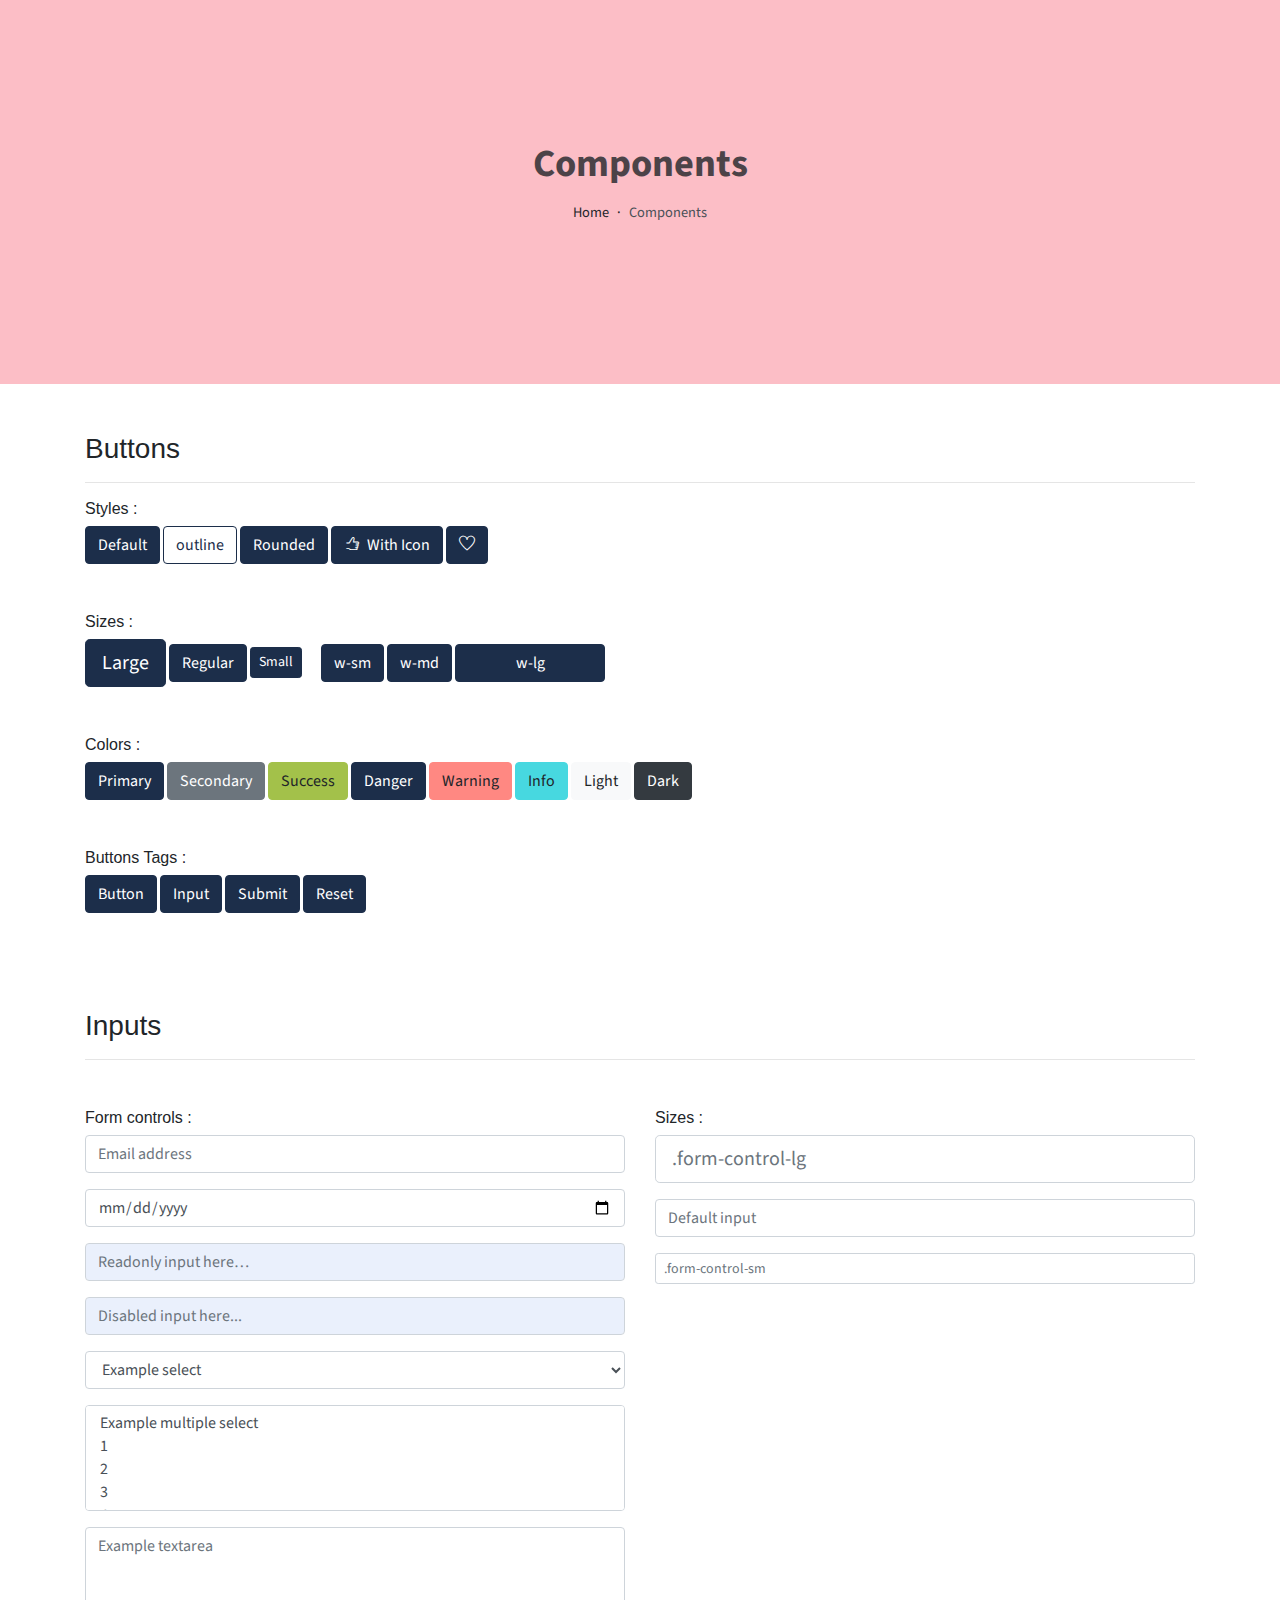
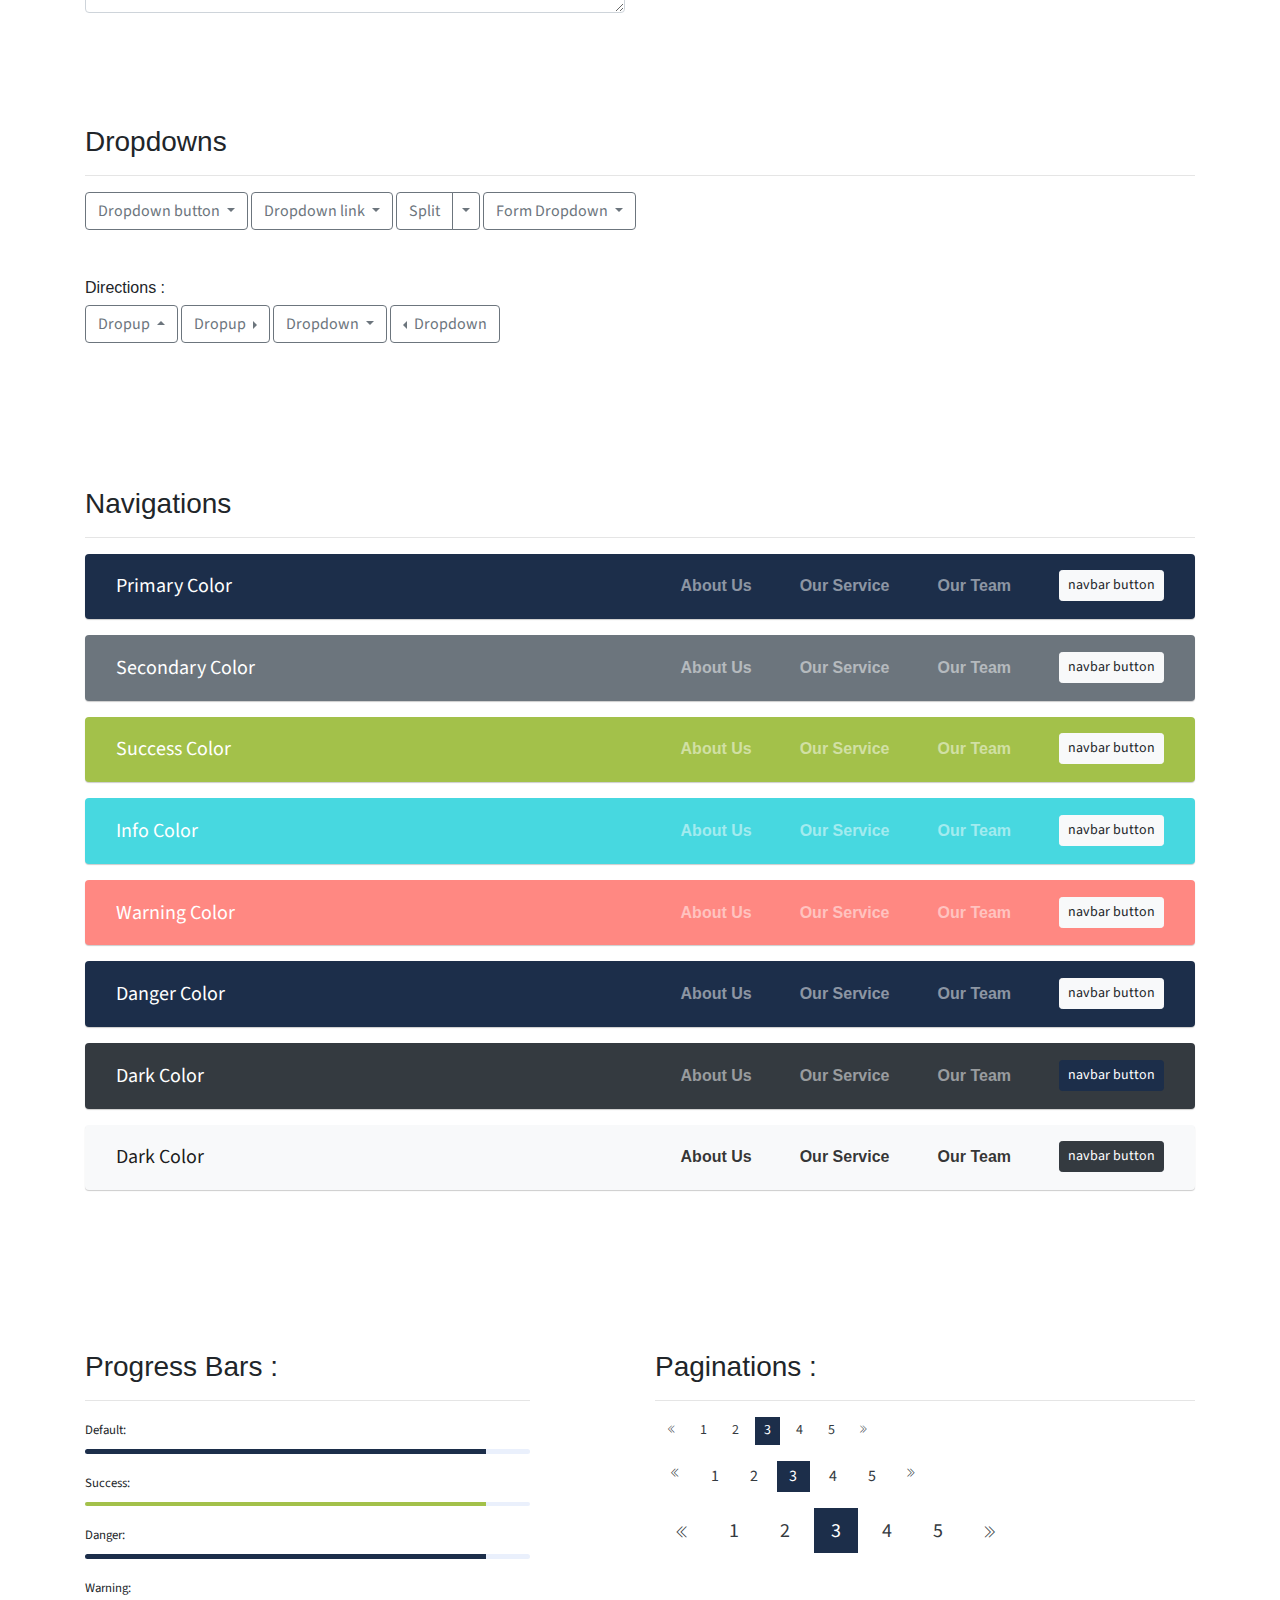
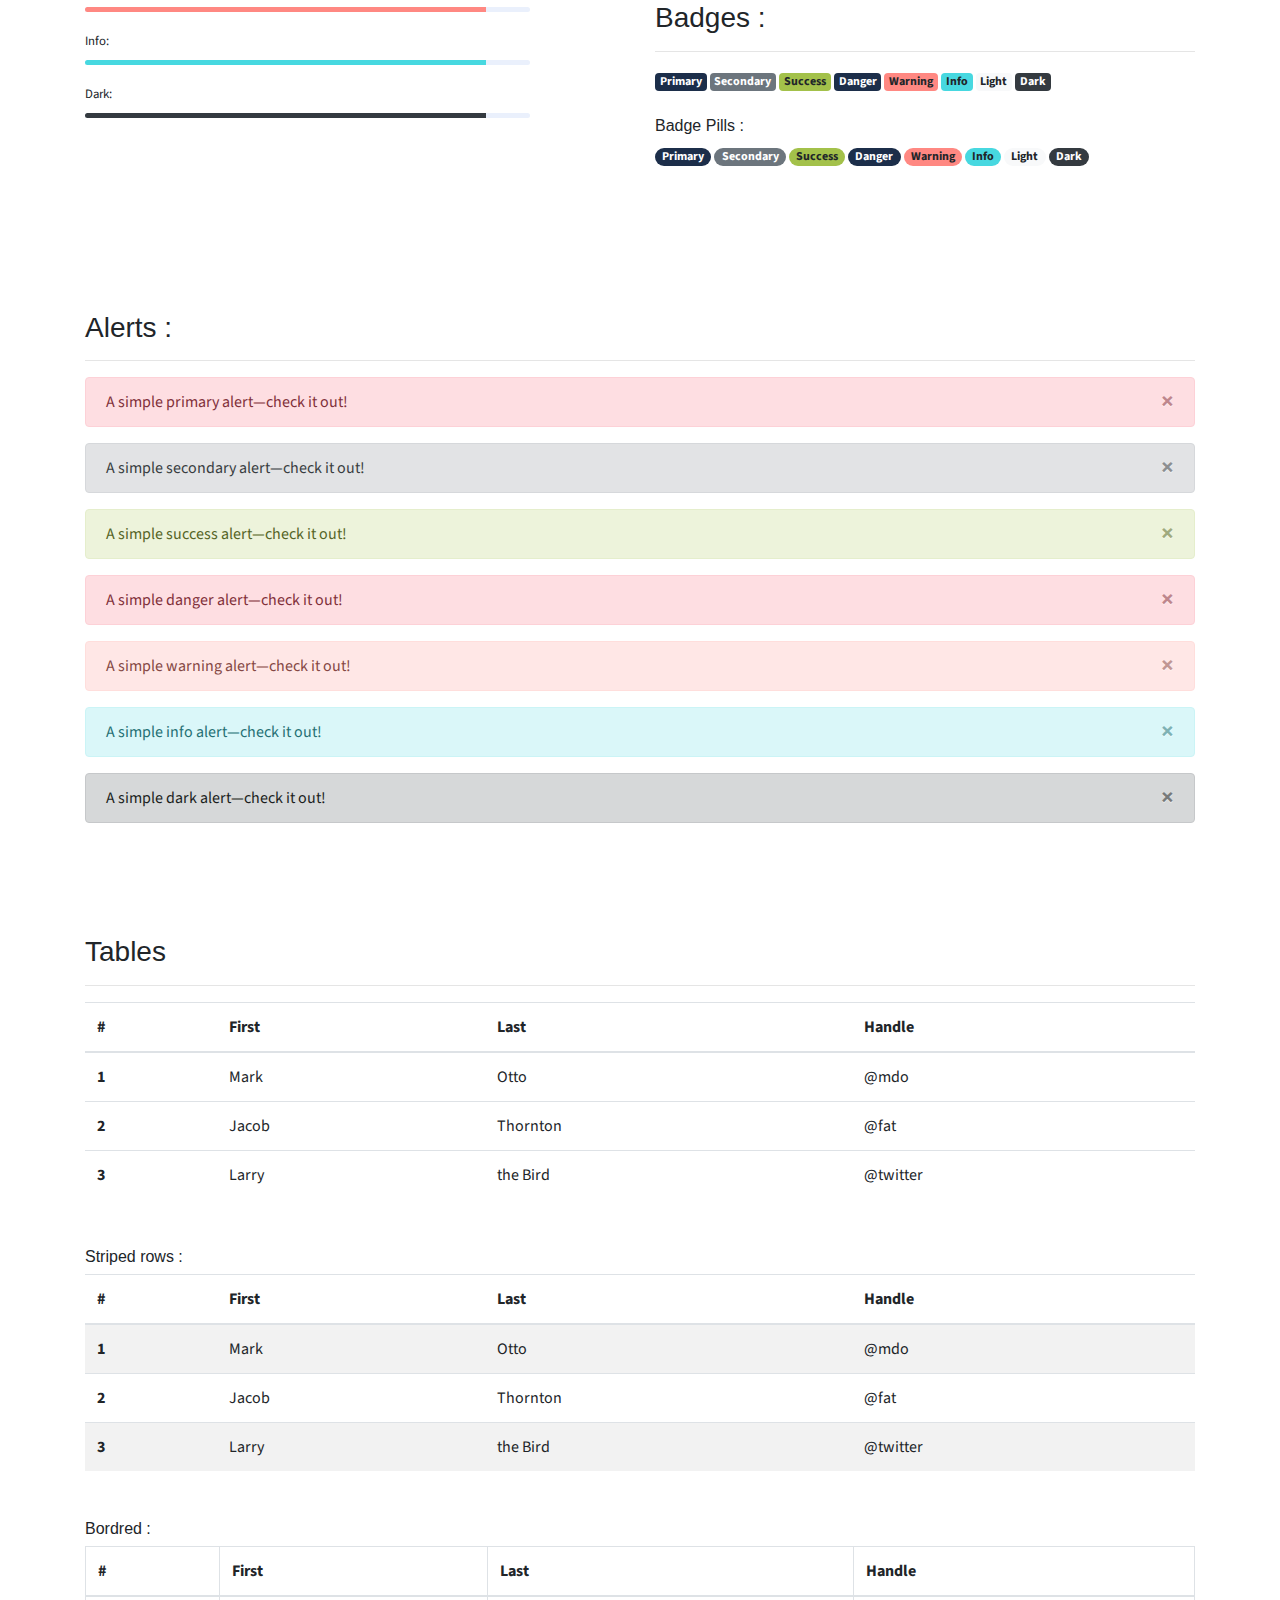
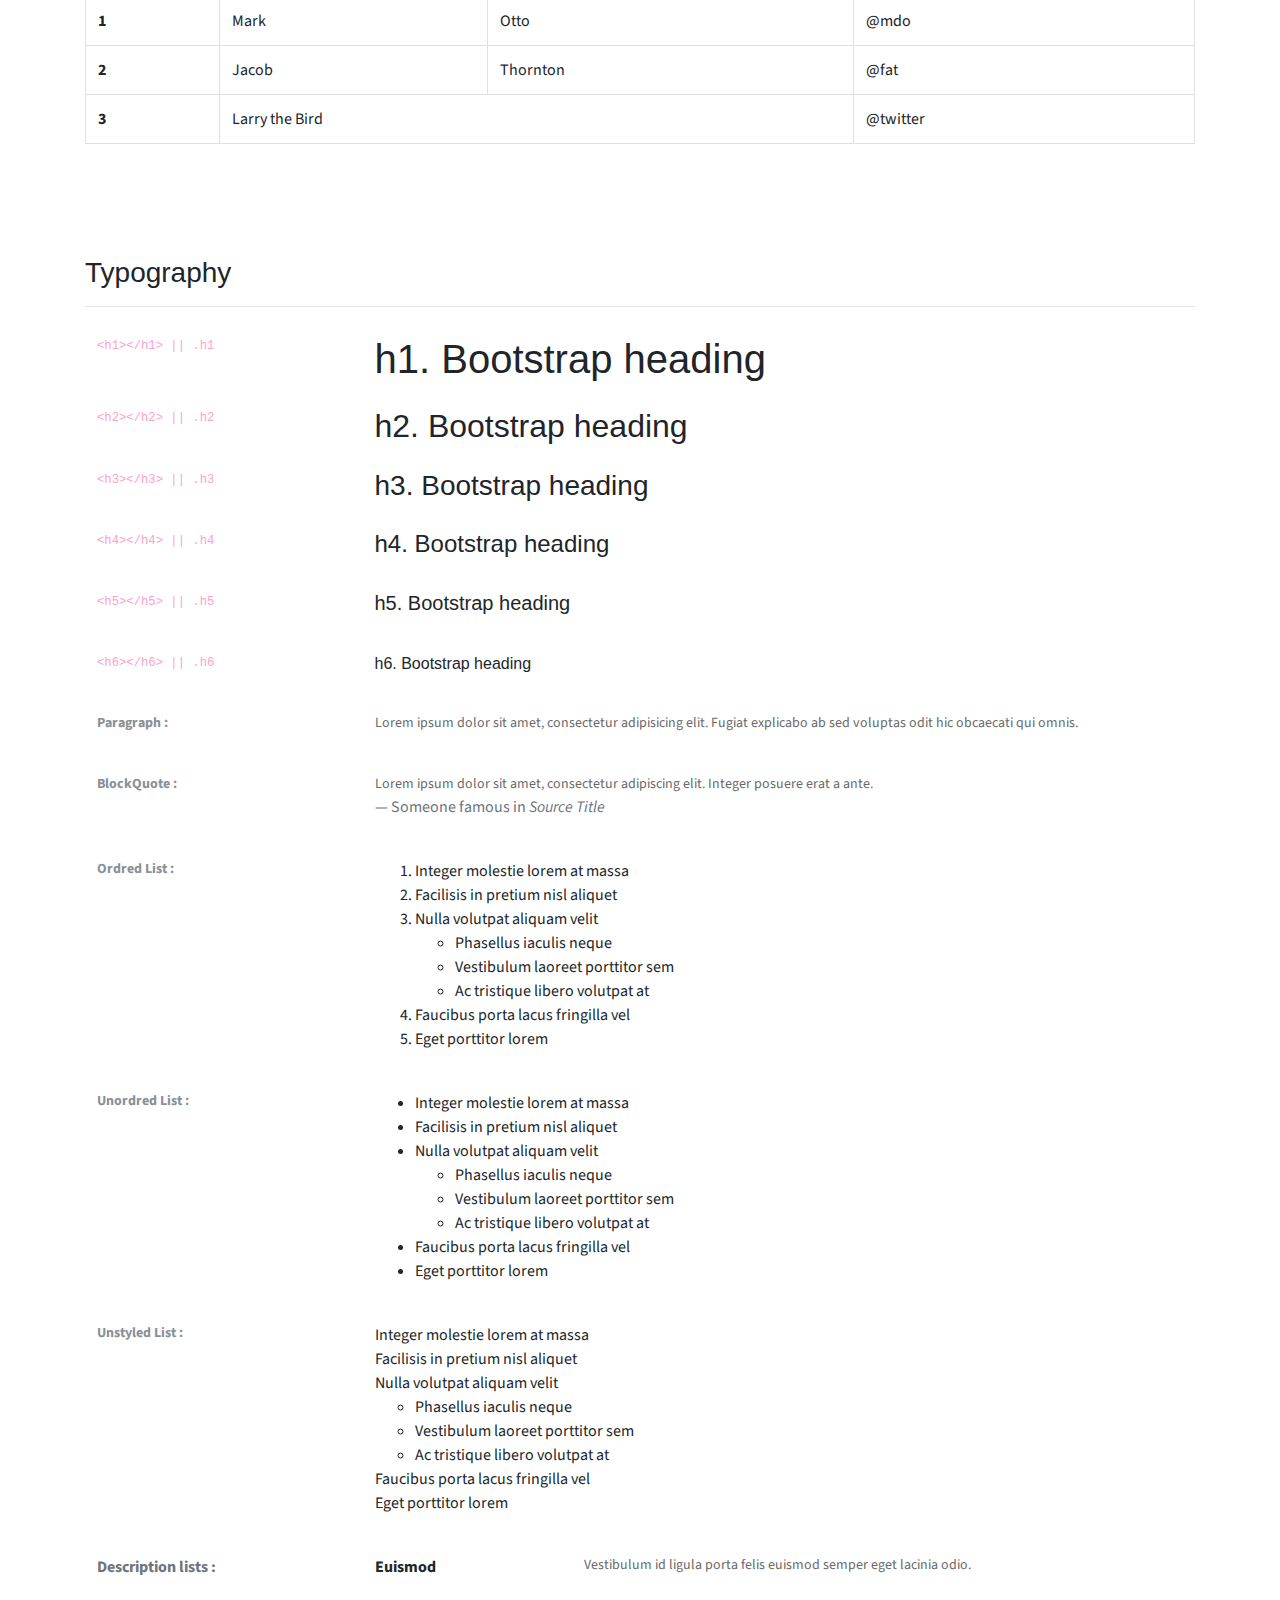
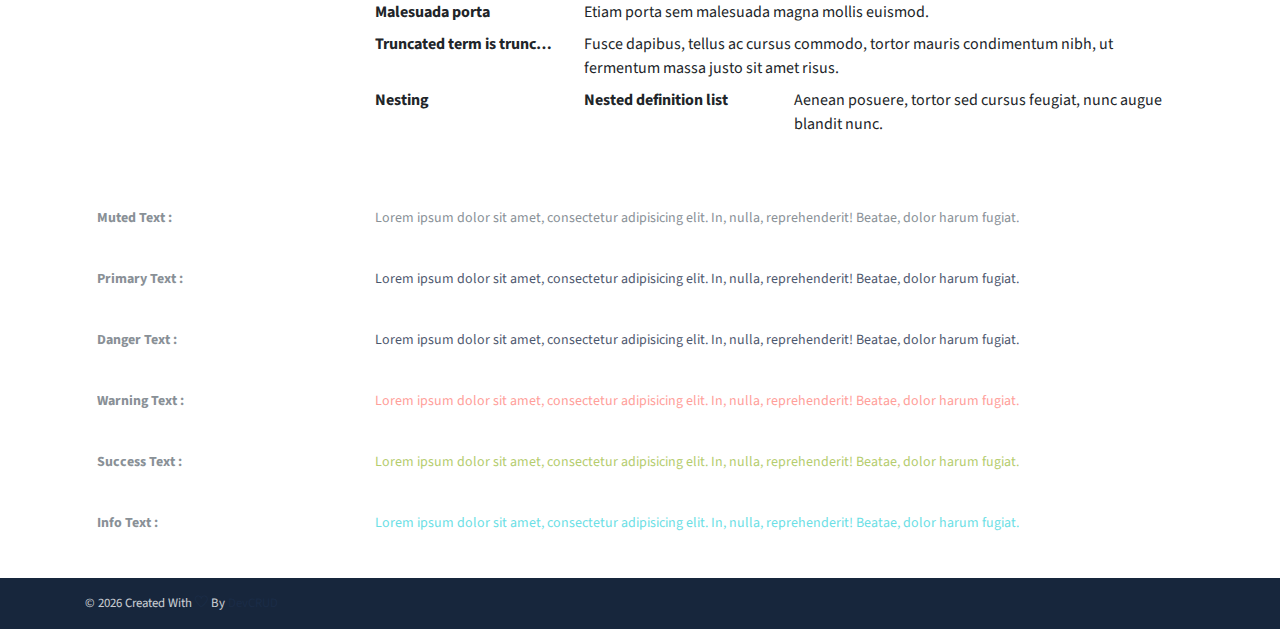
<file: components.html>
<!DOCTYPE html>
<html lang="en">
<head>
   <meta charset="utf-8">
   <meta name="viewport" content="width=device-width, initial-scale=1, shrink-to-fit=no">
   <meta name="description" content="Start your development with JohnDoe landing page.">
   <meta name="author" content="Devcrud">
   <title>JohnDoe Landing page | Components</title>
   <link rel="icon" href="assets/imgs/favicon.png" type="image/png">
   <!-- font icons -->
   <link rel="stylesheet" href="assets/vendors/themify-icons/css/themify-icons.css">
   <!-- Bootstrap + Steller  -->
   <link rel="stylesheet" href="assets/css/johndoe.css">
</head>
<body>

   <!-- Page Header -->
   <header class="header header-mini"> 
      <div class="header-title">Components</div> 
      <nav aria-label="breadcrumb">
         <ol class="breadcrumb">
            <li class="breadcrumb-item"><a href="/">Home</a></li>
            <li class="breadcrumb-item active" aria-current="page">Components</li>
         </ol>
      </nav>
   </header> <!-- End Of Page Header -->

   <!-- main content -->
   <div class="container">

      <!-- Buttons -->
      <h3 class="mt-5">Buttons</h3>
      <hr>
      <h6 class="section-secondary-title">Styles :</h6>
      <button class="btn btn-primary">Default</button>
      <button class="btn btn-outline-primary">outline</button>
      <button class="btn btn-primary rounded">Rounded</button>
      <button class="btn btn-primary rounded"><i class="ti-thumb-up pr-1"></i> With Icon</button>
      <button class="btn btn-primary circle"><i class="ti-heart"></i></button>

      <h6 class="section-secondary-title mt-5">Sizes :</h6>
      <button class="btn btn-primary btn-lg">Large</button>
      <button class="btn btn-primary ">Regular</button>
      <button class="btn btn-primary btn-sm">Small</button>
      <button class="btn btn-primary w-sm ml-3">w-sm</button>
      <button class="btn btn-primary w-md">w-md</button>
      <button class="btn btn-primary w-lg">w-lg</button>

      <h6 class="section-secondary-title mt-5">Colors :</h6>          
      <button type="button" class="btn btn-primary">Primary</button>
      <button type="button" class="btn btn-secondary">Secondary</button>
      <button type="button" class="btn btn-success">Success</button>
      <button type="button" class="btn btn-danger">Danger</button>
      <button type="button" class="btn btn-warning">Warning</button>
      <button type="button" class="btn btn-info">Info</button>
      <button type="button" class="btn btn-light">Light</button>
      <button type="button" class="btn btn-dark">Dark</button>

      <h6 class="section-secondary-title mt-5">Buttons Tags :</h6>
      <button class="btn btn-primary" type="submit">Button</button>
      <input class="btn btn-primary" type="button" value="Input">
      <input class="btn btn-primary" type="submit" value="Submit">
      <input class="btn btn-primary" type="reset" value="Reset">
      
      <!-- devider -->
      <div class="py-5"></div>

      <!-- Inputs -->
      <h3>Inputs</h3>
      <hr>
      <div class="row mt-5">
         <div class="col-md-6">
            <h6 class="section-secondary-title">Form controls :</h6>        
            <div class="form-group">
               <input type="email" class="form-control" id="exampleFormControlInput1" placeholder="Email address">
            </div>
            <div class="form-group">
               <input type="date" class="form-control" id="exampleFormControlInput1" placeholder="Date">
            </div>
            <div class="form-group">
               <input class="form-control" type="text" placeholder="Readonly input here…" readonly>
            </div>
            <div class="form-group">
               <input class="form-control" id="disabledInput" type="text" placeholder="Disabled input here..." disabled>
            </div>
            <div class="form-group">
               <select class="form-control" id="exampleFormControlSelect1">
                  <option>Example select</option>
                  <option>1</option>
                  <option>2</option>
                  <option>3</option>
                  <option>4</option>
                  <option>5</option>
               </select>
            </div>
            <div class="form-group">
               <select multiple class="form-control" id="exampleFormControlSelect2">
                  <option>Example multiple select</option>
                  <option>1</option>
                  <option>2</option>
                  <option>3</option>
                  <option>4</option>
                  <option>5</option>
               </select>
            </div>
            <div class="form-group">
               <textarea class="form-control" id="exampleFormControlTextarea1" rows="3" placeholder="Example textarea"></textarea>
            </div>
         </div>
         <div class="col-md-6">
            <h6 class="section-secondary-title">Sizes :</h6>    
            <div class="form-group">
               <input class="form-control form-control-lg" type="text" placeholder=".form-control-lg">             
            </div>
            <div class="form-group">
               <input class="form-control" type="text" placeholder="Default input">
            </div>
            <div class="form-group">
               <input class="form-control form-control-sm" type="text" placeholder=".form-control-sm"> 
            </div>
         </div>
      </div> <!-- end of inputs -->   

      <!-- devider -->
      <div class="py-5"></div>             

      <!-- Dropdowns -->
      <h3 class="components-section-title font-weight-normal">Dropdowns</h3>
      <hr>
      <div class="dropdown d-inline-block">
         <button class="btn btn-outline-secondary dropdown-toggle" type="button" id="dropdownMenuButton" data-toggle="dropdown" aria-haspopup="true" aria-expanded="false">
         Dropdown button
         </button>
         <div class="dropdown-menu" aria-labelledby="dropdownMenuButton">
         <a class="dropdown-item" href="#">Action</a>
         <a class="dropdown-item" href="#">Another action</a>
         <a class="dropdown-item" href="#">Something else here</a>
         </div>
      </div>
      <div class="dropdown d-inline-block">
         <a class="btn btn-outline-secondary dropdown-toggle" href="#" role="button" id="dropdownMenuLink" data-toggle="dropdown" aria-haspopup="true" aria-expanded="false">
            Dropdown link
         </a>
         <div class="dropdown-menu" aria-labelledby="dropdownMenuLink">
            <a class="dropdown-item" href="#">Action</a>
            <a class="dropdown-item" href="#">Another action</a>
            <a class="dropdown-item" href="#">Something else here</a>
         </div>
      </div>
      <div class="btn-group">
         <button type="button" class="btn btn-outline-secondary">Split</button>
         <button type="button" class="btn btn-outline-secondary dropdown-toggle dropdown-toggle-split" data-toggle="dropdown" aria-haspopup="true" aria-expanded="false">
         <span class="sr-only">Toggle Dropdown</span>
         </button>
         <div class="dropdown-menu">
            <a class="dropdown-item" href="#">Action</a>
            <a class="dropdown-item" href="#">Another action</a>
            <a class="dropdown-item" href="#">Something else here</a>
            <div class="dropdown-divider"></div>
            <a class="dropdown-item" href="#">Separated link</a>
         </div>
      </div>
      <div class="btn-group">
         <button class="btn btn-outline-secondary dropdown-toggle" type="button" id="dropdownMenuButton" data-toggle="dropdown" aria-haspopup="true" aria-expanded="false">
            Form Dropdown
         </button>
         <div class="dropdown-menu form">
            <form class="px-4 py-3">
               <div class="form-group">
                  <input type="email" class="form-control" id="exampleDropdownFormEmail1" placeholder="email@example.com">
               </div>
               <div class="form-group">
                  <input type="password" class="form-control" id="exampleDropdownFormPassword1" placeholder="Password">
               </div>
               <div class="form-check mb-3">
                  <input type="checkbox" class="form-check-input" id="dropdownCheck">
                  <label class="form-check-label" for="dropdownCheck">
                     Remember me
                  </label>
               </div>
               <button type="submit" class="btn btn-primary btn-block">Sign in</button>
            </form>
            <div class="dropdown-divider"></div>
            <a class="dropdown-item" href="#"><small>New around here? Sign up</small></a>
            <a class="dropdown-item" href="#"><small>Forgot password?</small></a>
         </div>
      </div>       
      <h6 class="section-secondary-title mt-5">Directions :</h6>  
      <div class="btn-group dropup">
         <button type="button" class="btn btn-outline-secondary dropdown-toggle" data-toggle="dropdown" aria-haspopup="true" aria-expanded="false">
            Dropup
         </button>
         <div class="dropdown-menu">
            <a class="dropdown-item" href="#">Action</a>
            <a class="dropdown-item" href="#">Another action</a>
            <a class="dropdown-item" href="#">Something else here</a>
            <div class="dropdown-divider"></div>
            <a class="dropdown-item" href="#">Separated link</a>
         </div>
      </div>
      <div class="btn-group dropright">
         <button type="button" class="btn btn-outline-secondary dropdown-toggle" data-toggle="dropdown" aria-haspopup="true" aria-expanded="false">
            Dropup
         </button>
         <div class="dropdown-menu">
            <a class="dropdown-item" href="#">Action</a>
            <a class="dropdown-item" href="#">Another action</a>
            <a class="dropdown-item" href="#">Something else here</a>
            <div class="dropdown-divider"></div>
            <a class="dropdown-item" href="#">Separated link</a>
         </div>
      </div>
      <div class="btn-group">
         <button type="button" class="btn btn-outline-secondary dropdown-toggle" data-toggle="dropdown" aria-haspopup="true" aria-expanded="false">
            Dropdown
         </button>
         <div class="dropdown-menu">
            <a class="dropdown-item" href="#">Action</a>
            <a class="dropdown-item" href="#">Another action</a>
            <a class="dropdown-item" href="#">Something else here</a>
            <div class="dropdown-divider"></div>
            <a class="dropdown-item" href="#">Separated link</a>
         </div>
      </div>
      <div class="btn-group dropleft">
         <button type="button" class="btn btn-outline-secondary dropdown-toggle" data-toggle="dropdown" aria-haspopup="true" aria-expanded="false">
            Dropdown
         </button>
         <div class="dropdown-menu">
            <a class="dropdown-item" href="#">Action</a>
            <a class="dropdown-item" href="#">Another action</a>
            <a class="dropdown-item" href="#">Something else here</a>
            <div class="dropdown-divider"></div>
            <a class="dropdown-item" href="#">Separated link</a>
         </div>
      </div> <!-- end of Dropdowns -->  

      <!-- devider -->
      <div class="py-5"></div>   

      <!-- navbars -->
      <h3 class="components-section-title font-weight-normal mt-5">Navigations</h3>
      <hr>
      <nav class="navbar navbar-expand-sm navbar-dark bg-primary rounded shadow mb-3">
         <div class="container">
            <a class="navbar-brand" href="#">Primary Color</a>
            <button class="navbar-toggler ml-auto" type="button" data-toggle="collapse" data-target="#navbarSupportedContent" aria-controls="navbarSupportedContent" aria-expanded="false" aria-label="Toggle navigation">
            <span class="navbar-toggler-icon"></span>
            </button>
            <div class="collapse navbar-collapse" id="navbarSupportedContent">
               <ul class="navbar-nav ml-auto"> 
                  <li class="nav-item">
                     <a class="nav-link" href="#about">About Us</a>
                  </li>
                  <li class="nav-item">
                     <a class="nav-link" href="#service">Our Service</a>
                  </li>
                  <li class="nav-item">
                     <a class="nav-link" href="#team">Our Team</a>
                  </li>
                  <li class="nav-item">
                     <a href="#book-table" class="ml-4 mt-1 btn btn-light btn-sm">navbar button</a>
                  </li>
               </ul>                       
            </div>
         </div>
      </nav>
      <nav class="navbar navbar-expand-sm navbar-dark bg-secondary rounded shadow mb-3">
         <div class="container">
            <a class="navbar-brand" href="#">Secondary Color</a>
            <button class="navbar-toggler ml-auto" type="button" data-toggle="collapse" data-target="#navbarSupportedContent" aria-controls="navbarSupportedContent" aria-expanded="false" aria-label="Toggle navigation">
            <span class="navbar-toggler-icon"></span>
            </button>
            <div class="collapse navbar-collapse" id="navbarSupportedContent">
               <ul class="navbar-nav ml-auto"> 
                  <li class="nav-item">
                     <a class="nav-link" href="#about">About Us</a>
                  </li>
                  <li class="nav-item">
                     <a class="nav-link" href="#service">Our Service</a>
                  </li>
                  <li class="nav-item">
                     <a class="nav-link" href="#team">Our Team</a>
                  </li>
                  <li class="nav-item">
                     <a href="#book-table" class="ml-4 mt-1 btn btn-light btn-sm">navbar button</a>
                  </li>
               </ul>                       
            </div>
         </div>
      </nav>
      <nav class="navbar navbar-expand-sm navbar-dark bg-success rounded shadow mb-3">
         <div class="container">
            <a class="navbar-brand" href="#">Success Color</a>
            <button class="navbar-toggler ml-auto" type="button" data-toggle="collapse" data-target="#navbarSupportedContent" aria-controls="navbarSupportedContent" aria-expanded="false" aria-label="Toggle navigation">
            <span class="navbar-toggler-icon"></span>
            </button>
            <div class="collapse navbar-collapse" id="navbarSupportedContent">
               <ul class="navbar-nav ml-auto"> 
                  <li class="nav-item">
                     <a class="nav-link" href="#about">About Us</a>
                  </li>
                  <li class="nav-item">
                     <a class="nav-link" href="#service">Our Service</a>
                  </li>
                  <li class="nav-item">
                     <a class="nav-link" href="#team">Our Team</a>
                  </li>
                  <li class="nav-item">
                     <a href="#book-table" class="ml-4 mt-1 btn btn-light btn-sm">navbar button</a>
                  </li>
               </ul>                       
            </div>
         </div>
      </nav>
      <nav class="navbar navbar-expand-sm navbar-dark bg-info rounded shadow mb-3">
         <div class="container">
            <a class="navbar-brand" href="#">Info Color</a>
            <button class="navbar-toggler ml-auto" type="button" data-toggle="collapse" data-target="#navbarSupportedContent" aria-controls="navbarSupportedContent" aria-expanded="false" aria-label="Toggle navigation">
            <span class="navbar-toggler-icon"></span>
            </button>
            <div class="collapse navbar-collapse" id="navbarSupportedContent">
               <ul class="navbar-nav ml-auto"> 
                  <li class="nav-item">
                     <a class="nav-link" href="#about">About Us</a>
                  </li>
                  <li class="nav-item">
                     <a class="nav-link" href="#service">Our Service</a>
                  </li>
                  <li class="nav-item">
                     <a class="nav-link" href="#team">Our Team</a>
                  </li>
                  <li class="nav-item">
                     <a href="#book-table" class="ml-4 mt-1 btn btn-light btn-sm">navbar button</a>
                  </li>
               </ul>                       
            </div>
         </div>
      </nav>
      <nav class="navbar navbar-expand-sm navbar-dark bg-warning rounded shadow mb-3">
         <div class="container">
            <a class="navbar-brand" href="#">Warning Color</a>
            <button class="navbar-toggler ml-auto" type="button" data-toggle="collapse" data-target="#navbarSupportedContent" aria-controls="navbarSupportedContent" aria-expanded="false" aria-label="Toggle navigation">
            <span class="navbar-toggler-icon"></span>
            </button>
            <div class="collapse navbar-collapse" id="navbarSupportedContent">
               <ul class="navbar-nav ml-auto"> 
                  <li class="nav-item">
                     <a class="nav-link" href="#about">About Us</a>
                  </li>
                  <li class="nav-item">
                     <a class="nav-link" href="#service">Our Service</a>
                  </li>
                  <li class="nav-item">
                     <a class="nav-link" href="#team">Our Team</a>
                  </li>
                  <li class="nav-item">
                     <a href="#book-table" class="ml-4 mt-1 btn btn-light btn-sm">navbar button</a>
                  </li>
               </ul>                       
            </div>
         </div>
      </nav>
      <nav class="navbar navbar-expand-sm navbar-dark bg-danger rounded shadow mb-3">
         <div class="container">
            <a class="navbar-brand" href="#">Danger Color</a>
            <button class="navbar-toggler ml-auto" type="button" data-toggle="collapse" data-target="#navbarSupportedContent" aria-controls="navbarSupportedContent" aria-expanded="false" aria-label="Toggle navigation">
            <span class="navbar-toggler-icon"></span>
            </button>
            <div class="collapse navbar-collapse" id="navbarSupportedContent">
               <ul class="navbar-nav ml-auto"> 
                  <li class="nav-item">
                     <a class="nav-link" href="#about">About Us</a>
                  </li>
                  <li class="nav-item">
                     <a class="nav-link" href="#service">Our Service</a>
                  </li>
                  <li class="nav-item">
                     <a class="nav-link" href="#team">Our Team</a>
                  </li>
                  <li class="nav-item">
                     <a href="#book-table" class="ml-4 mt-1 btn btn-light btn-sm">navbar button</a>
                  </li>
               </ul>                       
            </div>
         </div>
      </nav>
      <nav class="navbar navbar-expand-sm navbar-dark bg-dark rounded shadow mb-3">
         <div class="container">
            <a class="navbar-brand" href="#">Dark Color</a>
            <button class="navbar-toggler ml-auto" type="button" data-toggle="collapse" data-target="#navbarSupportedContent" aria-controls="navbarSupportedContent" aria-expanded="false" aria-label="Toggle navigation">
            <span class="navbar-toggler-icon"></span>
            </button>
            <div class="collapse navbar-collapse" id="navbarSupportedContent">
               <ul class="navbar-nav ml-auto"> 
                  <li class="nav-item">
                     <a class="nav-link" href="#about">About Us</a>
                  </li>
                  <li class="nav-item">
                     <a class="nav-link" href="#service">Our Service</a>
                  </li>
                  <li class="nav-item">
                     <a class="nav-link" href="#team">Our Team</a>
                  </li>
                  <li class="nav-item">
                     <a href="#book-table" class="ml-4 mt-1 btn btn-primary btn-sm">navbar button</a>
                  </li>
               </ul>                       
            </div>
         </div>
      </nav>
      <nav class="navbar navbar-expand-sm navbar-light bg-light rounded shadow mb-3">
         <div class="container">
            <a class="navbar-brand" href="#">Dark Color</a>
            <button class="navbar-toggler ml-auto" type="button" data-toggle="collapse" data-target="#navbarSupportedContent" aria-controls="navbarSupportedContent" aria-expanded="false" aria-label="Toggle navigation">
            <span class="navbar-toggler-icon"></span>
            </button>
            <div class="collapse navbar-collapse" id="navbarSupportedContent">
               <ul class="navbar-nav ml-auto"> 
                  <li class="nav-item">
                     <a class="nav-link" href="#about">About Us</a>
                  </li>
                  <li class="nav-item">
                     <a class="nav-link" href="#service">Our Service</a>
                  </li>
                  <li class="nav-item">
                     <a class="nav-link" href="#team">Our Team</a>
                  </li>
                  <li class="nav-item">
                     <a href="#book-table" class="ml-4 mt-1 btn btn-dark btn-sm">navbar button</a>
                  </li>
               </ul>                       
            </div>
         </div>
      </nav>
      <!-- End of navbars -->

      <!-- devider -->
      <div class="py-5"></div>   
      
      <!-- progress bars -->
      <div class="row justify-content-between">
         <div class="col-md-5">
            <h3 class="components-section-title font-weight-normal mt-5">Progress Bars :</h3>
            <hr>
            <small>Default: </small>
            <div class="progress mt-2 mb-3">
               <div class="progress-bar" role="progressbar" style="width: 90%" aria-valuenow="25" aria-valuemin="0" aria-valuemax="100"></div>
            </div>
            <small>Success:</small>
            <div class="progress mt-2 mb-3">
               <div class="progress-bar bg-success" role="progressbar" style="width: 90%" aria-valuenow="25" aria-valuemin="0" aria-valuemax="100"></div>
            </div>
            <small>Danger:</small>
            <div class="progress mt-2 mb-3">
               <div class="progress-bar bg-danger" role="progressbar" style="width: 90%" aria-valuenow="25" aria-valuemin="0" aria-valuemax="100"></div>
            </div>
            <small>Warning:</small>
            <div class="progress mt-2 mb-3">
               <div class="progress-bar bg-warning" role="progressbar" style="width: 90%" aria-valuenow="25" aria-valuemin="0" aria-valuemax="100"></div>
            </div>
            <small>Info:</small>
            <div class="progress mt-2 mb-3">
               <div class="progress-bar bg-info" role="progressbar" style="width: 90%" aria-valuenow="25" aria-valuemin="0" aria-valuemax="100"></div>
            </div>
            <small>Dark:</small>
            <div class="progress mt-2 mb-3">
               <div class="progress-bar bg-dark" role="progressbar" style="width: 90%" aria-valuenow="25" aria-valuemin="0" aria-valuemax="100"></div>
            </div>
         </div>
         <div class="col-md-6">
            <h3 class="components-section-title font-weight-normal mt-5">Paginations :</h3>
            <hr>
            <nav aria-label="Page navigation example">
               <ul class="pagination pagination-sm">
                  <li class="page-item"><a class="page-link" href="#"><i class="ti-angle-double-left"></i></a></li>
                  <li class="page-item"><a class="page-link" href="#">1</a></li>
                  <li class="page-item"><a class="page-link" href="#">2</a></li>
                  <li class="page-item active"><a class="page-link" href="#">3</a></li>
                  <li class="page-item"><a class="page-link" href="#">4</a></li>
                  <li class="page-item"><a class="page-link" href="#">5</a></li>
                  <li class="page-item"><a class="page-link" href="#"><i class="ti-angle-double-right"></i></a></li>
               </ul>
            </nav>
            <nav aria-label="Page navigation example">
               <ul class="pagination">
               <li class="page-item"><a class="page-link" href="#"><i class="ti-angle-double-left"></i></a></li>
                  <li class="page-item"><a class="page-link" href="#">1</a></li>
                  <li class="page-item"><a class="page-link" href="#">2</a></li>
                  <li class="page-item active"><a class="page-link" href="#">3</a></li>
                  <li class="page-item"><a class="page-link" href="#">4</a></li>
                  <li class="page-item"><a class="page-link" href="#">5</a></li>
                  <li class="page-item"><a class="page-link" href="#"><i class="ti-angle-double-right"></i></a></li>
               </ul>
            </nav>
            <nav aria-label="Page navigation example">
               <ul class="pagination pagination-lg">
                  <li class="page-item"><a class="page-link" href="#"><i class="ti-angle-double-left"></i></a></li>
                  <li class="page-item"><a class="page-link" href="#">1</a></li>
                  <li class="page-item"><a class="page-link" href="#">2</a></li>
                  <li class="page-item active"><a class="page-link" href="#">3</a></li>
                  <li class="page-item"><a class="page-link" href="#">4</a></li>
                  <li class="page-item"><a class="page-link" href="#">5</a></li>
                  <li class="page-item"><a class="page-link" href="#"><i class="ti-angle-double-right"></i></a></li>
               </ul>
            </nav>

            <!-- Badges -->
            <h3 class="components-section-title font-weight-normal mt-5">Badges :</h3>
            <hr>
            <span class="badge badge-primary">Primary</span>
            <span class="badge badge-secondary">Secondary</span>
            <span class="badge badge-success">Success</span>
            <span class="badge badge-danger">Danger</span>
            <span class="badge badge-warning">Warning</span>
            <span class="badge badge-info">Info</span>
            <span class="badge badge-light">Light</span>
            <span class="badge badge-dark">Dark</span>
            <h6 class="section-secondary-title mt-4 mb-2">Badge Pills :</h6>
            <span class="badge badge-pill badge-primary">Primary</span>
            <span class="badge badge-pill badge-secondary">Secondary</span>
            <span class="badge badge-pill badge-success">Success</span>
            <span class="badge badge-pill badge-danger">Danger</span>
            <span class="badge badge-pill badge-warning">Warning</span>
            <span class="badge badge-pill badge-info">Info</span>
            <span class="badge badge-pill badge-light">Light</span>
            <span class="badge badge-pill badge-dark">Dark</span>
         </div>
      </div> <!-- End of Progress bars -->

      <!-- devider -->
      <div class="py-5"></div>  

      <!-- Alerts -->
      <h3 class="components-section-title font-weight-normal mt-5">Alerts :</h3>
      <hr>
      <div class="alert alert-primary alert-dismissible fade show" role="alert">
         A simple primary alert—check it out!
         <button type="button" class="close" data-dismiss="alert" aria-label="Close">
            <span aria-hidden="true">&times;</span>
         </button>
      </div>
      <div class="alert alert-secondary alert-dismissible fade show" role="alert">
         A simple secondary alert—check it out!
         <button type="button" class="close" data-dismiss="alert" aria-label="Close">
            <span aria-hidden="true">&times;</span>
         </button>
      </div>
      <div class="alert alert-success alert-dismissible fade show" role="alert">
         A simple success alert—check it out!
         <button type="button" class="close" data-dismiss="alert" aria-label="Close">
            <span aria-hidden="true">&times;</span>
         </button>
      </div>
      <div class="alert alert-danger alert-dismissible fade show" role="alert">
         A simple danger alert—check it out!
         <button type="button" class="close" data-dismiss="alert" aria-label="Close">
            <span aria-hidden="true">&times;</span>
         </button>
      </div>
      <div class="alert alert-warning alert-dismissible fade show" role="alert">
         A simple warning alert—check it out!
         <button type="button" class="close" data-dismiss="alert" aria-label="Close">
            <span aria-hidden="true">&times;</span>
         </button>
      </div>
      <div class="alert alert-info alert-dismissible fade show" role="alert">
         A simple info alert—check it out!
         <button type="button" class="close" data-dismiss="alert" aria-label="Close">
            <span aria-hidden="true">&times;</span>
         </button>
      </div>
      <div class="alert alert-dark alert-dismissible fade show" role="alert">
         A simple dark alert—check it out!
         <button type="button" class="close" data-dismiss="alert" aria-label="Close">
            <span aria-hidden="true">&times;</span>
         </button>
      </div>
      <!-- end of alerts -->

      <!-- devider -->
      <div class="py-5"></div> 
   
      <!-- tables -->
      <h3 class="components-section-title">Tables</h3>
      <hr>
      <table class="table">
         <thead>
            <tr>
               <th scope="col">#</th>
               <th scope="col">First</th>
               <th scope="col">Last</th>
               <th scope="col">Handle</th>
            </tr>
         </thead>
         <tbody>
            <tr>
               <th scope="row">1</th>
               <td>Mark</td>
               <td>Otto</td>
               <td>@mdo</td>
            </tr>
            <tr>
               <th scope="row">2</th>
               <td>Jacob</td>
               <td>Thornton</td>
               <td>@fat</td>
            </tr>
            <tr>
               <th scope="row">3</th>
               <td>Larry</td>
               <td>the Bird</td>
               <td>@twitter</td>
            </tr>
         </tbody>
      </table>

      <h6 class="section-secondary-title mt-5">Striped rows :</h6>
      <table class="table table-striped">
         <thead>
            <tr>
               <th scope="col">#</th>
               <th scope="col">First</th>
               <th scope="col">Last</th>
               <th scope="col">Handle</th>
            </tr>
         </thead>
         <tbody>
            <tr>
               <th scope="row">1</th>
               <td>Mark</td>
               <td>Otto</td>
               <td>@mdo</td>
            </tr>
            <tr>
               <th scope="row">2</th>
               <td>Jacob</td>
               <td>Thornton</td>
               <td>@fat</td>
            </tr>
            <tr>
               <th scope="row">3</th>
               <td>Larry</td>
               <td>the Bird</td>
               <td>@twitter</td>
            </tr>
         </tbody>
      </table>

      <h6 class="section-secondary-title mt-5">Bordred :</h6>
      <table class="table table-bordered">
         <thead>
            <tr>
               <th scope="col">#</th>
               <th scope="col">First</th>
               <th scope="col">Last</th>
               <th scope="col">Handle</th>
            </tr>
         </thead>
         <tbody>
            <tr>
               <th scope="row">1</th>
               <td>Mark</td>
               <td>Otto</td>
               <td>@mdo</td>
            </tr>
            <tr>
               <th scope="row">2</th>
               <td>Jacob</td>
               <td>Thornton</td>
               <td>@fat</td>
            </tr>
            <tr>
               <th scope="row">3</th>
               <td colspan="2">Larry the Bird</td>
               <td>@twitter</td>
            </tr>
         </tbody>
      </table>
      <!-- end of tables -->

      <!-- devider -->
      <div class="py-5"></div> 

      <!-- typography -->
      <h3 class="components-section-title">Typography</h3>
      <hr>
     
      <table class="table table-borderless v-align-center">
         <tbody>
            <tr>
               <td>
                  <p><code class="highlighter-rouge">&lt;h1&gt;&lt;/h1&gt; || .h1</code></p>
               </td>
               <td class="w-75"><span class="h1">h1. Bootstrap heading</span></td>
            </tr>
            <tr>
               <td>
                  <p><code class="highlighter-rouge">&lt;h2&gt;&lt;/h2&gt; || .h2</code></p>
               </td>
               <td><span class="h2">h2. Bootstrap heading</span></td>
            </tr>
            <tr>
               <td>
                  <p><code class="highlighter-rouge">&lt;h3&gt;&lt;/h3&gt; || .h3</code></p>
               </td>
               <td><span class="h3">h3. Bootstrap heading</span></td>
            </tr>
            <tr>
               <td>
                  <p><code class="highlighter-rouge">&lt;h4&gt;&lt;/h4&gt; || .h4</code></p>
               </td>
               <td><span class="h4">h4. Bootstrap heading</span></td>
            </tr>
            <tr>
               <td>
                  <p><code class="highlighter-rouge">&lt;h5&gt;&lt;/h5&gt; || .h5</code></p>
               </td>
               <td><span class="h5">h5. Bootstrap heading</span></td>
            </tr>
            <tr>
               <td>
                  <p><code class="highlighter-rouge">&lt;h6&gt;&lt;/h6&gt; || .h6</code></p>
               </td>
               <td><span class="h6">h6. Bootstrap heading</span></td>
            </tr>
            <tr>
               <td>
                  <p class="font-weight-bold text-muted">Paragraph :</p>
               </td>
               <td><p>Lorem ipsum dolor sit amet, consectetur adipisicing elit. Fugiat explicabo ab sed voluptas odit hic obcaecati qui omnis.</p></td>
            </tr>
            <tr>
               <td>
                  <p class="font-weight-bold text-muted">BlockQuote :</p>
               </td>
               <td>
                  <blockquote class="blockquote">
                     <p class="mb-0">Lorem ipsum dolor sit amet, consectetur adipiscing elit. Integer posuere erat a ante.</p>
                     <footer class="blockquote-footer">Someone famous in <cite title="Source Title">Source Title</cite></footer>
                  </blockquote>
               </td>
            </tr>

            
            <tr>
               <td><p class="font-weight-bold text-muted">Ordred List :</p></td>
               <td>
                  <ol>
                     <li>Integer molestie lorem at massa</li>
                     <li>Facilisis in pretium nisl aliquet</li>
                     <li>Nulla volutpat aliquam velit
                        <ul>
                           <li>Phasellus iaculis neque</li>
                           <li>Vestibulum laoreet porttitor sem</li>
                           <li>Ac tristique libero volutpat at</li>
                        </ul>
                     </li>
                     <li>Faucibus porta lacus fringilla vel</li>
                     <li>Eget porttitor lorem</li>
                  </ol>
               </td>
            </tr>
            <tr>
               <td><p class="font-weight-bold text-muted">Unordred List :</p></td>
               <td>
                  <ul >
                     <li>Integer molestie lorem at massa</li>
                     <li>Facilisis in pretium nisl aliquet</li>
                     <li>Nulla volutpat aliquam velit
                        <ul>
                           <li>Phasellus iaculis neque</li>
                           <li>Vestibulum laoreet porttitor sem</li>
                           <li>Ac tristique libero volutpat at</li>
                        </ul>
                     </li>
                     <li>Faucibus porta lacus fringilla vel</li>
                     <li>Eget porttitor lorem</li>
                  </ul>
               </td>
            </tr>
            <tr>
               <td><p class="font-weight-bold text-muted">Unstyled List :</p></td>
               <td>
                  <ul class="list-unstyled">
                     <li>Integer molestie lorem at massa</li>
                     <li>Facilisis in pretium nisl aliquet</li>
                     <li>Nulla volutpat aliquam velit
                        <ul>
                           <li>Phasellus iaculis neque</li>
                           <li>Vestibulum laoreet porttitor sem</li>
                           <li>Ac tristique libero volutpat at</li>
                        </ul>
                     </li>
                     <li>Faucibus porta lacus fringilla vel</li>
                     <li>Eget porttitor lorem</li>
                  </ul>
               </td>
            </tr>
            <tr>
               <td class="font-weight-bold text-muted">Description lists : </td>
               <td>
                  <dl class="row">
                     <dt class="col-sm-3">Euismod</dt>
                     <dd class="col-sm-9">
                        <p>Vestibulum id ligula porta felis euismod semper eget lacinia odio.</p>
                     </dd>

                     <dt class="col-sm-3">Malesuada porta</dt>
                     <dd class="col-sm-9">Etiam porta sem malesuada magna mollis euismod.</dd>

                     <dt class="col-sm-3 text-truncate">Truncated term is truncated</dt>
                     <dd class="col-sm-9">Fusce dapibus, tellus ac cursus commodo, tortor mauris condimentum nibh, ut fermentum massa justo sit amet risus.</dd>

                     <dt class="col-sm-3">Nesting</dt>
                     <dd class="col-sm-9">
                        <dl class="row">
                           <dt class="col-sm-4">Nested definition list</dt>
                           <dd class="col-sm-8">Aenean posuere, tortor sed cursus feugiat, nunc augue blandit nunc.</dd>
                        </dl>
                     </dd>
                  </dl>
               </td>
            </tr>
            <tr>
               <td>
                  <p class="font-weight-bold text-muted">Muted Text :</p>
               </td>
               <td>
                  <p class="text-muted">Lorem ipsum dolor sit amet, consectetur adipisicing elit. In, nulla, reprehenderit! Beatae, dolor harum fugiat.</p>
               </td>
            </tr>
            <tr>
               <td>
                  <p class="font-weight-bold text-muted">Primary Text :</p>
               </td>
               <td>
                  <p class="text-primary">Lorem ipsum dolor sit amet, consectetur adipisicing elit. In, nulla, reprehenderit! Beatae, dolor harum fugiat.</p>
               </td>
            </tr>
            <tr>
               <td>
                  <p class="font-weight-bold text-muted">Danger Text :</p>
               </td>
               <td>
                  <p class="text-danger">Lorem ipsum dolor sit amet, consectetur adipisicing elit. In, nulla, reprehenderit! Beatae, dolor harum fugiat.</p>
               </td>
            </tr>
            <tr>
               <td>
                  <p class="font-weight-bold text-muted">Warning Text :</p>
               </td>
               <td>
                  <p class="text-warning">Lorem ipsum dolor sit amet, consectetur adipisicing elit. In, nulla, reprehenderit! Beatae, dolor harum fugiat.</p>
               </td>
            </tr>
            <tr>
               <td>
                  <p class="font-weight-bold text-muted">Success Text :</p>
               </td>
               <td>
                  <p class="text-success">Lorem ipsum dolor sit amet, consectetur adipisicing elit. In, nulla, reprehenderit! Beatae, dolor harum fugiat.</p>
               </td>
            </tr>
            <tr>
               <td>
                  <p class="font-weight-bold text-muted">Info Text :</p>
               </td>
               <td>
                  <p class="text-info">Lorem ipsum dolor sit amet, consectetur adipisicing elit. In, nulla, reprehenderit! Beatae, dolor harum fugiat.</p>
               </td>
            </tr>
         </tbody>
      </table>
   </div>
   <!-- end of typography -->

   <!-- Page Footer -->
   <footer class="footer py-3">
        <div class="container">
            <p class="small mb-0 text-light">
                &copy; <script>document.write(new Date().getFullYear())</script> Created With <i class="ti-heart text-danger"></i> By <a href="http://devcrud.com" target="_blank"><span class="text-danger" title="Bootstrap 4 Themes and Dashboards">DevCRUD</span></a> 
            </p>
        </div>
    </footer>
   <!-- End of Page Footer -->  
   
   <!-- core  -->
   <script src="assets/vendors/jquery/jquery-3.4.1.js"></script>
   <script src="assets/vendors/bootstrap/bootstrap.bundle.js"></script>

</body>
</html>
</file>
<file: assets/vendors/themify-icons/css/themify-icons.css>
@font-face {
	font-family: 'themify';
	src:url("../fonts/themify.eot?-fvbane");
	src:url("../fonts/themify.eot?#iefix-fvbane") format("embedded-opentype"),
		url("../fonts/themify.woff?-fvbane") format("woff"),
		url("../fonts/themify.ttf?-fvbane") format("truetype"),
		url("../fonts/themify.svg?-fvbane#themify") format("svg");
	font-weight: normal;
	font-style: normal;
}

[class^="ti-"], [class*=" ti-"] {
	font-family: 'themify';
	speak: none;
	font-style: normal;
	font-weight: normal;
	font-variant: normal;
	text-transform: none;
	line-height: 1;

	/* Better Font Rendering =========== */
	-webkit-font-smoothing: antialiased;
	-moz-osx-font-smoothing: grayscale;
}

.ti-wand:before {
	content: "\e600";
}
.ti-volume:before {
	content: "\e601";
}
.ti-user:before {
	content: "\e602";
}
.ti-unlock:before {
	content: "\e603";
}
.ti-unlink:before {
	content: "\e604";
}
.ti-trash:before {
	content: "\e605";
}
.ti-thought:before {
	content: "\e606";
}
.ti-target:before {
	content: "\e607";
}
.ti-tag:before {
	content: "\e608";
}
.ti-tablet:before {
	content: "\e609";
}
.ti-star:before {
	content: "\e60a";
}
.ti-spray:before {
	content: "\e60b";
}
.ti-signal:before {
	content: "\e60c";
}
.ti-shopping-cart:before {
	content: "\e60d";
}
.ti-shopping-cart-full:before {
	content: "\e60e";
}
.ti-settings:before {
	content: "\e60f";
}
.ti-search:before {
	content: "\e610";
}
.ti-zoom-in:before {
	content: "\e611";
}
.ti-zoom-out:before {
	content: "\e612";
}
.ti-cut:before {
	content: "\e613";
}
.ti-ruler:before {
	content: "\e614";
}
.ti-ruler-pencil:before {
	content: "\e615";
}
.ti-ruler-alt:before {
	content: "\e616";
}
.ti-bookmark:before {
	content: "\e617";
}
.ti-bookmark-alt:before {
	content: "\e618";
}
.ti-reload:before {
	content: "\e619";
}
.ti-plus:before {
	content: "\e61a";
}
.ti-pin:before {
	content: "\e61b";
}
.ti-pencil:before {
	content: "\e61c";
}
.ti-pencil-alt:before {
	content: "\e61d";
}
.ti-paint-roller:before {
	content: "\e61e";
}
.ti-paint-bucket:before {
	content: "\e61f";
}
.ti-na:before {
	content: "\e620";
}
.ti-mobile:before {
	content: "\e621";
}
.ti-minus:before {
	content: "\e622";
}
.ti-medall:before {
	content: "\e623";
}
.ti-medall-alt:before {
	content: "\e624";
}
.ti-marker:before {
	content: "\e625";
}
.ti-marker-alt:before {
	content: "\e626";
}
.ti-arrow-up:before {
	content: "\e627";
}
.ti-arrow-right:before {
	content: "\e628";
}
.ti-arrow-left:before {
	content: "\e629";
}
.ti-arrow-down:before {
	content: "\e62a";
}
.ti-lock:before {
	content: "\e62b";
}
.ti-location-arrow:before {
	content: "\e62c";
}
.ti-link:before {
	content: "\e62d";
}
.ti-layout:before {
	content: "\e62e";
}
.ti-layers:before {
	content: "\e62f";
}
.ti-layers-alt:before {
	content: "\e630";
}
.ti-key:before {
	content: "\e631";
}
.ti-import:before {
	content: "\e632";
}
.ti-image:before {
	content: "\e633";
}
.ti-heart:before {
	content: "\e634";
}
.ti-heart-broken:before {
	content: "\e635";
}
.ti-hand-stop:before {
	content: "\e636";
}
.ti-hand-open:before {
	content: "\e637";
}
.ti-hand-drag:before {
	content: "\e638";
}
.ti-folder:before {
	content: "\e639";
}
.ti-flag:before {
	content: "\e63a";
}
.ti-flag-alt:before {
	content: "\e63b";
}
.ti-flag-alt-2:before {
	content: "\e63c";
}
.ti-eye:before {
	content: "\e63d";
}
.ti-export:before {
	content: "\e63e";
}
.ti-exchange-vertical:before {
	content: "\e63f";
}
.ti-desktop:before {
	content: "\e640";
}
.ti-cup:before {
	content: "\e641";
}
.ti-crown:before {
	content: "\e642";
}
.ti-comments:before {
	content: "\e643";
}
.ti-comment:before {
	content: "\e644";
}
.ti-comment-alt:before {
	content: "\e645";
}
.ti-close:before {
	content: "\e646";
}
.ti-clip:before {
	content: "\e647";
}
.ti-angle-up:before {
	content: "\e648";
}
.ti-angle-right:before {
	content: "\e649";
}
.ti-angle-left:before {
	content: "\e64a";
}
.ti-angle-down:before {
	content: "\e64b";
}
.ti-check:before {
	content: "\e64c";
}
.ti-check-box:before {
	content: "\e64d";
}
.ti-camera:before {
	content: "\e64e";
}
.ti-announcement:before {
	content: "\e64f";
}
.ti-brush:before {
	content: "\e650";
}
.ti-briefcase:before {
	content: "\e651";
}
.ti-bolt:before {
	content: "\e652";
}
.ti-bolt-alt:before {
	content: "\e653";
}
.ti-blackboard:before {
	content: "\e654";
}
.ti-bag:before {
	content: "\e655";
}
.ti-move:before {
	content: "\e656";
}
.ti-arrows-vertical:before {
	content: "\e657";
}
.ti-arrows-horizontal:before {
	content: "\e658";
}
.ti-fullscreen:before {
	content: "\e659";
}
.ti-arrow-top-right:before {
	content: "\e65a";
}
.ti-arrow-top-left:before {
	content: "\e65b";
}
.ti-arrow-circle-up:before {
	content: "\e65c";
}
.ti-arrow-circle-right:before {
	content: "\e65d";
}
.ti-arrow-circle-left:before {
	content: "\e65e";
}
.ti-arrow-circle-down:before {
	content: "\e65f";
}
.ti-angle-double-up:before {
	content: "\e660";
}
.ti-angle-double-right:before {
	content: "\e661";
}
.ti-angle-double-left:before {
	content: "\e662";
}
.ti-angle-double-down:before {
	content: "\e663";
}
.ti-zip:before {
	content: "\e664";
}
.ti-world:before {
	content: "\e665";
}
.ti-wheelchair:before {
	content: "\e666";
}
.ti-view-list:before {
	content: "\e667";
}
.ti-view-list-alt:before {
	content: "\e668";
}
.ti-view-grid:before {
	content: "\e669";
}
.ti-uppercase:before {
	content: "\e66a";
}
.ti-upload:before {
	content: "\e66b";
}
.ti-underline:before {
	content: "\e66c";
}
.ti-truck:before {
	content: "\e66d";
}
.ti-timer:before {
	content: "\e66e";
}
.ti-ticket:before {
	content: "\e66f";
}
.ti-thumb-up:before {
	content: "\e670";
}
.ti-thumb-down:before {
	content: "\e671";
}
.ti-text:before {
	content: "\e672";
}
.ti-stats-up:before {
	content: "\e673";
}
.ti-stats-down:before {
	content: "\e674";
}
.ti-split-v:before {
	content: "\e675";
}
.ti-split-h:before {
	content: "\e676";
}
.ti-smallcap:before {
	content: "\e677";
}
.ti-shine:before {
	content: "\e678";
}
.ti-shift-right:before {
	content: "\e679";
}
.ti-shift-left:before {
	content: "\e67a";
}
.ti-shield:before {
	content: "\e67b";
}
.ti-notepad:before {
	content: "\e67c";
}
.ti-server:before {
	content: "\e67d";
}
.ti-quote-right:before {
	content: "\e67e";
}
.ti-quote-left:before {
	content: "\e67f";
}
.ti-pulse:before {
	content: "\e680";
}
.ti-printer:before {
	content: "\e681";
}
.ti-power-off:before {
	content: "\e682";
}
.ti-plug:before {
	content: "\e683";
}
.ti-pie-chart:before {
	content: "\e684";
}
.ti-paragraph:before {
	content: "\e685";
}
.ti-panel:before {
	content: "\e686";
}
.ti-package:before {
	content: "\e687";
}
.ti-music:before {
	content: "\e688";
}
.ti-music-alt:before {
	content: "\e689";
}
.ti-mouse:before {
	content: "\e68a";
}
.ti-mouse-alt:before {
	content: "\e68b";
}
.ti-money:before {
	content: "\e68c";
}
.ti-microphone:before {
	content: "\e68d";
}
.ti-menu:before {
	content: "\e68e";
}
.ti-menu-alt:before {
	content: "\e68f";
}
.ti-map:before {
	content: "\e690";
}
.ti-map-alt:before {
	content: "\e691";
}
.ti-loop:before {
	content: "\e692";
}
.ti-location-pin:before {
	content: "\e693";
}
.ti-list:before {
	content: "\e694";
}
.ti-light-bulb:before {
	content: "\e695";
}
.ti-Italic:before {
	content: "\e696";
}
.ti-info:before {
	content: "\e697";
}
.ti-infinite:before {
	content: "\e698";
}
.ti-id-badge:before {
	content: "\e699";
}
.ti-hummer:before {
	content: "\e69a";
}
.ti-home:before {
	content: "\e69b";
}
.ti-help:before {
	content: "\e69c";
}
.ti-headphone:before {
	content: "\e69d";
}
.ti-harddrives:before {
	content: "\e69e";
}
.ti-harddrive:before {
	content: "\e69f";
}
.ti-gift:before {
	content: "\e6a0";
}
.ti-game:before {
	content: "\e6a1";
}
.ti-filter:before {
	content: "\e6a2";
}
.ti-files:before {
	content: "\e6a3";
}
.ti-file:before {
	content: "\e6a4";
}
.ti-eraser:before {
	content: "\e6a5";
}
.ti-envelope:before {
	content: "\e6a6";
}
.ti-download:before {
	content: "\e6a7";
}
.ti-direction:before {
	content: "\e6a8";
}
.ti-direction-alt:before {
	content: "\e6a9";
}
.ti-dashboard:before {
	content: "\e6aa";
}
.ti-control-stop:before {
	content: "\e6ab";
}
.ti-control-shuffle:before {
	content: "\e6ac";
}
.ti-control-play:before {
	content: "\e6ad";
}
.ti-control-pause:before {
	content: "\e6ae";
}
.ti-control-forward:before {
	content: "\e6af";
}
.ti-control-backward:before {
	content: "\e6b0";
}
.ti-cloud:before {
	content: "\e6b1";
}
.ti-cloud-up:before {
	content: "\e6b2";
}
.ti-cloud-down:before {
	content: "\e6b3";
}
.ti-clipboard:before {
	content: "\e6b4";
}
.ti-car:before {
	content: "\e6b5";
}
.ti-calendar:before {
	content: "\e6b6";
}
.ti-book:before {
	content: "\e6b7";
}
.ti-bell:before {
	content: "\e6b8";
}
.ti-basketball:before {
	content: "\e6b9";
}
.ti-bar-chart:before {
	content: "\e6ba";
}
.ti-bar-chart-alt:before {
	content: "\e6bb";
}
.ti-back-right:before {
	content: "\e6bc";
}
.ti-back-left:before {
	content: "\e6bd";
}
.ti-arrows-corner:before {
	content: "\e6be";
}
.ti-archive:before {
	content: "\e6bf";
}
.ti-anchor:before {
	content: "\e6c0";
}
.ti-align-right:before {
	content: "\e6c1";
}
.ti-align-left:before {
	content: "\e6c2";
}
.ti-align-justify:before {
	content: "\e6c3";
}
.ti-align-center:before {
	content: "\e6c4";
}
.ti-alert:before {
	content: "\e6c5";
}
.ti-alarm-clock:before {
	content: "\e6c6";
}
.ti-agenda:before {
	content: "\e6c7";
}
.ti-write:before {
	content: "\e6c8";
}
.ti-window:before {
	content: "\e6c9";
}
.ti-widgetized:before {
	content: "\e6ca";
}
.ti-widget:before {
	content: "\e6cb";
}
.ti-widget-alt:before {
	content: "\e6cc";
}
.ti-wallet:before {
	content: "\e6cd";
}
.ti-video-clapper:before {
	content: "\e6ce";
}
.ti-video-camera:before {
	content: "\e6cf";
}
.ti-vector:before {
	content: "\e6d0";
}
.ti-themify-logo:before {
	content: "\e6d1";
}
.ti-themify-favicon:before {
	content: "\e6d2";
}
.ti-themify-favicon-alt:before {
	content: "\e6d3";
}
.ti-support:before {
	content: "\e6d4";
}
.ti-stamp:before {
	content: "\e6d5";
}
.ti-split-v-alt:before {
	content: "\e6d6";
}
.ti-slice:before {
	content: "\e6d7";
}
.ti-shortcode:before {
	content: "\e6d8";
}
.ti-shift-right-alt:before {
	content: "\e6d9";
}
.ti-shift-left-alt:before {
	content: "\e6da";
}
.ti-ruler-alt-2:before {
	content: "\e6db";
}
.ti-receipt:before {
	content: "\e6dc";
}
.ti-pin2:before {
	content: "\e6dd";
}
.ti-pin-alt:before {
	content: "\e6de";
}
.ti-pencil-alt2:before {
	content: "\e6df";
}
.ti-palette:before {
	content: "\e6e0";
}
.ti-more:before {
	content: "\e6e1";
}
.ti-more-alt:before {
	content: "\e6e2";
}
.ti-microphone-alt:before {
	content: "\e6e3";
}
.ti-magnet:before {
	content: "\e6e4";
}
.ti-line-double:before {
	content: "\e6e5";
}
.ti-line-dotted:before {
	content: "\e6e6";
}
.ti-line-dashed:before {
	content: "\e6e7";
}
.ti-layout-width-full:before {
	content: "\e6e8";
}
.ti-layout-width-default:before {
	content: "\e6e9";
}
.ti-layout-width-default-alt:before {
	content: "\e6ea";
}
.ti-layout-tab:before {
	content: "\e6eb";
}
.ti-layout-tab-window:before {
	content: "\e6ec";
}
.ti-layout-tab-v:before {
	content: "\e6ed";
}
.ti-layout-tab-min:before {
	content: "\e6ee";
}
.ti-layout-slider:before {
	content: "\e6ef";
}
.ti-layout-slider-alt:before {
	content: "\e6f0";
}
.ti-layout-sidebar-right:before {
	content: "\e6f1";
}
.ti-layout-sidebar-none:before {
	content: "\e6f2";
}
.ti-layout-sidebar-left:before {
	content: "\e6f3";
}
.ti-layout-placeholder:before {
	content: "\e6f4";
}
.ti-layout-menu:before {
	content: "\e6f5";
}
.ti-layout-menu-v:before {
	content: "\e6f6";
}
.ti-layout-menu-separated:before {
	content: "\e6f7";
}
.ti-layout-menu-full:before {
	content: "\e6f8";
}
.ti-layout-media-right-alt:before {
	content: "\e6f9";
}
.ti-layout-media-right:before {
	content: "\e6fa";
}
.ti-layout-media-overlay:before {
	content: "\e6fb";
}
.ti-layout-media-overlay-alt:before {
	content: "\e6fc";
}
.ti-layout-media-overlay-alt-2:before {
	content: "\e6fd";
}
.ti-layout-media-left-alt:before {
	content: "\e6fe";
}
.ti-layout-media-left:before {
	content: "\e6ff";
}
.ti-layout-media-center-alt:before {
	content: "\e700";
}
.ti-layout-media-center:before {
	content: "\e701";
}
.ti-layout-list-thumb:before {
	content: "\e702";
}
.ti-layout-list-thumb-alt:before {
	content: "\e703";
}
.ti-layout-list-post:before {
	content: "\e704";
}
.ti-layout-list-large-image:before {
	content: "\e705";
}
.ti-layout-line-solid:before {
	content: "\e706";
}
.ti-layout-grid4:before {
	content: "\e707";
}
.ti-layout-grid3:before {
	content: "\e708";
}
.ti-layout-grid2:before {
	content: "\e709";
}
.ti-layout-grid2-thumb:before {
	content: "\e70a";
}
.ti-layout-cta-right:before {
	content: "\e70b";
}
.ti-layout-cta-left:before {
	content: "\e70c";
}
.ti-layout-cta-center:before {
	content: "\e70d";
}
.ti-layout-cta-btn-right:before {
	content: "\e70e";
}
.ti-layout-cta-btn-left:before {
	content: "\e70f";
}
.ti-layout-column4:before {
	content: "\e710";
}
.ti-layout-column3:before {
	content: "\e711";
}
.ti-layout-column2:before {
	content: "\e712";
}
.ti-layout-accordion-separated:before {
	content: "\e713";
}
.ti-layout-accordion-merged:before {
	content: "\e714";
}
.ti-layout-accordion-list:before {
	content: "\e715";
}
.ti-ink-pen:before {
	content: "\e716";
}
.ti-info-alt:before {
	content: "\e717";
}
.ti-help-alt:before {
	content: "\e718";
}
.ti-headphone-alt:before {
	content: "\e719";
}
.ti-hand-point-up:before {
	content: "\e71a";
}
.ti-hand-point-right:before {
	content: "\e71b";
}
.ti-hand-point-left:before {
	content: "\e71c";
}
.ti-hand-point-down:before {
	content: "\e71d";
}
.ti-gallery:before {
	content: "\e71e";
}
.ti-face-smile:before {
	content: "\e71f";
}
.ti-face-sad:before {
	content: "\e720";
}
.ti-credit-card:before {
	content: "\e721";
}
.ti-control-skip-forward:before {
	content: "\e722";
}
.ti-control-skip-backward:before {
	content: "\e723";
}
.ti-control-record:before {
	content: "\e724";
}
.ti-control-eject:before {
	content: "\e725";
}
.ti-comments-smiley:before {
	content: "\e726";
}
.ti-brush-alt:before {
	content: "\e727";
}
.ti-youtube:before {
	content: "\e728";
}
.ti-vimeo:before {
	content: "\e729";
}
.ti-twitter:before {
	content: "\e72a";
}
.ti-time:before {
	content: "\e72b";
}
.ti-tumblr:before {
	content: "\e72c";
}
.ti-skype:before {
	content: "\e72d";
}
.ti-share:before {
	content: "\e72e";
}
.ti-share-alt:before {
	content: "\e72f";
}
.ti-rocket:before {
	content: "\e730";
}
.ti-pinterest:before {
	content: "\e731";
}
.ti-new-window:before {
	content: "\e732";
}
.ti-microsoft:before {
	content: "\e733";
}
.ti-list-ol:before {
	content: "\e734";
}
.ti-linkedin:before {
	content: "\e735";
}
.ti-layout-sidebar-2:before {
	content: "\e736";
}
.ti-layout-grid4-alt:before {
	content: "\e737";
}
.ti-layout-grid3-alt:before {
	content: "\e738";
}
.ti-layout-grid2-alt:before {
	content: "\e739";
}
.ti-layout-column4-alt:before {
	content: "\e73a";
}
.ti-layout-column3-alt:before {
	content: "\e73b";
}
.ti-layout-column2-alt:before {
	content: "\e73c";
}
.ti-instagram:before {
	content: "\e73d";
}
.ti-google:before {
	content: "\e73e";
}
.ti-github:before {
	content: "\e73f";
}
.ti-flickr:before {
	content: "\e740";
}
.ti-facebook:before {
	content: "\e741";
}
.ti-dropbox:before {
	content: "\e742";
}
.ti-dribbble:before {
	content: "\e743";
}
.ti-apple:before {
	content: "\e744";
}
.ti-android:before {
	content: "\e745";
}
.ti-save:before {
	content: "\e746";
}
.ti-save-alt:before {
	content: "\e747";
}
.ti-yahoo:before {
	content: "\e748";
}
.ti-wordpress:before {
	content: "\e749";
}
.ti-vimeo-alt:before {
	content: "\e74a";
}
.ti-twitter-alt:before {
	content: "\e74b";
}
.ti-tumblr-alt:before {
	content: "\e74c";
}
.ti-trello:before {
	content: "\e74d";
}
.ti-stack-overflow:before {
	content: "\e74e";
}
.ti-soundcloud:before {
	content: "\e74f";
}
.ti-sharethis:before {
	content: "\e750";
}
.ti-sharethis-alt:before {
	content: "\e751";
}
.ti-reddit:before {
	content: "\e752";
}
.ti-pinterest-alt:before {
	content: "\e753";
}
.ti-microsoft-alt:before {
	content: "\e754";
}
.ti-linux:before {
	content: "\e755";
}
.ti-jsfiddle:before {
	content: "\e756";
}
.ti-joomla:before {
	content: "\e757";
}
.ti-html5:before {
	content: "\e758";
}
.ti-flickr-alt:before {
	content: "\e759";
}
.ti-email:before {
	content: "\e75a";
}
.ti-drupal:before {
	content: "\e75b";
}
.ti-dropbox-alt:before {
	content: "\e75c";
}
.ti-css3:before {
	content: "\e75d";
}
.ti-rss:before {
	content: "\e75e";
}
.ti-rss-alt:before {
	content: "\e75f";
}
</file>
<file: assets/css/johndoe.css>
@charset "UTF-8";
/*!
=========================================================
* JohnDoe Landing page
=========================================================

* Copyright: 2019 DevCRUD (https://devcrud.com)
* Licensed: (https://devcrud.com/licenses)
* Coded by www.devcrud.com

=========================================================

* The above copyright notice and this permission notice shall be included in all copies or substantial portions of the Software.
*/
@import url("https://fonts.googleapis.com/css?family=Source+Sans+Pro:200,200i,300,300i,400,400i,600,600i,700,700i,900,900i&display=swap");
:root {
  --blue: #79A9F5;
  --indigo: #C45F90;
  --purple: #A16AE8;
  --pink: #FC8BC0;
  --red: #1c2e4a;
  --orange: #FF8882;
  --yellow: #FAD02C;
  --green: #A3C14A;
  --teal: #20c997;
  --cyan: #47D8E0;
  --white: #fff;
  --gray: #6c757d;
  --gray-dark: #343a40;
  --primary: #1c2e4a;
  --secondary: #6c757d;
  --success: #A3C14A;
  --info: #47D8E0;
  --warning: #FF8882;
  --danger: #1c2e4a;
  --light: #f8f9fa;
  --dark: #343a40;
  --breakpoint-xs: 0;
  --breakpoint-sm: 576px;
  --breakpoint-md: 768px;
  --breakpoint-lg: 992px;
  --breakpoint-xl: 1200px;
  --font-family-sans-serif: "Source Sans Pro", sans-serif;
  --font-family-monospace: SFMono-Regular, Menlo, Monaco, Consolas, "Liberation Mono", "Courier New", monospace;
}

*,
*::before,
*::after {
  box-sizing: border-box;
}

html {
  font-family: sans-serif;
  line-height: 1.15;
  -webkit-text-size-adjust: 100%;
  -webkit-tap-highlight-color: rgba(0, 0, 0, 0);
}

article, aside, figcaption, figure, footer, header, hgroup, main, nav, section {
  display: block;
}

body {
  margin: 0;
  font-family: "Source Sans Pro", sans-serif;
  font-size: 1rem;
  font-weight: 400;
  line-height: 1.5;
  color: #212529;
  text-align: left;
  background-color: #fff;
}

[tabindex="-1"]:focus {
  outline: 0 !important;
}

hr {
  box-sizing: content-box;
  height: 0;
  overflow: visible;
}

h1, h2, h3, h4, h5, h6 {
  margin-top: 0;
  margin-bottom: 0.5rem;
}

p {
  margin-top: 0;
  margin-bottom: 1rem;
}

abbr[title],
abbr[data-original-title] {
  text-decoration: underline;
  -webkit-text-decoration: underline dotted;
          text-decoration: underline dotted;
  cursor: help;
  border-bottom: 0;
  -webkit-text-decoration-skip-ink: none;
          text-decoration-skip-ink: none;
}

address {
  margin-bottom: 1rem;
  font-style: normal;
  line-height: inherit;
}

ol,
ul,
dl {
  margin-top: 0;
  margin-bottom: 1rem;
}

ol ol,
ul ul,
ol ul,
ul ol {
  margin-bottom: 0;
}

dt {
  font-weight: 700;
}

dd {
  margin-bottom: .5rem;
  margin-left: 0;
}

blockquote {
  margin: 0 0 1rem;
}

b,
strong {
  font-weight: bolder;
}

small {
  font-size: 80%;
}

sub,
sup {
  position: relative;
  font-size: 75%;
  line-height: 0;
  vertical-align: baseline;
}

sub {
  bottom: -.25em;
}

sup {
  top: -.5em;
}

a {
  color: #1c2e4a;
  text-decoration: none;
  background-color: transparent;
}

a:hover {
  color: #152238;
  text-decoration: none;
}

a:not([href]):not([tabindex]) {
  color: inherit;
  text-decoration: none;
}

a:not([href]):not([tabindex]):hover, a:not([href]):not([tabindex]):focus {
  color: inherit;
  text-decoration: none;
}

a:not([href]):not([tabindex]):focus {
  outline: 0;
}

pre,
code,
kbd,
samp {
  font-family: SFMono-Regular, Menlo, Monaco, Consolas, "Liberation Mono", "Courier New", monospace;
  font-size: 1em;
}

pre {
  margin-top: 0;
  margin-bottom: 1rem;
  overflow: auto;
}

figure {
  margin: 0 0 1rem;
}

img {
  vertical-align: middle;
  border-style: none;
}

svg {
  overflow: hidden;
  vertical-align: middle;
}

table {
  border-collapse: collapse;
}

caption {
  padding-top: 0.75rem;
  padding-bottom: 0.75rem;
  color: #6c757d;
  text-align: left;
  caption-side: bottom;
}

th {
  text-align: inherit;
}

label {
  display: inline-block;
  margin-bottom: 0.5rem;
}

button {
  border-radius: 0;
}

button:focus {
  outline: 1px dotted;
  outline: 5px auto -webkit-focus-ring-color;
}

input,
button,
select,
optgroup,
textarea {
  margin: 0;
  font-family: inherit;
  font-size: inherit;
  line-height: inherit;
}

button,
input {
  overflow: visible;
}

button,
select {
  text-transform: none;
}

select {
  word-wrap: normal;
}

button,
[type="button"],
[type="reset"],
[type="submit"] {
  -webkit-appearance: button;
}

button:not(:disabled),
[type="button"]:not(:disabled),
[type="reset"]:not(:disabled),
[type="submit"]:not(:disabled) {
  cursor: pointer;
}

button::-moz-focus-inner,
[type="button"]::-moz-focus-inner,
[type="reset"]::-moz-focus-inner,
[type="submit"]::-moz-focus-inner {
  padding: 0;
  border-style: none;
}

input[type="radio"],
input[type="checkbox"] {
  box-sizing: border-box;
  padding: 0;
}

input[type="date"],
input[type="time"],
input[type="datetime-local"],
input[type="month"] {
  -webkit-appearance: listbox;
}

textarea {
  overflow: auto;
  resize: vertical;
}

fieldset {
  min-width: 0;
  padding: 0;
  margin: 0;
  border: 0;
}

legend {
  display: block;
  width: 100%;
  max-width: 100%;
  padding: 0;
  margin-bottom: .5rem;
  font-size: 1.5rem;
  line-height: inherit;
  color: inherit;
  white-space: normal;
}

progress {
  vertical-align: baseline;
}

[type="number"]::-webkit-inner-spin-button,
[type="number"]::-webkit-outer-spin-button {
  height: auto;
}

[type="search"] {
  outline-offset: -2px;
  -webkit-appearance: none;
}

[type="search"]::-webkit-search-decoration {
  -webkit-appearance: none;
}

::-webkit-file-upload-button {
  font: inherit;
  -webkit-appearance: button;
}

output {
  display: inline-block;
}

summary {
  display: list-item;
  cursor: pointer;
}

template {
  display: none;
}

[hidden] {
  display: none !important;
}

h1, h2, h3, h4, h5, h6,
.h1, .h2, .h3, .h4, .h5, .h6 {
  margin-bottom: 0.5rem;
  font-family: "Dosis", sans-serif;
  font-weight: 500;
  line-height: 1.2;
}

h1, .h1 {
  font-size: 2.5rem;
}

h2, .h2 {
  font-size: 2rem;
}

h3, .h3 {
  font-size: 1.75rem;
}

h4, .h4 {
  font-size: 1.5rem;
}

h5, .h5 {
  font-size: 1.25rem;
}

h6, .h6 {
  font-size: 1rem;
}

.lead {
  font-size: 1.25rem;
  font-weight: 300;
}

.display-1 {
  font-size: 6rem;
  font-weight: 300;
  line-height: 1.2;
}

.display-2 {
  font-size: 5.5rem;
  font-weight: 300;
  line-height: 1.2;
}

.display-3 {
  font-size: 4.5rem;
  font-weight: 300;
  line-height: 1.2;
}

.display-4 {
  font-size: 3.5rem;
  font-weight: 300;
  line-height: 1.2;
}

hr {
  margin-top: 1rem;
  margin-bottom: 1rem;
  border: 0;
  border-top: 1px solid rgba(0, 0, 0, 0.1);
}

small,
.small {
  font-size: 80%;
  font-weight: 400;
}

mark,
.mark {
  padding: 0.2em;
  background-color: #fcf8e3;
}

.list-unstyled {
  padding-left: 0;
  list-style: none;
}

.list-inline {
  padding-left: 0;
  list-style: none;
}

.list-inline-item {
  display: inline-block;
}

.list-inline-item:not(:last-child) {
  margin-right: 0.5rem;
}

.initialism {
  font-size: 90%;
  text-transform: uppercase;
}

.blockquote {
  margin-bottom: 1rem;
  font-size: 1.25rem;
}

.blockquote-footer {
  display: block;
  font-size: 80%;
  color: #6c757d;
}

.blockquote-footer::before {
  content: "\2014\00A0";
}

.img-fluid {
  max-width: 100%;
  height: auto;
}

.img-thumbnail {
  padding: 0.25rem;
  background-color: #fff;
  border: 1px solid #dee2e6;
  border-radius: 0.25rem;
  max-width: 100%;
  height: auto;
}

.figure {
  display: inline-block;
}

.figure-img {
  margin-bottom: 0.5rem;
  line-height: 1;
}

.figure-caption {
  font-size: 90%;
  color: #6c757d;
}

code {
  font-size: 87.5%;
  color: #FC8BC0;
  word-break: break-word;
}

a > code {
  color: inherit;
}

kbd {
  padding: 0.2rem 0.4rem;
  font-size: 87.5%;
  color: #fff;
  background-color: #212529;
  border-radius: 0.2rem;
}

kbd kbd {
  padding: 0;
  font-size: 100%;
  font-weight: 700;
}

pre {
  display: block;
  font-size: 87.5%;
  color: #212529;
}

pre code {
  font-size: inherit;
  color: inherit;
  word-break: normal;
}

.pre-scrollable {
  max-height: 340px;
  overflow-y: scroll;
}

.container {
  width: 100%;
  padding-right: 15px;
  padding-left: 15px;
  margin-right: auto;
  margin-left: auto;
}

@media (min-width: 576px) {
  .container {
    max-width: 540px;
  }
}

@media (min-width: 768px) {
  .container {
    max-width: 720px;
  }
}

@media (min-width: 992px) {
  .container {
    max-width: 960px;
  }
}

@media (min-width: 1200px) {
  .container {
    max-width: 1140px;
  }
}

.container-fluid {
  width: 100%;
  padding-right: 15px;
  padding-left: 15px;
  margin-right: auto;
  margin-left: auto;
}

.row {
  display: -webkit-box;
  display: -webkit-flex;
  display: -ms-flexbox;
  display: flex;
  -webkit-flex-wrap: wrap;
      -ms-flex-wrap: wrap;
          flex-wrap: wrap;
  margin-right: -15px;
  margin-left: -15px;
}

.no-gutters {
  margin-right: 0;
  margin-left: 0;
}

.no-gutters > .col,
.no-gutters > [class*="col-"] {
  padding-right: 0;
  padding-left: 0;
}

.col-1, .col-2, .col-3, .col-4, .col-5, .col-6, .col-7, .col-8, .col-9, .col-10, .col-11, .col-12, .col,
.col-auto, .col-sm-1, .col-sm-2, .col-sm-3, .col-sm-4, .col-sm-5, .col-sm-6, .col-sm-7, .col-sm-8, .col-sm-9, .col-sm-10, .col-sm-11, .col-sm-12, .col-sm,
.col-sm-auto, .col-md-1, .col-md-2, .col-md-3, .col-md-4, .col-md-5, .col-md-6, .col-md-7, .col-md-8, .col-md-9, .col-md-10, .col-md-11, .col-md-12, .col-md,
.col-md-auto, .col-lg-1, .col-lg-2, .col-lg-3, .col-lg-4, .col-lg-5, .col-lg-6, .col-lg-7, .col-lg-8, .col-lg-9, .col-lg-10, .col-lg-11, .col-lg-12, .col-lg,
.col-lg-auto, .col-xl-1, .col-xl-2, .col-xl-3, .col-xl-4, .col-xl-5, .col-xl-6, .col-xl-7, .col-xl-8, .col-xl-9, .col-xl-10, .col-xl-11, .col-xl-12, .col-xl,
.col-xl-auto {
  position: relative;
  width: 100%;
  padding-right: 15px;
  padding-left: 15px;
}

.col {
  -webkit-flex-basis: 0;
      -ms-flex-preferred-size: 0;
          flex-basis: 0;
  -webkit-box-flex: 1;
  -webkit-flex-grow: 1;
      -ms-flex-positive: 1;
          flex-grow: 1;
  max-width: 100%;
}

.col-auto {
  -webkit-box-flex: 0;
  -webkit-flex: 0 0 auto;
      -ms-flex: 0 0 auto;
          flex: 0 0 auto;
  width: auto;
  max-width: 100%;
}

.col-1 {
  -webkit-box-flex: 0;
  -webkit-flex: 0 0 8.33333%;
      -ms-flex: 0 0 8.33333%;
          flex: 0 0 8.33333%;
  max-width: 8.33333%;
}

.col-2 {
  -webkit-box-flex: 0;
  -webkit-flex: 0 0 16.66667%;
      -ms-flex: 0 0 16.66667%;
          flex: 0 0 16.66667%;
  max-width: 16.66667%;
}

.col-3 {
  -webkit-box-flex: 0;
  -webkit-flex: 0 0 25%;
      -ms-flex: 0 0 25%;
          flex: 0 0 25%;
  max-width: 25%;
}

.col-4 {
  -webkit-box-flex: 0;
  -webkit-flex: 0 0 33.33333%;
      -ms-flex: 0 0 33.33333%;
          flex: 0 0 33.33333%;
  max-width: 33.33333%;
}

.col-5 {
  -webkit-box-flex: 0;
  -webkit-flex: 0 0 41.66667%;
      -ms-flex: 0 0 41.66667%;
          flex: 0 0 41.66667%;
  max-width: 41.66667%;
}

.col-6 {
  -webkit-box-flex: 0;
  -webkit-flex: 0 0 50%;
      -ms-flex: 0 0 50%;
          flex: 0 0 50%;
  max-width: 50%;
}

.col-7 {
  -webkit-box-flex: 0;
  -webkit-flex: 0 0 58.33333%;
      -ms-flex: 0 0 58.33333%;
          flex: 0 0 58.33333%;
  max-width: 58.33333%;
}

.col-8 {
  -webkit-box-flex: 0;
  -webkit-flex: 0 0 66.66667%;
      -ms-flex: 0 0 66.66667%;
          flex: 0 0 66.66667%;
  max-width: 66.66667%;
}

.col-9 {
  -webkit-box-flex: 0;
  -webkit-flex: 0 0 75%;
      -ms-flex: 0 0 75%;
          flex: 0 0 75%;
  max-width: 75%;
}

.col-10 {
  -webkit-box-flex: 0;
  -webkit-flex: 0 0 83.33333%;
      -ms-flex: 0 0 83.33333%;
          flex: 0 0 83.33333%;
  max-width: 83.33333%;
}

.col-11 {
  -webkit-box-flex: 0;
  -webkit-flex: 0 0 91.66667%;
      -ms-flex: 0 0 91.66667%;
          flex: 0 0 91.66667%;
  max-width: 91.66667%;
}

.col-12 {
  -webkit-box-flex: 0;
  -webkit-flex: 0 0 100%;
      -ms-flex: 0 0 100%;
          flex: 0 0 100%;
  max-width: 100%;
}

.order-first {
  -webkit-box-ordinal-group: 0;
  -webkit-order: -1;
      -ms-flex-order: -1;
          order: -1;
}

.order-last {
  -webkit-box-ordinal-group: 14;
  -webkit-order: 13;
      -ms-flex-order: 13;
          order: 13;
}

.order-0 {
  -webkit-box-ordinal-group: 1;
  -webkit-order: 0;
      -ms-flex-order: 0;
          order: 0;
}

.order-1 {
  -webkit-box-ordinal-group: 2;
  -webkit-order: 1;
      -ms-flex-order: 1;
          order: 1;
}

.order-2 {
  -webkit-box-ordinal-group: 3;
  -webkit-order: 2;
      -ms-flex-order: 2;
          order: 2;
}

.order-3 {
  -webkit-box-ordinal-group: 4;
  -webkit-order: 3;
      -ms-flex-order: 3;
          order: 3;
}

.order-4 {
  -webkit-box-ordinal-group: 5;
  -webkit-order: 4;
      -ms-flex-order: 4;
          order: 4;
}

.order-5 {
  -webkit-box-ordinal-group: 6;
  -webkit-order: 5;
      -ms-flex-order: 5;
          order: 5;
}

.order-6 {
  -webkit-box-ordinal-group: 7;
  -webkit-order: 6;
      -ms-flex-order: 6;
          order: 6;
}

.order-7 {
  -webkit-box-ordinal-group: 8;
  -webkit-order: 7;
      -ms-flex-order: 7;
          order: 7;
}

.order-8 {
  -webkit-box-ordinal-group: 9;
  -webkit-order: 8;
      -ms-flex-order: 8;
          order: 8;
}

.order-9 {
  -webkit-box-ordinal-group: 10;
  -webkit-order: 9;
      -ms-flex-order: 9;
          order: 9;
}

.order-10 {
  -webkit-box-ordinal-group: 11;
  -webkit-order: 10;
      -ms-flex-order: 10;
          order: 10;
}

.order-11 {
  -webkit-box-ordinal-group: 12;
  -webkit-order: 11;
      -ms-flex-order: 11;
          order: 11;
}

.order-12 {
  -webkit-box-ordinal-group: 13;
  -webkit-order: 12;
      -ms-flex-order: 12;
          order: 12;
}

.offset-1 {
  margin-left: 8.33333%;
}

.offset-2 {
  margin-left: 16.66667%;
}

.offset-3 {
  margin-left: 25%;
}

.offset-4 {
  margin-left: 33.33333%;
}

.offset-5 {
  margin-left: 41.66667%;
}

.offset-6 {
  margin-left: 50%;
}

.offset-7 {
  margin-left: 58.33333%;
}

.offset-8 {
  margin-left: 66.66667%;
}

.offset-9 {
  margin-left: 75%;
}

.offset-10 {
  margin-left: 83.33333%;
}

.offset-11 {
  margin-left: 91.66667%;
}

@media (min-width: 576px) {
  .col-sm {
    -webkit-flex-basis: 0;
        -ms-flex-preferred-size: 0;
            flex-basis: 0;
    -webkit-box-flex: 1;
    -webkit-flex-grow: 1;
        -ms-flex-positive: 1;
            flex-grow: 1;
    max-width: 100%;
  }
  .col-sm-auto {
    -webkit-box-flex: 0;
    -webkit-flex: 0 0 auto;
        -ms-flex: 0 0 auto;
            flex: 0 0 auto;
    width: auto;
    max-width: 100%;
  }
  .col-sm-1 {
    -webkit-box-flex: 0;
    -webkit-flex: 0 0 8.33333%;
        -ms-flex: 0 0 8.33333%;
            flex: 0 0 8.33333%;
    max-width: 8.33333%;
  }
  .col-sm-2 {
    -webkit-box-flex: 0;
    -webkit-flex: 0 0 16.66667%;
        -ms-flex: 0 0 16.66667%;
            flex: 0 0 16.66667%;
    max-width: 16.66667%;
  }
  .col-sm-3 {
    -webkit-box-flex: 0;
    -webkit-flex: 0 0 25%;
        -ms-flex: 0 0 25%;
            flex: 0 0 25%;
    max-width: 25%;
  }
  .col-sm-4 {
    -webkit-box-flex: 0;
    -webkit-flex: 0 0 33.33333%;
        -ms-flex: 0 0 33.33333%;
            flex: 0 0 33.33333%;
    max-width: 33.33333%;
  }
  .col-sm-5 {
    -webkit-box-flex: 0;
    -webkit-flex: 0 0 41.66667%;
        -ms-flex: 0 0 41.66667%;
            flex: 0 0 41.66667%;
    max-width: 41.66667%;
  }
  .col-sm-6 {
    -webkit-box-flex: 0;
    -webkit-flex: 0 0 50%;
        -ms-flex: 0 0 50%;
            flex: 0 0 50%;
    max-width: 50%;
  }
  .col-sm-7 {
    -webkit-box-flex: 0;
    -webkit-flex: 0 0 58.33333%;
        -ms-flex: 0 0 58.33333%;
            flex: 0 0 58.33333%;
    max-width: 58.33333%;
  }
  .col-sm-8 {
    -webkit-box-flex: 0;
    -webkit-flex: 0 0 66.66667%;
        -ms-flex: 0 0 66.66667%;
            flex: 0 0 66.66667%;
    max-width: 66.66667%;
  }
  .col-sm-9 {
    -webkit-box-flex: 0;
    -webkit-flex: 0 0 75%;
        -ms-flex: 0 0 75%;
            flex: 0 0 75%;
    max-width: 75%;
  }
  .col-sm-10 {
    -webkit-box-flex: 0;
    -webkit-flex: 0 0 83.33333%;
        -ms-flex: 0 0 83.33333%;
            flex: 0 0 83.33333%;
    max-width: 83.33333%;
  }
  .col-sm-11 {
    -webkit-box-flex: 0;
    -webkit-flex: 0 0 91.66667%;
        -ms-flex: 0 0 91.66667%;
            flex: 0 0 91.66667%;
    max-width: 91.66667%;
  }
  .col-sm-12 {
    -webkit-box-flex: 0;
    -webkit-flex: 0 0 100%;
        -ms-flex: 0 0 100%;
            flex: 0 0 100%;
    max-width: 100%;
  }
  .order-sm-first {
    -webkit-box-ordinal-group: 0;
    -webkit-order: -1;
        -ms-flex-order: -1;
            order: -1;
  }
  .order-sm-last {
    -webkit-box-ordinal-group: 14;
    -webkit-order: 13;
        -ms-flex-order: 13;
            order: 13;
  }
  .order-sm-0 {
    -webkit-box-ordinal-group: 1;
    -webkit-order: 0;
        -ms-flex-order: 0;
            order: 0;
  }
  .order-sm-1 {
    -webkit-box-ordinal-group: 2;
    -webkit-order: 1;
        -ms-flex-order: 1;
            order: 1;
  }
  .order-sm-2 {
    -webkit-box-ordinal-group: 3;
    -webkit-order: 2;
        -ms-flex-order: 2;
            order: 2;
  }
  .order-sm-3 {
    -webkit-box-ordinal-group: 4;
    -webkit-order: 3;
        -ms-flex-order: 3;
            order: 3;
  }
  .order-sm-4 {
    -webkit-box-ordinal-group: 5;
    -webkit-order: 4;
        -ms-flex-order: 4;
            order: 4;
  }
  .order-sm-5 {
    -webkit-box-ordinal-group: 6;
    -webkit-order: 5;
        -ms-flex-order: 5;
            order: 5;
  }
  .order-sm-6 {
    -webkit-box-ordinal-group: 7;
    -webkit-order: 6;
        -ms-flex-order: 6;
            order: 6;
  }
  .order-sm-7 {
    -webkit-box-ordinal-group: 8;
    -webkit-order: 7;
        -ms-flex-order: 7;
            order: 7;
  }
  .order-sm-8 {
    -webkit-box-ordinal-group: 9;
    -webkit-order: 8;
        -ms-flex-order: 8;
            order: 8;
  }
  .order-sm-9 {
    -webkit-box-ordinal-group: 10;
    -webkit-order: 9;
        -ms-flex-order: 9;
            order: 9;
  }
  .order-sm-10 {
    -webkit-box-ordinal-group: 11;
    -webkit-order: 10;
        -ms-flex-order: 10;
            order: 10;
  }
  .order-sm-11 {
    -webkit-box-ordinal-group: 12;
    -webkit-order: 11;
        -ms-flex-order: 11;
            order: 11;
  }
  .order-sm-12 {
    -webkit-box-ordinal-group: 13;
    -webkit-order: 12;
        -ms-flex-order: 12;
            order: 12;
  }
  .offset-sm-0 {
    margin-left: 0;
  }
  .offset-sm-1 {
    margin-left: 8.33333%;
  }
  .offset-sm-2 {
    margin-left: 16.66667%;
  }
  .offset-sm-3 {
    margin-left: 25%;
  }
  .offset-sm-4 {
    margin-left: 33.33333%;
  }
  .offset-sm-5 {
    margin-left: 41.66667%;
  }
  .offset-sm-6 {
    margin-left: 50%;
  }
  .offset-sm-7 {
    margin-left: 58.33333%;
  }
  .offset-sm-8 {
    margin-left: 66.66667%;
  }
  .offset-sm-9 {
    margin-left: 75%;
  }
  .offset-sm-10 {
    margin-left: 83.33333%;
  }
  .offset-sm-11 {
    margin-left: 91.66667%;
  }
}

@media (min-width: 768px) {
  .col-md {
    -webkit-flex-basis: 0;
        -ms-flex-preferred-size: 0;
            flex-basis: 0;
    -webkit-box-flex: 1;
    -webkit-flex-grow: 1;
        -ms-flex-positive: 1;
            flex-grow: 1;
    max-width: 100%;
  }
  .col-md-auto {
    -webkit-box-flex: 0;
    -webkit-flex: 0 0 auto;
        -ms-flex: 0 0 auto;
            flex: 0 0 auto;
    width: auto;
    max-width: 100%;
  }
  .col-md-1 {
    -webkit-box-flex: 0;
    -webkit-flex: 0 0 8.33333%;
        -ms-flex: 0 0 8.33333%;
            flex: 0 0 8.33333%;
    max-width: 8.33333%;
  }
  .col-md-2 {
    -webkit-box-flex: 0;
    -webkit-flex: 0 0 16.66667%;
        -ms-flex: 0 0 16.66667%;
            flex: 0 0 16.66667%;
    max-width: 16.66667%;
  }
  .col-md-3 {
    -webkit-box-flex: 0;
    -webkit-flex: 0 0 25%;
        -ms-flex: 0 0 25%;
            flex: 0 0 25%;
    max-width: 25%;
  }
  .col-md-4 {
    -webkit-box-flex: 0;
    -webkit-flex: 0 0 33.33333%;
        -ms-flex: 0 0 33.33333%;
            flex: 0 0 33.33333%;
    max-width: 33.33333%;
  }
  .col-md-5 {
    -webkit-box-flex: 0;
    -webkit-flex: 0 0 41.66667%;
        -ms-flex: 0 0 41.66667%;
            flex: 0 0 41.66667%;
    max-width: 41.66667%;
  }
  .col-md-6 {
    -webkit-box-flex: 0;
    -webkit-flex: 0 0 50%;
        -ms-flex: 0 0 50%;
            flex: 0 0 50%;
    max-width: 50%;
  }
  .col-md-7 {
    -webkit-box-flex: 0;
    -webkit-flex: 0 0 58.33333%;
        -ms-flex: 0 0 58.33333%;
            flex: 0 0 58.33333%;
    max-width: 58.33333%;
  }
  .col-md-8 {
    -webkit-box-flex: 0;
    -webkit-flex: 0 0 66.66667%;
        -ms-flex: 0 0 66.66667%;
            flex: 0 0 66.66667%;
    max-width: 66.66667%;
  }
  .col-md-9 {
    -webkit-box-flex: 0;
    -webkit-flex: 0 0 75%;
        -ms-flex: 0 0 75%;
            flex: 0 0 75%;
    max-width: 75%;
  }
  .col-md-10 {
    -webkit-box-flex: 0;
    -webkit-flex: 0 0 83.33333%;
        -ms-flex: 0 0 83.33333%;
            flex: 0 0 83.33333%;
    max-width: 83.33333%;
  }
  .col-md-11 {
    -webkit-box-flex: 0;
    -webkit-flex: 0 0 91.66667%;
        -ms-flex: 0 0 91.66667%;
            flex: 0 0 91.66667%;
    max-width: 91.66667%;
  }
  .col-md-12 {
    -webkit-box-flex: 0;
    -webkit-flex: 0 0 100%;
        -ms-flex: 0 0 100%;
            flex: 0 0 100%;
    max-width: 100%;
  }
  .order-md-first {
    -webkit-box-ordinal-group: 0;
    -webkit-order: -1;
        -ms-flex-order: -1;
            order: -1;
  }
  .order-md-last {
    -webkit-box-ordinal-group: 14;
    -webkit-order: 13;
        -ms-flex-order: 13;
            order: 13;
  }
  .order-md-0 {
    -webkit-box-ordinal-group: 1;
    -webkit-order: 0;
        -ms-flex-order: 0;
            order: 0;
  }
  .order-md-1 {
    -webkit-box-ordinal-group: 2;
    -webkit-order: 1;
        -ms-flex-order: 1;
            order: 1;
  }
  .order-md-2 {
    -webkit-box-ordinal-group: 3;
    -webkit-order: 2;
        -ms-flex-order: 2;
            order: 2;
  }
  .order-md-3 {
    -webkit-box-ordinal-group: 4;
    -webkit-order: 3;
        -ms-flex-order: 3;
            order: 3;
  }
  .order-md-4 {
    -webkit-box-ordinal-group: 5;
    -webkit-order: 4;
        -ms-flex-order: 4;
            order: 4;
  }
  .order-md-5 {
    -webkit-box-ordinal-group: 6;
    -webkit-order: 5;
        -ms-flex-order: 5;
            order: 5;
  }
  .order-md-6 {
    -webkit-box-ordinal-group: 7;
    -webkit-order: 6;
        -ms-flex-order: 6;
            order: 6;
  }
  .order-md-7 {
    -webkit-box-ordinal-group: 8;
    -webkit-order: 7;
        -ms-flex-order: 7;
            order: 7;
  }
  .order-md-8 {
    -webkit-box-ordinal-group: 9;
    -webkit-order: 8;
        -ms-flex-order: 8;
            order: 8;
  }
  .order-md-9 {
    -webkit-box-ordinal-group: 10;
    -webkit-order: 9;
        -ms-flex-order: 9;
            order: 9;
  }
  .order-md-10 {
    -webkit-box-ordinal-group: 11;
    -webkit-order: 10;
        -ms-flex-order: 10;
            order: 10;
  }
  .order-md-11 {
    -webkit-box-ordinal-group: 12;
    -webkit-order: 11;
        -ms-flex-order: 11;
            order: 11;
  }
  .order-md-12 {
    -webkit-box-ordinal-group: 13;
    -webkit-order: 12;
        -ms-flex-order: 12;
            order: 12;
  }
  .offset-md-0 {
    margin-left: 0;
  }
  .offset-md-1 {
    margin-left: 8.33333%;
  }
  .offset-md-2 {
    margin-left: 16.66667%;
  }
  .offset-md-3 {
    margin-left: 25%;
  }
  .offset-md-4 {
    margin-left: 33.33333%;
  }
  .offset-md-5 {
    margin-left: 41.66667%;
  }
  .offset-md-6 {
    margin-left: 50%;
  }
  .offset-md-7 {
    margin-left: 58.33333%;
  }
  .offset-md-8 {
    margin-left: 66.66667%;
  }
  .offset-md-9 {
    margin-left: 75%;
  }
  .offset-md-10 {
    margin-left: 83.33333%;
  }
  .offset-md-11 {
    margin-left: 91.66667%;
  }
}

@media (min-width: 992px) {
  .col-lg {
    -webkit-flex-basis: 0;
        -ms-flex-preferred-size: 0;
            flex-basis: 0;
    -webkit-box-flex: 1;
    -webkit-flex-grow: 1;
        -ms-flex-positive: 1;
            flex-grow: 1;
    max-width: 100%;
  }
  .col-lg-auto {
    -webkit-box-flex: 0;
    -webkit-flex: 0 0 auto;
        -ms-flex: 0 0 auto;
            flex: 0 0 auto;
    width: auto;
    max-width: 100%;
  }
  .col-lg-1 {
    -webkit-box-flex: 0;
    -webkit-flex: 0 0 8.33333%;
        -ms-flex: 0 0 8.33333%;
            flex: 0 0 8.33333%;
    max-width: 8.33333%;
  }
  .col-lg-2 {
    -webkit-box-flex: 0;
    -webkit-flex: 0 0 16.66667%;
        -ms-flex: 0 0 16.66667%;
            flex: 0 0 16.66667%;
    max-width: 16.66667%;
  }
  .col-lg-3 {
    -webkit-box-flex: 0;
    -webkit-flex: 0 0 25%;
        -ms-flex: 0 0 25%;
            flex: 0 0 25%;
    max-width: 25%;
  }
  .col-lg-4 {
    -webkit-box-flex: 0;
    -webkit-flex: 0 0 33.33333%;
        -ms-flex: 0 0 33.33333%;
            flex: 0 0 33.33333%;
    max-width: 33.33333%;
  }
  .col-lg-5 {
    -webkit-box-flex: 0;
    -webkit-flex: 0 0 41.66667%;
        -ms-flex: 0 0 41.66667%;
            flex: 0 0 41.66667%;
    max-width: 41.66667%;
  }
  .col-lg-6 {
    -webkit-box-flex: 0;
    -webkit-flex: 0 0 50%;
        -ms-flex: 0 0 50%;
            flex: 0 0 50%;
    max-width: 50%;
  }
  .col-lg-7 {
    -webkit-box-flex: 0;
    -webkit-flex: 0 0 58.33333%;
        -ms-flex: 0 0 58.33333%;
            flex: 0 0 58.33333%;
    max-width: 58.33333%;
  }
  .col-lg-8 {
    -webkit-box-flex: 0;
    -webkit-flex: 0 0 66.66667%;
        -ms-flex: 0 0 66.66667%;
            flex: 0 0 66.66667%;
    max-width: 66.66667%;
  }
  .col-lg-9 {
    -webkit-box-flex: 0;
    -webkit-flex: 0 0 75%;
        -ms-flex: 0 0 75%;
            flex: 0 0 75%;
    max-width: 75%;
  }
  .col-lg-10 {
    -webkit-box-flex: 0;
    -webkit-flex: 0 0 83.33333%;
        -ms-flex: 0 0 83.33333%;
            flex: 0 0 83.33333%;
    max-width: 83.33333%;
  }
  .col-lg-11 {
    -webkit-box-flex: 0;
    -webkit-flex: 0 0 91.66667%;
        -ms-flex: 0 0 91.66667%;
            flex: 0 0 91.66667%;
    max-width: 91.66667%;
  }
  .col-lg-12 {
    -webkit-box-flex: 0;
    -webkit-flex: 0 0 100%;
        -ms-flex: 0 0 100%;
            flex: 0 0 100%;
    max-width: 100%;
  }
  .order-lg-first {
    -webkit-box-ordinal-group: 0;
    -webkit-order: -1;
        -ms-flex-order: -1;
            order: -1;
  }
  .order-lg-last {
    -webkit-box-ordinal-group: 14;
    -webkit-order: 13;
        -ms-flex-order: 13;
            order: 13;
  }
  .order-lg-0 {
    -webkit-box-ordinal-group: 1;
    -webkit-order: 0;
        -ms-flex-order: 0;
            order: 0;
  }
  .order-lg-1 {
    -webkit-box-ordinal-group: 2;
    -webkit-order: 1;
        -ms-flex-order: 1;
            order: 1;
  }
  .order-lg-2 {
    -webkit-box-ordinal-group: 3;
    -webkit-order: 2;
        -ms-flex-order: 2;
            order: 2;
  }
  .order-lg-3 {
    -webkit-box-ordinal-group: 4;
    -webkit-order: 3;
        -ms-flex-order: 3;
            order: 3;
  }
  .order-lg-4 {
    -webkit-box-ordinal-group: 5;
    -webkit-order: 4;
        -ms-flex-order: 4;
            order: 4;
  }
  .order-lg-5 {
    -webkit-box-ordinal-group: 6;
    -webkit-order: 5;
        -ms-flex-order: 5;
            order: 5;
  }
  .order-lg-6 {
    -webkit-box-ordinal-group: 7;
    -webkit-order: 6;
        -ms-flex-order: 6;
            order: 6;
  }
  .order-lg-7 {
    -webkit-box-ordinal-group: 8;
    -webkit-order: 7;
        -ms-flex-order: 7;
            order: 7;
  }
  .order-lg-8 {
    -webkit-box-ordinal-group: 9;
    -webkit-order: 8;
        -ms-flex-order: 8;
            order: 8;
  }
  .order-lg-9 {
    -webkit-box-ordinal-group: 10;
    -webkit-order: 9;
        -ms-flex-order: 9;
            order: 9;
  }
  .order-lg-10 {
    -webkit-box-ordinal-group: 11;
    -webkit-order: 10;
        -ms-flex-order: 10;
            order: 10;
  }
  .order-lg-11 {
    -webkit-box-ordinal-group: 12;
    -webkit-order: 11;
        -ms-flex-order: 11;
            order: 11;
  }
  .order-lg-12 {
    -webkit-box-ordinal-group: 13;
    -webkit-order: 12;
        -ms-flex-order: 12;
            order: 12;
  }
  .offset-lg-0 {
    margin-left: 0;
  }
  .offset-lg-1 {
    margin-left: 8.33333%;
  }
  .offset-lg-2 {
    margin-left: 16.66667%;
  }
  .offset-lg-3 {
    margin-left: 25%;
  }
  .offset-lg-4 {
    margin-left: 33.33333%;
  }
  .offset-lg-5 {
    margin-left: 41.66667%;
  }
  .offset-lg-6 {
    margin-left: 50%;
  }
  .offset-lg-7 {
    margin-left: 58.33333%;
  }
  .offset-lg-8 {
    margin-left: 66.66667%;
  }
  .offset-lg-9 {
    margin-left: 75%;
  }
  .offset-lg-10 {
    margin-left: 83.33333%;
  }
  .offset-lg-11 {
    margin-left: 91.66667%;
  }
}

@media (min-width: 1200px) {
  .col-xl {
    -webkit-flex-basis: 0;
        -ms-flex-preferred-size: 0;
            flex-basis: 0;
    -webkit-box-flex: 1;
    -webkit-flex-grow: 1;
        -ms-flex-positive: 1;
            flex-grow: 1;
    max-width: 100%;
  }
  .col-xl-auto {
    -webkit-box-flex: 0;
    -webkit-flex: 0 0 auto;
        -ms-flex: 0 0 auto;
            flex: 0 0 auto;
    width: auto;
    max-width: 100%;
  }
  .col-xl-1 {
    -webkit-box-flex: 0;
    -webkit-flex: 0 0 8.33333%;
        -ms-flex: 0 0 8.33333%;
            flex: 0 0 8.33333%;
    max-width: 8.33333%;
  }
  .col-xl-2 {
    -webkit-box-flex: 0;
    -webkit-flex: 0 0 16.66667%;
        -ms-flex: 0 0 16.66667%;
            flex: 0 0 16.66667%;
    max-width: 16.66667%;
  }
  .col-xl-3 {
    -webkit-box-flex: 0;
    -webkit-flex: 0 0 25%;
        -ms-flex: 0 0 25%;
            flex: 0 0 25%;
    max-width: 25%;
  }
  .col-xl-4 {
    -webkit-box-flex: 0;
    -webkit-flex: 0 0 33.33333%;
        -ms-flex: 0 0 33.33333%;
            flex: 0 0 33.33333%;
    max-width: 33.33333%;
  }
  .col-xl-5 {
    -webkit-box-flex: 0;
    -webkit-flex: 0 0 41.66667%;
        -ms-flex: 0 0 41.66667%;
            flex: 0 0 41.66667%;
    max-width: 41.66667%;
  }
  .col-xl-6 {
    -webkit-box-flex: 0;
    -webkit-flex: 0 0 50%;
        -ms-flex: 0 0 50%;
            flex: 0 0 50%;
    max-width: 50%;
  }
  .col-xl-7 {
    -webkit-box-flex: 0;
    -webkit-flex: 0 0 58.33333%;
        -ms-flex: 0 0 58.33333%;
            flex: 0 0 58.33333%;
    max-width: 58.33333%;
  }
  .col-xl-8 {
    -webkit-box-flex: 0;
    -webkit-flex: 0 0 66.66667%;
        -ms-flex: 0 0 66.66667%;
            flex: 0 0 66.66667%;
    max-width: 66.66667%;
  }
  .col-xl-9 {
    -webkit-box-flex: 0;
    -webkit-flex: 0 0 75%;
        -ms-flex: 0 0 75%;
            flex: 0 0 75%;
    max-width: 75%;
  }
  .col-xl-10 {
    -webkit-box-flex: 0;
    -webkit-flex: 0 0 83.33333%;
        -ms-flex: 0 0 83.33333%;
            flex: 0 0 83.33333%;
    max-width: 83.33333%;
  }
  .col-xl-11 {
    -webkit-box-flex: 0;
    -webkit-flex: 0 0 91.66667%;
        -ms-flex: 0 0 91.66667%;
            flex: 0 0 91.66667%;
    max-width: 91.66667%;
  }
  .col-xl-12 {
    -webkit-box-flex: 0;
    -webkit-flex: 0 0 100%;
        -ms-flex: 0 0 100%;
            flex: 0 0 100%;
    max-width: 100%;
  }
  .order-xl-first {
    -webkit-box-ordinal-group: 0;
    -webkit-order: -1;
        -ms-flex-order: -1;
            order: -1;
  }
  .order-xl-last {
    -webkit-box-ordinal-group: 14;
    -webkit-order: 13;
        -ms-flex-order: 13;
            order: 13;
  }
  .order-xl-0 {
    -webkit-box-ordinal-group: 1;
    -webkit-order: 0;
        -ms-flex-order: 0;
            order: 0;
  }
  .order-xl-1 {
    -webkit-box-ordinal-group: 2;
    -webkit-order: 1;
        -ms-flex-order: 1;
            order: 1;
  }
  .order-xl-2 {
    -webkit-box-ordinal-group: 3;
    -webkit-order: 2;
        -ms-flex-order: 2;
            order: 2;
  }
  .order-xl-3 {
    -webkit-box-ordinal-group: 4;
    -webkit-order: 3;
        -ms-flex-order: 3;
            order: 3;
  }
  .order-xl-4 {
    -webkit-box-ordinal-group: 5;
    -webkit-order: 4;
        -ms-flex-order: 4;
            order: 4;
  }
  .order-xl-5 {
    -webkit-box-ordinal-group: 6;
    -webkit-order: 5;
        -ms-flex-order: 5;
            order: 5;
  }
  .order-xl-6 {
    -webkit-box-ordinal-group: 7;
    -webkit-order: 6;
        -ms-flex-order: 6;
            order: 6;
  }
  .order-xl-7 {
    -webkit-box-ordinal-group: 8;
    -webkit-order: 7;
        -ms-flex-order: 7;
            order: 7;
  }
  .order-xl-8 {
    -webkit-box-ordinal-group: 9;
    -webkit-order: 8;
        -ms-flex-order: 8;
            order: 8;
  }
  .order-xl-9 {
    -webkit-box-ordinal-group: 10;
    -webkit-order: 9;
        -ms-flex-order: 9;
            order: 9;
  }
  .order-xl-10 {
    -webkit-box-ordinal-group: 11;
    -webkit-order: 10;
        -ms-flex-order: 10;
            order: 10;
  }
  .order-xl-11 {
    -webkit-box-ordinal-group: 12;
    -webkit-order: 11;
        -ms-flex-order: 11;
            order: 11;
  }
  .order-xl-12 {
    -webkit-box-ordinal-group: 13;
    -webkit-order: 12;
        -ms-flex-order: 12;
            order: 12;
  }
  .offset-xl-0 {
    margin-left: 0;
  }
  .offset-xl-1 {
    margin-left: 8.33333%;
  }
  .offset-xl-2 {
    margin-left: 16.66667%;
  }
  .offset-xl-3 {
    margin-left: 25%;
  }
  .offset-xl-4 {
    margin-left: 33.33333%;
  }
  .offset-xl-5 {
    margin-left: 41.66667%;
  }
  .offset-xl-6 {
    margin-left: 50%;
  }
  .offset-xl-7 {
    margin-left: 58.33333%;
  }
  .offset-xl-8 {
    margin-left: 66.66667%;
  }
  .offset-xl-9 {
    margin-left: 75%;
  }
  .offset-xl-10 {
    margin-left: 83.33333%;
  }
  .offset-xl-11 {
    margin-left: 91.66667%;
  }
}

.table {
  width: 100%;
  margin-bottom: 1rem;
  color: #212529;
}

.table th,
.table td {
  padding: 0.75rem;
  vertical-align: top;
  border-top: 1px solid #dee2e6;
}

.table thead th {
  vertical-align: bottom;
  border-bottom: 2px solid #dee2e6;
}

.table tbody + tbody {
  border-top: 2px solid #dee2e6;
}

.table-sm th,
.table-sm td {
  padding: 0.3rem;
}

.table-bordered {
  border: 1px solid #dee2e6;
}

.table-bordered th,
.table-bordered td {
  border: 1px solid #dee2e6;
}

.table-bordered thead th,
.table-bordered thead td {
  border-bottom-width: 2px;
}

.table-borderless th,
.table-borderless td,
.table-borderless thead th,
.table-borderless tbody + tbody {
  border: 0;
}

.table-striped tbody tr:nth-of-type(odd) {
  background-color: rgba(0, 0, 0, 0.05);
}

.table-hover tbody tr:hover {
  color: #212529;
  background-color: rgba(0, 0, 0, 0.075);
}

.table-primary,
.table-primary > th,
.table-primary > td {
  background-color: #fdd1d7;
}

.table-primary th,
.table-primary td,
.table-primary thead th,
.table-primary tbody + tbody {
  border-color: #fbaab5;
}

.table-hover .table-primary:hover {
  background-color: #fcb9c2;
}

.table-hover .table-primary:hover > td,
.table-hover .table-primary:hover > th {
  background-color: #fcb9c2;
}

.table-secondary,
.table-secondary > th,
.table-secondary > td {
  background-color: #d6d8db;
}

.table-secondary th,
.table-secondary td,
.table-secondary thead th,
.table-secondary tbody + tbody {
  border-color: #b3b7bb;
}

.table-hover .table-secondary:hover {
  background-color: #c8cbcf;
}

.table-hover .table-secondary:hover > td,
.table-hover .table-secondary:hover > th {
  background-color: #c8cbcf;
}

.table-success,
.table-success > th,
.table-success > td {
  background-color: #e5eecc;
}

.table-success th,
.table-success td,
.table-success thead th,
.table-success tbody + tbody {
  border-color: #cfdfa1;
}

.table-hover .table-success:hover {
  background-color: #dbe8b9;
}

.table-hover .table-success:hover > td,
.table-hover .table-success:hover > th {
  background-color: #dbe8b9;
}

.table-info,
.table-info > th,
.table-info > td {
  background-color: #cbf4f6;
}

.table-info th,
.table-info td,
.table-info thead th,
.table-info tbody + tbody {
  border-color: #9febef;
}

.table-hover .table-info:hover {
  background-color: #b5eff2;
}

.table-hover .table-info:hover > td,
.table-hover .table-info:hover > th {
  background-color: #b5eff2;
}

.table-warning,
.table-warning > th,
.table-warning > td {
  background-color: #ffdedc;
}

.table-warning th,
.table-warning td,
.table-warning thead th,
.table-warning tbody + tbody {
  border-color: #ffc1be;
}

.table-hover .table-warning:hover {
  background-color: #ffc6c3;
}

.table-hover .table-warning:hover > td,
.table-hover .table-warning:hover > th {
  background-color: #ffc6c3;
}

.table-danger,
.table-danger > th,
.table-danger > td {
  background-color: #fdd1d7;
}

.table-danger th,
.table-danger td,
.table-danger thead th,
.table-danger tbody + tbody {
  border-color: #fbaab5;
}

.table-hover .table-danger:hover {
  background-color: #fcb9c2;
}

.table-hover .table-danger:hover > td,
.table-hover .table-danger:hover > th {
  background-color: #fcb9c2;
}

.table-light,
.table-light > th,
.table-light > td {
  background-color: #fdfdfe;
}

.table-light th,
.table-light td,
.table-light thead th,
.table-light tbody + tbody {
  border-color: #fbfcfc;
}

.table-hover .table-light:hover {
  background-color: #ececf6;
}

.table-hover .table-light:hover > td,
.table-hover .table-light:hover > th {
  background-color: #ececf6;
}

.table-dark,
.table-dark > th,
.table-dark > td {
  background-color: #c6c8ca;
}

.table-dark th,
.table-dark td,
.table-dark thead th,
.table-dark tbody + tbody {
  border-color: #95999c;
}

.table-hover .table-dark:hover {
  background-color: #b9bbbe;
}

.table-hover .table-dark:hover > td,
.table-hover .table-dark:hover > th {
  background-color: #b9bbbe;
}

.table-active,
.table-active > th,
.table-active > td {
  background-color: rgba(0, 0, 0, 0.075);
}

.table-hover .table-active:hover {
  background-color: rgba(0, 0, 0, 0.075);
}

.table-hover .table-active:hover > td,
.table-hover .table-active:hover > th {
  background-color: rgba(0, 0, 0, 0.075);
}

.table .thead-dark th {
  color: #fff;
  background-color: #343a40;
  border-color: #454d55;
}

.table .thead-light th {
  color: #495057;
  background-color: #eaf0fc;
  border-color: #dee2e6;
}

.table-dark {
  color: #fff;
  background-color: #343a40;
}

.table-dark th,
.table-dark td,
.table-dark thead th {
  border-color: #454d55;
}

.table-dark.table-bordered {
  border: 0;
}

.table-dark.table-striped tbody tr:nth-of-type(odd) {
  background-color: rgba(255, 255, 255, 0.05);
}

.table-dark.table-hover tbody tr:hover {
  color: #fff;
  background-color: rgba(255, 255, 255, 0.075);
}

@media (max-width: 575.98px) {
  .table-responsive-sm {
    display: block;
    width: 100%;
    overflow-x: auto;
    -webkit-overflow-scrolling: touch;
  }
  .table-responsive-sm > .table-bordered {
    border: 0;
  }
}

@media (max-width: 767.98px) {
  .table-responsive-md {
    display: block;
    width: 100%;
    overflow-x: auto;
    -webkit-overflow-scrolling: touch;
  }
  .table-responsive-md > .table-bordered {
    border: 0;
  }
}

@media (max-width: 991.98px) {
  .table-responsive-lg {
    display: block;
    width: 100%;
    overflow-x: auto;
    -webkit-overflow-scrolling: touch;
  }
  .table-responsive-lg > .table-bordered {
    border: 0;
  }
}

@media (max-width: 1199.98px) {
  .table-responsive-xl {
    display: block;
    width: 100%;
    overflow-x: auto;
    -webkit-overflow-scrolling: touch;
  }
  .table-responsive-xl > .table-bordered {
    border: 0;
  }
}

.table-responsive {
  display: block;
  width: 100%;
  overflow-x: auto;
  -webkit-overflow-scrolling: touch;
}

.table-responsive > .table-bordered {
  border: 0;
}

.form-control {
  display: block;
  width: 100%;
  height: calc(1.5em + 0.75rem + 2px);
  padding: 0.375rem 0.75rem;
  font-size: 1rem;
  font-weight: 400;
  line-height: 1.5;
  color: #495057;
  background-color: #fff;
  background-clip: padding-box;
  border: 1px solid #ced4da;
  border-radius: 0.25rem;
  -webkit-transition: border-color 0.15s ease-in-out, box-shadow 0.15s ease-in-out;
  transition: border-color 0.15s ease-in-out, box-shadow 0.15s ease-in-out;
}

@media (prefers-reduced-motion: reduce) {
  .form-control {
    -webkit-transition: none;
    transition: none;
  }
}

.form-control::-ms-expand {
  background-color: transparent;
  border: 0;
}

.form-control:focus {
  color: #495057;
  background-color: #fff;
  border-color: #fdd6db;
  outline: 0;
  box-shadow: 0 0 0 0.2rem rgba(248, 92, 112, 0.25);
}

.form-control::-webkit-input-placeholder {
  color: #6c757d;
  opacity: 1;
}

.form-control::-moz-placeholder {
  color: #6c757d;
  opacity: 1;
}

.form-control:-ms-input-placeholder {
  color: #6c757d;
  opacity: 1;
}

.form-control::-ms-input-placeholder {
  color: #6c757d;
  opacity: 1;
}

.form-control::placeholder {
  color: #6c757d;
  opacity: 1;
}

.form-control:disabled, .form-control[readonly] {
  background-color: #eaf0fc;
  opacity: 1;
}

select.form-control:focus::-ms-value {
  color: #495057;
  background-color: #fff;
}

.form-control-file,
.form-control-range {
  display: block;
  width: 100%;
}

.col-form-label {
  padding-top: calc(0.375rem + 1px);
  padding-bottom: calc(0.375rem + 1px);
  margin-bottom: 0;
  font-size: inherit;
  line-height: 1.5;
}

.col-form-label-lg {
  padding-top: calc(0.5rem + 1px);
  padding-bottom: calc(0.5rem + 1px);
  font-size: 1.25rem;
  line-height: 1.5;
}

.col-form-label-sm {
  padding-top: calc(0.25rem + 1px);
  padding-bottom: calc(0.25rem + 1px);
  font-size: 0.875rem;
  line-height: 1.5;
}

.form-control-plaintext {
  display: block;
  width: 100%;
  padding-top: 0.375rem;
  padding-bottom: 0.375rem;
  margin-bottom: 0;
  line-height: 1.5;
  color: #212529;
  background-color: transparent;
  border: solid transparent;
  border-width: 1px 0;
}

.form-control-plaintext.form-control-sm, .form-control-plaintext.form-control-lg {
  padding-right: 0;
  padding-left: 0;
}

.form-control-sm {
  height: calc(1.5em + 0.5rem + 2px);
  padding: 0.25rem 0.5rem;
  font-size: 0.875rem;
  line-height: 1.5;
  border-radius: 0.2rem;
}

.form-control-lg {
  height: calc(1.5em + 1rem + 2px);
  padding: 0.5rem 1rem;
  font-size: 1.25rem;
  line-height: 1.5;
  border-radius: 0.3rem;
}

select.form-control[size], select.form-control[multiple] {
  height: auto;
}

textarea.form-control {
  height: auto;
}

.form-group {
  margin-bottom: 1rem;
}

.form-text {
  display: block;
  margin-top: 0.25rem;
}

.form-row {
  display: -webkit-box;
  display: -webkit-flex;
  display: -ms-flexbox;
  display: flex;
  -webkit-flex-wrap: wrap;
      -ms-flex-wrap: wrap;
          flex-wrap: wrap;
  margin-right: -5px;
  margin-left: -5px;
}

.form-row > .col,
.form-row > [class*="col-"] {
  padding-right: 5px;
  padding-left: 5px;
}

.form-check {
  position: relative;
  display: block;
  padding-left: 1.25rem;
}

.form-check-input {
  position: absolute;
  margin-top: 0.3rem;
  margin-left: -1.25rem;
}

.form-check-input:disabled ~ .form-check-label {
  color: #6c757d;
}

.form-check-label {
  margin-bottom: 0;
}

.form-check-inline {
  display: -webkit-inline-box;
  display: -webkit-inline-flex;
  display: -ms-inline-flexbox;
  display: inline-flex;
  -webkit-box-align: center;
  -webkit-align-items: center;
      -ms-flex-align: center;
          align-items: center;
  padding-left: 0;
  margin-right: 0.75rem;
}

.form-check-inline .form-check-input {
  position: static;
  margin-top: 0;
  margin-right: 0.3125rem;
  margin-left: 0;
}

.valid-feedback {
  display: none;
  width: 100%;
  margin-top: 0.25rem;
  font-size: 80%;
  color: #A3C14A;
}

.valid-tooltip {
  position: absolute;
  top: 100%;
  z-index: 5;
  display: none;
  max-width: 100%;
  padding: 0.25rem 0.5rem;
  margin-top: .1rem;
  font-size: 0.875rem;
  line-height: 1.5;
  color: #212529;
  background-color: rgba(163, 193, 74, 0.9);
  border-radius: 0.25rem;
}

.was-validated .form-control:valid, .form-control.is-valid {
  border-color: #A3C14A;
  padding-right: calc(1.5em + 0.75rem);
  background-image: url("data:image/svg+xml,%3csvg xmlns='http://www.w3.org/2000/svg' viewBox='0 0 8 8'%3e%3cpath fill='%23A3C14A' d='M2.3 6.73L.6 4.53c-.4-1.04.46-1.4 1.1-.8l1.1 1.4 3.4-3.8c.6-.63 1.6-.27 1.2.7l-4 4.6c-.43.5-.8.4-1.1.1z'/%3e%3c/svg%3e");
  background-repeat: no-repeat;
  background-position: center right calc(0.375em + 0.1875rem);
  background-size: calc(0.75em + 0.375rem) calc(0.75em + 0.375rem);
}

.was-validated .form-control:valid:focus, .form-control.is-valid:focus {
  border-color: #A3C14A;
  box-shadow: 0 0 0 0.2rem rgba(163, 193, 74, 0.25);
}

.was-validated .form-control:valid ~ .valid-feedback,
.was-validated .form-control:valid ~ .valid-tooltip, .form-control.is-valid ~ .valid-feedback,
.form-control.is-valid ~ .valid-tooltip {
  display: block;
}

.was-validated textarea.form-control:valid, textarea.form-control.is-valid {
  padding-right: calc(1.5em + 0.75rem);
  background-position: top calc(0.375em + 0.1875rem) right calc(0.375em + 0.1875rem);
}

.was-validated .custom-select:valid, .custom-select.is-valid {
  border-color: #A3C14A;
  padding-right: calc((1em + 0.75rem) * 3 / 4 + 1.75rem);
  background: url("data:image/svg+xml,%3csvg xmlns='http://www.w3.org/2000/svg' viewBox='0 0 4 5'%3e%3cpath fill='%23343a40' d='M2 0L0 2h4zm0 5L0 3h4z'/%3e%3c/svg%3e") no-repeat right 0.75rem center/8px 10px, url("data:image/svg+xml,%3csvg xmlns='http://www.w3.org/2000/svg' viewBox='0 0 8 8'%3e%3cpath fill='%23A3C14A' d='M2.3 6.73L.6 4.53c-.4-1.04.46-1.4 1.1-.8l1.1 1.4 3.4-3.8c.6-.63 1.6-.27 1.2.7l-4 4.6c-.43.5-.8.4-1.1.1z'/%3e%3c/svg%3e") #fff no-repeat center right 1.75rem/calc(0.75em + 0.375rem) calc(0.75em + 0.375rem);
}

.was-validated .custom-select:valid:focus, .custom-select.is-valid:focus {
  border-color: #A3C14A;
  box-shadow: 0 0 0 0.2rem rgba(163, 193, 74, 0.25);
}

.was-validated .custom-select:valid ~ .valid-feedback,
.was-validated .custom-select:valid ~ .valid-tooltip, .custom-select.is-valid ~ .valid-feedback,
.custom-select.is-valid ~ .valid-tooltip {
  display: block;
}

.was-validated .form-control-file:valid ~ .valid-feedback,
.was-validated .form-control-file:valid ~ .valid-tooltip, .form-control-file.is-valid ~ .valid-feedback,
.form-control-file.is-valid ~ .valid-tooltip {
  display: block;
}

.was-validated .form-check-input:valid ~ .form-check-label, .form-check-input.is-valid ~ .form-check-label {
  color: #A3C14A;
}

.was-validated .form-check-input:valid ~ .valid-feedback,
.was-validated .form-check-input:valid ~ .valid-tooltip, .form-check-input.is-valid ~ .valid-feedback,
.form-check-input.is-valid ~ .valid-tooltip {
  display: block;
}

.was-validated .custom-control-input:valid ~ .custom-control-label, .custom-control-input.is-valid ~ .custom-control-label {
  color: #A3C14A;
}

.was-validated .custom-control-input:valid ~ .custom-control-label::before, .custom-control-input.is-valid ~ .custom-control-label::before {
  border-color: #A3C14A;
}

.was-validated .custom-control-input:valid ~ .valid-feedback,
.was-validated .custom-control-input:valid ~ .valid-tooltip, .custom-control-input.is-valid ~ .valid-feedback,
.custom-control-input.is-valid ~ .valid-tooltip {
  display: block;
}

.was-validated .custom-control-input:valid:checked ~ .custom-control-label::before, .custom-control-input.is-valid:checked ~ .custom-control-label::before {
  border-color: #b6ce70;
  background-color: #b6ce70;
}

.was-validated .custom-control-input:valid:focus ~ .custom-control-label::before, .custom-control-input.is-valid:focus ~ .custom-control-label::before {
  box-shadow: 0 0 0 0.2rem rgba(163, 193, 74, 0.25);
}

.was-validated .custom-control-input:valid:focus:not(:checked) ~ .custom-control-label::before, .custom-control-input.is-valid:focus:not(:checked) ~ .custom-control-label::before {
  border-color: #A3C14A;
}

.was-validated .custom-file-input:valid ~ .custom-file-label, .custom-file-input.is-valid ~ .custom-file-label {
  border-color: #A3C14A;
}

.was-validated .custom-file-input:valid ~ .valid-feedback,
.was-validated .custom-file-input:valid ~ .valid-tooltip, .custom-file-input.is-valid ~ .valid-feedback,
.custom-file-input.is-valid ~ .valid-tooltip {
  display: block;
}

.was-validated .custom-file-input:valid:focus ~ .custom-file-label, .custom-file-input.is-valid:focus ~ .custom-file-label {
  border-color: #A3C14A;
  box-shadow: 0 0 0 0.2rem rgba(163, 193, 74, 0.25);
}

.invalid-feedback {
  display: none;
  width: 100%;
  margin-top: 0.25rem;
  font-size: 80%;
  color: #1c2e4a;
}

.invalid-tooltip {
  position: absolute;
  top: 100%;
  z-index: 5;
  display: none;
  max-width: 100%;
  padding: 0.25rem 0.5rem;
  margin-top: .1rem;
  font-size: 0.875rem;
  line-height: 1.5;
  color: #fff;
  background-color: rgba(248, 92, 112, 0.9);
  border-radius: 0.25rem;
}

.was-validated .form-control:invalid, .form-control.is-invalid {
  border-color: #1c2e4a;
  padding-right: calc(1.5em + 0.75rem);
  background-image: url("data:image/svg+xml,%3csvg xmlns='http://www.w3.org/2000/svg' fill='%231c2e4a' viewBox='-2 -2 7 7'%3e%3cpath stroke='%231c2e4a' d='M0 0l3 3m0-3L0 3'/%3e%3ccircle r='.5'/%3e%3ccircle cx='3' r='.5'/%3e%3ccircle cy='3' r='.5'/%3e%3ccircle cx='3' cy='3' r='.5'/%3e%3c/svg%3E");
  background-repeat: no-repeat;
  background-position: center right calc(0.375em + 0.1875rem);
  background-size: calc(0.75em + 0.375rem) calc(0.75em + 0.375rem);
}

.was-validated .form-control:invalid:focus, .form-control.is-invalid:focus {
  border-color: #1c2e4a;
  box-shadow: 0 0 0 0.2rem rgba(248, 92, 112, 0.25);
}

.was-validated .form-control:invalid ~ .invalid-feedback,
.was-validated .form-control:invalid ~ .invalid-tooltip, .form-control.is-invalid ~ .invalid-feedback,
.form-control.is-invalid ~ .invalid-tooltip {
  display: block;
}

.was-validated textarea.form-control:invalid, textarea.form-control.is-invalid {
  padding-right: calc(1.5em + 0.75rem);
  background-position: top calc(0.375em + 0.1875rem) right calc(0.375em + 0.1875rem);
}

.was-validated .custom-select:invalid, .custom-select.is-invalid {
  border-color: #1c2e4a;
  padding-right: calc((1em + 0.75rem) * 3 / 4 + 1.75rem);
  background: url("data:image/svg+xml,%3csvg xmlns='http://www.w3.org/2000/svg' viewBox='0 0 4 5'%3e%3cpath fill='%23343a40' d='M2 0L0 2h4zm0 5L0 3h4z'/%3e%3c/svg%3e") no-repeat right 0.75rem center/8px 10px, url("data:image/svg+xml,%3csvg xmlns='http://www.w3.org/2000/svg' fill='%231c2e4a' viewBox='-2 -2 7 7'%3e%3cpath stroke='%231c2e4a' d='M0 0l3 3m0-3L0 3'/%3e%3ccircle r='.5'/%3e%3ccircle cx='3' r='.5'/%3e%3ccircle cy='3' r='.5'/%3e%3ccircle cx='3' cy='3' r='.5'/%3e%3c/svg%3E") #fff no-repeat center right 1.75rem/calc(0.75em + 0.375rem) calc(0.75em + 0.375rem);
}

.was-validated .custom-select:invalid:focus, .custom-select.is-invalid:focus {
  border-color: #1c2e4a;
  box-shadow: 0 0 0 0.2rem rgba(248, 92, 112, 0.25);
}

.was-validated .custom-select:invalid ~ .invalid-feedback,
.was-validated .custom-select:invalid ~ .invalid-tooltip, .custom-select.is-invalid ~ .invalid-feedback,
.custom-select.is-invalid ~ .invalid-tooltip {
  display: block;
}

.was-validated .form-control-file:invalid ~ .invalid-feedback,
.was-validated .form-control-file:invalid ~ .invalid-tooltip, .form-control-file.is-invalid ~ .invalid-feedback,
.form-control-file.is-invalid ~ .invalid-tooltip {
  display: block;
}

.was-validated .form-check-input:invalid ~ .form-check-label, .form-check-input.is-invalid ~ .form-check-label {
  color: #1c2e4a;
}

.was-validated .form-check-input:invalid ~ .invalid-feedback,
.was-validated .form-check-input:invalid ~ .invalid-tooltip, .form-check-input.is-invalid ~ .invalid-feedback,
.form-check-input.is-invalid ~ .invalid-tooltip {
  display: block;
}

.was-validated .custom-control-input:invalid ~ .custom-control-label, .custom-control-input.is-invalid ~ .custom-control-label {
  color: #1c2e4a;
}

.was-validated .custom-control-input:invalid ~ .custom-control-label::before, .custom-control-input.is-invalid ~ .custom-control-label::before {
  border-color: #1c2e4a;
}

.was-validated .custom-control-input:invalid ~ .invalid-feedback,
.was-validated .custom-control-input:invalid ~ .invalid-tooltip, .custom-control-input.is-invalid ~ .invalid-feedback,
.custom-control-input.is-invalid ~ .invalid-tooltip {
  display: block;
}

.was-validated .custom-control-input:invalid:checked ~ .custom-control-label::before, .custom-control-input.is-invalid:checked ~ .custom-control-label::before {
  border-color: #fa8d9b;
  background-color: #fa8d9b;
}

.was-validated .custom-control-input:invalid:focus ~ .custom-control-label::before, .custom-control-input.is-invalid:focus ~ .custom-control-label::before {
  box-shadow: 0 0 0 0.2rem rgba(248, 92, 112, 0.25);
}

.was-validated .custom-control-input:invalid:focus:not(:checked) ~ .custom-control-label::before, .custom-control-input.is-invalid:focus:not(:checked) ~ .custom-control-label::before {
  border-color: #1c2e4a;
}

.was-validated .custom-file-input:invalid ~ .custom-file-label, .custom-file-input.is-invalid ~ .custom-file-label {
  border-color: #1c2e4a;
}

.was-validated .custom-file-input:invalid ~ .invalid-feedback,
.was-validated .custom-file-input:invalid ~ .invalid-tooltip, .custom-file-input.is-invalid ~ .invalid-feedback,
.custom-file-input.is-invalid ~ .invalid-tooltip {
  display: block;
}

.was-validated .custom-file-input:invalid:focus ~ .custom-file-label, .custom-file-input.is-invalid:focus ~ .custom-file-label {
  border-color: #1c2e4a;
  box-shadow: 0 0 0 0.2rem rgba(248, 92, 112, 0.25);
}

.form-inline {
  display: -webkit-box;
  display: -webkit-flex;
  display: -ms-flexbox;
  display: flex;
  -webkit-box-orient: horizontal;
  -webkit-box-direction: normal;
  -webkit-flex-flow: row wrap;
      -ms-flex-flow: row wrap;
          flex-flow: row wrap;
  -webkit-box-align: center;
  -webkit-align-items: center;
      -ms-flex-align: center;
          align-items: center;
}

.form-inline .form-check {
  width: 100%;
}

@media (min-width: 576px) {
  .form-inline label {
    display: -webkit-box;
    display: -webkit-flex;
    display: -ms-flexbox;
    display: flex;
    -webkit-box-align: center;
    -webkit-align-items: center;
        -ms-flex-align: center;
            align-items: center;
    -webkit-box-pack: center;
    -webkit-justify-content: center;
        -ms-flex-pack: center;
            justify-content: center;
    margin-bottom: 0;
  }
  .form-inline .form-group {
    display: -webkit-box;
    display: -webkit-flex;
    display: -ms-flexbox;
    display: flex;
    -webkit-box-flex: 0;
    -webkit-flex: 0 0 auto;
        -ms-flex: 0 0 auto;
            flex: 0 0 auto;
    -webkit-box-orient: horizontal;
    -webkit-box-direction: normal;
    -webkit-flex-flow: row wrap;
        -ms-flex-flow: row wrap;
            flex-flow: row wrap;
    -webkit-box-align: center;
    -webkit-align-items: center;
        -ms-flex-align: center;
            align-items: center;
    margin-bottom: 0;
  }
  .form-inline .form-control {
    display: inline-block;
    width: auto;
    vertical-align: middle;
  }
  .form-inline .form-control-plaintext {
    display: inline-block;
  }
  .form-inline .input-group,
  .form-inline .custom-select {
    width: auto;
  }
  .form-inline .form-check {
    display: -webkit-box;
    display: -webkit-flex;
    display: -ms-flexbox;
    display: flex;
    -webkit-box-align: center;
    -webkit-align-items: center;
        -ms-flex-align: center;
            align-items: center;
    -webkit-box-pack: center;
    -webkit-justify-content: center;
        -ms-flex-pack: center;
            justify-content: center;
    width: auto;
    padding-left: 0;
  }
  .form-inline .form-check-input {
    position: relative;
    -webkit-flex-shrink: 0;
        -ms-flex-negative: 0;
            flex-shrink: 0;
    margin-top: 0;
    margin-right: 0.25rem;
    margin-left: 0;
  }
  .form-inline .custom-control {
    -webkit-box-align: center;
    -webkit-align-items: center;
        -ms-flex-align: center;
            align-items: center;
    -webkit-box-pack: center;
    -webkit-justify-content: center;
        -ms-flex-pack: center;
            justify-content: center;
  }
  .form-inline .custom-control-label {
    margin-bottom: 0;
  }
}

.btn {
  display: inline-block;
  font-weight: 400;
  color: #212529;
  text-align: center;
  vertical-align: middle;
  -webkit-user-select: none;
     -moz-user-select: none;
      -ms-user-select: none;
          user-select: none;
  background-color: transparent;
  border: 1px solid transparent;
  padding: 0.375rem 0.75rem;
  font-size: 1rem;
  line-height: 1.5;
  border-radius: 0.25rem;
  -webkit-transition: color 0.15s ease-in-out, background-color 0.15s ease-in-out, border-color 0.15s ease-in-out, box-shadow 0.15s ease-in-out;
  transition: color 0.15s ease-in-out, background-color 0.15s ease-in-out, border-color 0.15s ease-in-out, box-shadow 0.15s ease-in-out;
}

@media (prefers-reduced-motion: reduce) {
  .btn {
    -webkit-transition: none;
    transition: none;
  }
}

.btn:hover {
  color: #212529;
  text-decoration: none;
}

.btn:focus, .btn.focus {
  outline: 0;
  box-shadow: 0 0 0 0.2rem rgba(248, 92, 112, 0.25);
}

.btn.disabled, .btn:disabled {
  opacity: 0.65;
}

a.btn.disabled,
fieldset:disabled a.btn {
  pointer-events: none;
}

.btn-primary {
  color: #fff;
  background-color: #1c2e4a;
  border-color: #1c2e4a;
}

.btn-primary:hover {
  color: #fff;
  background-color: #f63750;
  border-color: #f62b45;
}

.btn-primary:focus, .btn-primary.focus {
  box-shadow: 0 0 0 0.2rem rgba(249, 116, 133, 0.5);
}

.btn-primary.disabled, .btn-primary:disabled {
  color: #fff;
  background-color: #1c2e4a;
  border-color: #1c2e4a;
}

.btn-primary:not(:disabled):not(.disabled):active, .btn-primary:not(:disabled):not(.disabled).active,
.show > .btn-primary.dropdown-toggle {
  color: #fff;
  background-color: #f62b45;
  border-color: #f51f3a;
}

.btn-primary:not(:disabled):not(.disabled):active:focus, .btn-primary:not(:disabled):not(.disabled).active:focus,
.show > .btn-primary.dropdown-toggle:focus {
  box-shadow: 0 0 0 0.2rem rgba(249, 116, 133, 0.5);
}

.btn-secondary {
  color: #fff;
  background-color: #6c757d;
  border-color: #6c757d;
}

.btn-secondary:hover {
  color: #fff;
  background-color: #5a6268;
  border-color: #545b62;
}

.btn-secondary:focus, .btn-secondary.focus {
  box-shadow: 0 0 0 0.2rem rgba(130, 138, 145, 0.5);
}

.btn-secondary.disabled, .btn-secondary:disabled {
  color: #fff;
  background-color: #6c757d;
  border-color: #6c757d;
}

.btn-secondary:not(:disabled):not(.disabled):active, .btn-secondary:not(:disabled):not(.disabled).active,
.show > .btn-secondary.dropdown-toggle {
  color: #fff;
  background-color: #545b62;
  border-color: #4e555b;
}

.btn-secondary:not(:disabled):not(.disabled):active:focus, .btn-secondary:not(:disabled):not(.disabled).active:focus,
.show > .btn-secondary.dropdown-toggle:focus {
  box-shadow: 0 0 0 0.2rem rgba(130, 138, 145, 0.5);
}

.btn-success {
  color: #212529;
  background-color: #A3C14A;
  border-color: #A3C14A;
}

.btn-success:hover {
  color: #fff;
  background-color: #8eaa3a;
  border-color: #86a137;
}

.btn-success:focus, .btn-success.focus {
  box-shadow: 0 0 0 0.2rem rgba(144, 170, 69, 0.5);
}

.btn-success.disabled, .btn-success:disabled {
  color: #212529;
  background-color: #A3C14A;
  border-color: #A3C14A;
}

.btn-success:not(:disabled):not(.disabled):active, .btn-success:not(:disabled):not(.disabled).active,
.show > .btn-success.dropdown-toggle {
  color: #fff;
  background-color: #86a137;
  border-color: #7e9734;
}

.btn-success:not(:disabled):not(.disabled):active:focus, .btn-success:not(:disabled):not(.disabled).active:focus,
.show > .btn-success.dropdown-toggle:focus {
  box-shadow: 0 0 0 0.2rem rgba(144, 170, 69, 0.5);
}

.btn-info {
  color: #212529;
  background-color: #47D8E0;
  border-color: #47D8E0;
}

.btn-info:hover {
  color: #212529;
  background-color: #26d1da;
  border-color: #23c8d1;
}

.btn-info:focus, .btn-info.focus {
  box-shadow: 0 0 0 0.2rem rgba(65, 189, 197, 0.5);
}

.btn-info.disabled, .btn-info:disabled {
  color: #212529;
  background-color: #47D8E0;
  border-color: #47D8E0;
}

.btn-info:not(:disabled):not(.disabled):active, .btn-info:not(:disabled):not(.disabled).active,
.show > .btn-info.dropdown-toggle {
  color: #212529;
  background-color: #23c8d1;
  border-color: #21bdc6;
}

.btn-info:not(:disabled):not(.disabled):active:focus, .btn-info:not(:disabled):not(.disabled).active:focus,
.show > .btn-info.dropdown-toggle:focus {
  box-shadow: 0 0 0 0.2rem rgba(65, 189, 197, 0.5);
}

.btn-warning {
  color: #212529;
  background-color: #FF8882;
  border-color: #FF8882;
}

.btn-warning:hover {
  color: #fff;
  background-color: #ff645c;
  border-color: #ff574f;
}

.btn-warning:focus, .btn-warning.focus {
  box-shadow: 0 0 0 0.2rem rgba(222, 121, 117, 0.5);
}

.btn-warning.disabled, .btn-warning:disabled {
  color: #212529;
  background-color: #FF8882;
  border-color: #FF8882;
}

.btn-warning:not(:disabled):not(.disabled):active, .btn-warning:not(:disabled):not(.disabled).active,
.show > .btn-warning.dropdown-toggle {
  color: #fff;
  background-color: #ff574f;
  border-color: #ff4b42;
}

.btn-warning:not(:disabled):not(.disabled):active:focus, .btn-warning:not(:disabled):not(.disabled).active:focus,
.show > .btn-warning.dropdown-toggle:focus {
  box-shadow: 0 0 0 0.2rem rgba(222, 121, 117, 0.5);
}

.btn-danger {
  color: #fff;
  background-color: #1c2e4a;
  border-color: #1c2e4a;
}

.btn-danger:hover {
  color: #fff;
  background-color: #f63750;
  border-color: #f62b45;
}

.btn-danger:focus, .btn-danger.focus {
  box-shadow: 0 0 0 0.2rem rgba(249, 116, 133, 0.5);
}

.btn-danger.disabled, .btn-danger:disabled {
  color: #fff;
  background-color: #1c2e4a;
  border-color: #1c2e4a;
}

.btn-danger:not(:disabled):not(.disabled):active, .btn-danger:not(:disabled):not(.disabled).active,
.show > .btn-danger.dropdown-toggle {
  color: #fff;
  background-color: #f62b45;
  border-color: #f51f3a;
}

.btn-danger:not(:disabled):not(.disabled):active:focus, .btn-danger:not(:disabled):not(.disabled).active:focus,
.show > .btn-danger.dropdown-toggle:focus {
  box-shadow: 0 0 0 0.2rem rgba(249, 116, 133, 0.5);
}

.btn-light {
  color: #212529;
  background-color: #f8f9fa;
  border-color: #f8f9fa;
}

.btn-light:hover {
  color: #212529;
  background-color: #e2e6ea;
  border-color: #dae0e5;
}

.btn-light:focus, .btn-light.focus {
  box-shadow: 0 0 0 0.2rem rgba(216, 217, 219, 0.5);
}

.btn-light.disabled, .btn-light:disabled {
  color: #212529;
  background-color: #f8f9fa;
  border-color: #f8f9fa;
}

.btn-light:not(:disabled):not(.disabled):active, .btn-light:not(:disabled):not(.disabled).active,
.show > .btn-light.dropdown-toggle {
  color: #212529;
  background-color: #dae0e5;
  border-color: #d3d9df;
}

.btn-light:not(:disabled):not(.disabled):active:focus, .btn-light:not(:disabled):not(.disabled).active:focus,
.show > .btn-light.dropdown-toggle:focus {
  box-shadow: 0 0 0 0.2rem rgba(216, 217, 219, 0.5);
}

.btn-dark {
  color: #fff;
  background-color: #343a40;
  border-color: #343a40;
}

.btn-dark:hover {
  color: #fff;
  background-color: #23272b;
  border-color: #1d2124;
}

.btn-dark:focus, .btn-dark.focus {
  box-shadow: 0 0 0 0.2rem rgba(82, 88, 93, 0.5);
}

.btn-dark.disabled, .btn-dark:disabled {
  color: #fff;
  background-color: #343a40;
  border-color: #343a40;
}

.btn-dark:not(:disabled):not(.disabled):active, .btn-dark:not(:disabled):not(.disabled).active,
.show > .btn-dark.dropdown-toggle {
  color: #fff;
  background-color: #1d2124;
  border-color: #171a1d;
}

.btn-dark:not(:disabled):not(.disabled):active:focus, .btn-dark:not(:disabled):not(.disabled).active:focus,
.show > .btn-dark.dropdown-toggle:focus {
  box-shadow: 0 0 0 0.2rem rgba(82, 88, 93, 0.5);
}

.btn-outline-primary {
  color: #1c2e4a;
  border-color: #1c2e4a;
}

.btn-outline-primary:hover {
  color: #fff;
  background-color: #1c2e4a;
  border-color: #1c2e4a;
}

.btn-outline-primary:focus, .btn-outline-primary.focus {
  box-shadow: 0 0 0 0.2rem rgba(248, 92, 112, 0.5);
}

.btn-outline-primary.disabled, .btn-outline-primary:disabled {
  color: #1c2e4a;
  background-color: transparent;
}

.btn-outline-primary:not(:disabled):not(.disabled):active, .btn-outline-primary:not(:disabled):not(.disabled).active,
.show > .btn-outline-primary.dropdown-toggle {
  color: #fff;
  background-color: #1c2e4a;
  border-color: #1c2e4a;
}

.btn-outline-primary:not(:disabled):not(.disabled):active:focus, .btn-outline-primary:not(:disabled):not(.disabled).active:focus,
.show > .btn-outline-primary.dropdown-toggle:focus {
  box-shadow: 0 0 0 0.2rem rgba(248, 92, 112, 0.5);
}

.btn-outline-secondary {
  color: #6c757d;
  border-color: #6c757d;
}

.btn-outline-secondary:hover {
  color: #fff;
  background-color: #6c757d;
  border-color: #6c757d;
}

.btn-outline-secondary:focus, .btn-outline-secondary.focus {
  box-shadow: 0 0 0 0.2rem rgba(108, 117, 125, 0.5);
}

.btn-outline-secondary.disabled, .btn-outline-secondary:disabled {
  color: #6c757d;
  background-color: transparent;
}

.btn-outline-secondary:not(:disabled):not(.disabled):active, .btn-outline-secondary:not(:disabled):not(.disabled).active,
.show > .btn-outline-secondary.dropdown-toggle {
  color: #fff;
  background-color: #6c757d;
  border-color: #6c757d;
}

.btn-outline-secondary:not(:disabled):not(.disabled):active:focus, .btn-outline-secondary:not(:disabled):not(.disabled).active:focus,
.show > .btn-outline-secondary.dropdown-toggle:focus {
  box-shadow: 0 0 0 0.2rem rgba(108, 117, 125, 0.5);
}

.btn-outline-success {
  color: #A3C14A;
  border-color: #A3C14A;
}

.btn-outline-success:hover {
  color: #212529;
  background-color: #A3C14A;
  border-color: #A3C14A;
}

.btn-outline-success:focus, .btn-outline-success.focus {
  box-shadow: 0 0 0 0.2rem rgba(163, 193, 74, 0.5);
}

.btn-outline-success.disabled, .btn-outline-success:disabled {
  color: #A3C14A;
  background-color: transparent;
}

.btn-outline-success:not(:disabled):not(.disabled):active, .btn-outline-success:not(:disabled):not(.disabled).active,
.show > .btn-outline-success.dropdown-toggle {
  color: #212529;
  background-color: #A3C14A;
  border-color: #A3C14A;
}

.btn-outline-success:not(:disabled):not(.disabled):active:focus, .btn-outline-success:not(:disabled):not(.disabled).active:focus,
.show > .btn-outline-success.dropdown-toggle:focus {
  box-shadow: 0 0 0 0.2rem rgba(163, 193, 74, 0.5);
}

.btn-outline-info {
  color: #47D8E0;
  border-color: #47D8E0;
}

.btn-outline-info:hover {
  color: #212529;
  background-color: #47D8E0;
  border-color: #47D8E0;
}

.btn-outline-info:focus, .btn-outline-info.focus {
  box-shadow: 0 0 0 0.2rem rgba(71, 216, 224, 0.5);
}

.btn-outline-info.disabled, .btn-outline-info:disabled {
  color: #47D8E0;
  background-color: transparent;
}

.btn-outline-info:not(:disabled):not(.disabled):active, .btn-outline-info:not(:disabled):not(.disabled).active,
.show > .btn-outline-info.dropdown-toggle {
  color: #212529;
  background-color: #47D8E0;
  border-color: #47D8E0;
}

.btn-outline-info:not(:disabled):not(.disabled):active:focus, .btn-outline-info:not(:disabled):not(.disabled).active:focus,
.show > .btn-outline-info.dropdown-toggle:focus {
  box-shadow: 0 0 0 0.2rem rgba(71, 216, 224, 0.5);
}

.btn-outline-warning {
  color: #FF8882;
  border-color: #FF8882;
}

.btn-outline-warning:hover {
  color: #212529;
  background-color: #FF8882;
  border-color: #FF8882;
}

.btn-outline-warning:focus, .btn-outline-warning.focus {
  box-shadow: 0 0 0 0.2rem rgba(255, 136, 130, 0.5);
}

.btn-outline-warning.disabled, .btn-outline-warning:disabled {
  color: #FF8882;
  background-color: transparent;
}

.btn-outline-warning:not(:disabled):not(.disabled):active, .btn-outline-warning:not(:disabled):not(.disabled).active,
.show > .btn-outline-warning.dropdown-toggle {
  color: #212529;
  background-color: #FF8882;
  border-color: #FF8882;
}

.btn-outline-warning:not(:disabled):not(.disabled):active:focus, .btn-outline-warning:not(:disabled):not(.disabled).active:focus,
.show > .btn-outline-warning.dropdown-toggle:focus {
  box-shadow: 0 0 0 0.2rem rgba(255, 136, 130, 0.5);
}

.btn-outline-danger {
  color: #1c2e4a;
  border-color: #1c2e4a;
}

.btn-outline-danger:hover {
  color: #fff;
  background-color: #1c2e4a;
  border-color: #1c2e4a;
}

.btn-outline-danger:focus, .btn-outline-danger.focus {
  box-shadow: 0 0 0 0.2rem rgba(248, 92, 112, 0.5);
}

.btn-outline-danger.disabled, .btn-outline-danger:disabled {
  color: #1c2e4a;
  background-color: transparent;
}

.btn-outline-danger:not(:disabled):not(.disabled):active, .btn-outline-danger:not(:disabled):not(.disabled).active,
.show > .btn-outline-danger.dropdown-toggle {
  color: #fff;
  background-color: #1c2e4a;
  border-color: #1c2e4a;
}

.btn-outline-danger:not(:disabled):not(.disabled):active:focus, .btn-outline-danger:not(:disabled):not(.disabled).active:focus,
.show > .btn-outline-danger.dropdown-toggle:focus {
  box-shadow: 0 0 0 0.2rem rgba(248, 92, 112, 0.5);
}

.btn-outline-light {
  color: #f8f9fa;
  border-color: #f8f9fa;
}

.btn-outline-light:hover {
  color: #212529;
  background-color: #f8f9fa;
  border-color: #f8f9fa;
}

.btn-outline-light:focus, .btn-outline-light.focus {
  box-shadow: 0 0 0 0.2rem rgba(248, 249, 250, 0.5);
}

.btn-outline-light.disabled, .btn-outline-light:disabled {
  color: #f8f9fa;
  background-color: transparent;
}

.btn-outline-light:not(:disabled):not(.disabled):active, .btn-outline-light:not(:disabled):not(.disabled).active,
.show > .btn-outline-light.dropdown-toggle {
  color: #212529;
  background-color: #f8f9fa;
  border-color: #f8f9fa;
}

.btn-outline-light:not(:disabled):not(.disabled):active:focus, .btn-outline-light:not(:disabled):not(.disabled).active:focus,
.show > .btn-outline-light.dropdown-toggle:focus {
  box-shadow: 0 0 0 0.2rem rgba(248, 249, 250, 0.5);
}

.btn-outline-dark {
  color: #343a40;
  border-color: #343a40;
}

.btn-outline-dark:hover {
  color: #fff;
  background-color: #343a40;
  border-color: #343a40;
}

.btn-outline-dark:focus, .btn-outline-dark.focus {
  box-shadow: 0 0 0 0.2rem rgba(52, 58, 64, 0.5);
}

.btn-outline-dark.disabled, .btn-outline-dark:disabled {
  color: #343a40;
  background-color: transparent;
}

.btn-outline-dark:not(:disabled):not(.disabled):active, .btn-outline-dark:not(:disabled):not(.disabled).active,
.show > .btn-outline-dark.dropdown-toggle {
  color: #fff;
  background-color: #343a40;
  border-color: #343a40;
}

.btn-outline-dark:not(:disabled):not(.disabled):active:focus, .btn-outline-dark:not(:disabled):not(.disabled).active:focus,
.show > .btn-outline-dark.dropdown-toggle:focus {
  box-shadow: 0 0 0 0.2rem rgba(52, 58, 64, 0.5);
}

.btn-link {
  font-weight: 400;
  color: #1c2e4a;
  text-decoration: none;
}

.btn-link:hover {
  color: #152238;
  text-decoration: none;
}

.btn-link:focus, .btn-link.focus {
  text-decoration: none;
  box-shadow: none;
}

.btn-link:disabled, .btn-link.disabled {
  color: #6c757d;
  pointer-events: none;
}

.btn-lg, .btn-group-lg > .btn {
  padding: 0.5rem 1rem;
  font-size: 1.25rem;
  line-height: 1.5;
  border-radius: 0.3rem;
}

.btn-sm, .btn-group-sm > .btn {
  padding: 0.25rem 0.5rem;
  font-size: 0.875rem;
  line-height: 1.5;
  border-radius: 0.2rem;
}

.btn-block {
  display: block;
  width: 100%;
}

.btn-block + .btn-block {
  margin-top: 0.5rem;
}

input[type="submit"].btn-block,
input[type="reset"].btn-block,
input[type="button"].btn-block {
  width: 100%;
}

.fade {
  -webkit-transition: opacity 0.15s linear;
  transition: opacity 0.15s linear;
}

@media (prefers-reduced-motion: reduce) {
  .fade {
    -webkit-transition: none;
    transition: none;
  }
}

.fade:not(.show) {
  opacity: 0;
}

.collapse:not(.show) {
  display: none;
}

.collapsing {
  position: relative;
  height: 0;
  overflow: hidden;
  -webkit-transition: height 0.35s ease;
  transition: height 0.35s ease;
}

@media (prefers-reduced-motion: reduce) {
  .collapsing {
    -webkit-transition: none;
    transition: none;
  }
}

.dropup,
.dropright,
.dropdown,
.dropleft {
  position: relative;
}

.dropdown-toggle {
  white-space: nowrap;
}

.dropdown-toggle::after {
  display: inline-block;
  margin-left: 0.255em;
  vertical-align: 0.255em;
  content: "";
  border-top: 0.3em solid;
  border-right: 0.3em solid transparent;
  border-bottom: 0;
  border-left: 0.3em solid transparent;
}

.dropdown-toggle:empty::after {
  margin-left: 0;
}

.dropdown-menu {
  position: absolute;
  top: 100%;
  left: 0;
  z-index: 1000;
  display: none;
  float: left;
  min-width: 10rem;
  padding: 0.5rem 0;
  margin: 0.125rem 0 0;
  font-size: 1rem;
  color: #212529;
  text-align: left;
  list-style: none;
  background-color: #fff;
  background-clip: padding-box;
  border: 1px solid rgba(0, 0, 0, 0.15);
  border-radius: 0.25rem;
}

.dropdown-menu-left {
  right: auto;
  left: 0;
}

.dropdown-menu-right {
  right: 0;
  left: auto;
}

@media (min-width: 576px) {
  .dropdown-menu-sm-left {
    right: auto;
    left: 0;
  }
  .dropdown-menu-sm-right {
    right: 0;
    left: auto;
  }
}

@media (min-width: 768px) {
  .dropdown-menu-md-left {
    right: auto;
    left: 0;
  }
  .dropdown-menu-md-right {
    right: 0;
    left: auto;
  }
}

@media (min-width: 992px) {
  .dropdown-menu-lg-left {
    right: auto;
    left: 0;
  }
  .dropdown-menu-lg-right {
    right: 0;
    left: auto;
  }
}

@media (min-width: 1200px) {
  .dropdown-menu-xl-left {
    right: auto;
    left: 0;
  }
  .dropdown-menu-xl-right {
    right: 0;
    left: auto;
  }
}

.dropup .dropdown-menu {
  top: auto;
  bottom: 100%;
  margin-top: 0;
  margin-bottom: 0.125rem;
}

.dropup .dropdown-toggle::after {
  display: inline-block;
  margin-left: 0.255em;
  vertical-align: 0.255em;
  content: "";
  border-top: 0;
  border-right: 0.3em solid transparent;
  border-bottom: 0.3em solid;
  border-left: 0.3em solid transparent;
}

.dropup .dropdown-toggle:empty::after {
  margin-left: 0;
}

.dropright .dropdown-menu {
  top: 0;
  right: auto;
  left: 100%;
  margin-top: 0;
  margin-left: 0.125rem;
}

.dropright .dropdown-toggle::after {
  display: inline-block;
  margin-left: 0.255em;
  vertical-align: 0.255em;
  content: "";
  border-top: 0.3em solid transparent;
  border-right: 0;
  border-bottom: 0.3em solid transparent;
  border-left: 0.3em solid;
}

.dropright .dropdown-toggle:empty::after {
  margin-left: 0;
}

.dropright .dropdown-toggle::after {
  vertical-align: 0;
}

.dropleft .dropdown-menu {
  top: 0;
  right: 100%;
  left: auto;
  margin-top: 0;
  margin-right: 0.125rem;
}

.dropleft .dropdown-toggle::after {
  display: inline-block;
  margin-left: 0.255em;
  vertical-align: 0.255em;
  content: "";
}

.dropleft .dropdown-toggle::after {
  display: none;
}

.dropleft .dropdown-toggle::before {
  display: inline-block;
  margin-right: 0.255em;
  vertical-align: 0.255em;
  content: "";
  border-top: 0.3em solid transparent;
  border-right: 0.3em solid;
  border-bottom: 0.3em solid transparent;
}

.dropleft .dropdown-toggle:empty::after {
  margin-left: 0;
}

.dropleft .dropdown-toggle::before {
  vertical-align: 0;
}

.dropdown-menu[x-placement^="top"], .dropdown-menu[x-placement^="right"], .dropdown-menu[x-placement^="bottom"], .dropdown-menu[x-placement^="left"] {
  right: auto;
  bottom: auto;
}

.dropdown-divider {
  height: 0;
  margin: 0.5rem 0;
  overflow: hidden;
  border-top: 1px solid #eaf0fc;
}

.dropdown-item {
  display: block;
  width: 100%;
  padding: 0.25rem 1.5rem;
  clear: both;
  font-weight: 400;
  color: #212529;
  text-align: inherit;
  white-space: nowrap;
  background-color: transparent;
  border: 0;
}

.dropdown-item:hover, .dropdown-item:focus {
  color: #16181b;
  text-decoration: none;
  background-color: #f8f9fa;
}

.dropdown-item.active, .dropdown-item:active {
  color: #fff;
  text-decoration: none;
  background-color: #1c2e4a;
}

.dropdown-item.disabled, .dropdown-item:disabled {
  color: #6c757d;
  pointer-events: none;
  background-color: transparent;
}

.dropdown-menu.show {
  display: block;
}

.dropdown-header {
  display: block;
  padding: 0.5rem 1.5rem;
  margin-bottom: 0;
  font-size: 0.875rem;
  color: #6c757d;
  white-space: nowrap;
}

.dropdown-item-text {
  display: block;
  padding: 0.25rem 1.5rem;
  color: #212529;
}

.btn-group,
.btn-group-vertical {
  position: relative;
  display: -webkit-inline-box;
  display: -webkit-inline-flex;
  display: -ms-inline-flexbox;
  display: inline-flex;
  vertical-align: middle;
}

.btn-group > .btn,
.btn-group-vertical > .btn {
  position: relative;
  -webkit-box-flex: 1;
  -webkit-flex: 1 1 auto;
      -ms-flex: 1 1 auto;
          flex: 1 1 auto;
}

.btn-group > .btn:hover,
.btn-group-vertical > .btn:hover {
  z-index: 1;
}

.btn-group > .btn:focus, .btn-group > .btn:active, .btn-group > .btn.active,
.btn-group-vertical > .btn:focus,
.btn-group-vertical > .btn:active,
.btn-group-vertical > .btn.active {
  z-index: 1;
}

.btn-toolbar {
  display: -webkit-box;
  display: -webkit-flex;
  display: -ms-flexbox;
  display: flex;
  -webkit-flex-wrap: wrap;
      -ms-flex-wrap: wrap;
          flex-wrap: wrap;
  -webkit-box-pack: start;
  -webkit-justify-content: flex-start;
      -ms-flex-pack: start;
          justify-content: flex-start;
}

.btn-toolbar .input-group {
  width: auto;
}

.btn-group > .btn:not(:first-child),
.btn-group > .btn-group:not(:first-child) {
  margin-left: -1px;
}

.btn-group > .btn:not(:last-child):not(.dropdown-toggle),
.btn-group > .btn-group:not(:last-child) > .btn {
  border-top-right-radius: 0;
  border-bottom-right-radius: 0;
}

.btn-group > .btn:not(:first-child),
.btn-group > .btn-group:not(:first-child) > .btn {
  border-top-left-radius: 0;
  border-bottom-left-radius: 0;
}

.dropdown-toggle-split {
  padding-right: 0.5625rem;
  padding-left: 0.5625rem;
}

.dropdown-toggle-split::after,
.dropup .dropdown-toggle-split::after,
.dropright .dropdown-toggle-split::after {
  margin-left: 0;
}

.dropleft .dropdown-toggle-split::before {
  margin-right: 0;
}

.btn-sm + .dropdown-toggle-split, .btn-group-sm > .btn + .dropdown-toggle-split {
  padding-right: 0.375rem;
  padding-left: 0.375rem;
}

.btn-lg + .dropdown-toggle-split, .btn-group-lg > .btn + .dropdown-toggle-split {
  padding-right: 0.75rem;
  padding-left: 0.75rem;
}

.btn-group-vertical {
  -webkit-box-orient: vertical;
  -webkit-box-direction: normal;
  -webkit-flex-direction: column;
      -ms-flex-direction: column;
          flex-direction: column;
  -webkit-box-align: start;
  -webkit-align-items: flex-start;
      -ms-flex-align: start;
          align-items: flex-start;
  -webkit-box-pack: center;
  -webkit-justify-content: center;
      -ms-flex-pack: center;
          justify-content: center;
}

.btn-group-vertical > .btn,
.btn-group-vertical > .btn-group {
  width: 100%;
}

.btn-group-vertical > .btn:not(:first-child),
.btn-group-vertical > .btn-group:not(:first-child) {
  margin-top: -1px;
}

.btn-group-vertical > .btn:not(:last-child):not(.dropdown-toggle),
.btn-group-vertical > .btn-group:not(:last-child) > .btn {
  border-bottom-right-radius: 0;
  border-bottom-left-radius: 0;
}

.btn-group-vertical > .btn:not(:first-child),
.btn-group-vertical > .btn-group:not(:first-child) > .btn {
  border-top-left-radius: 0;
  border-top-right-radius: 0;
}

.btn-group-toggle > .btn,
.btn-group-toggle > .btn-group > .btn {
  margin-bottom: 0;
}

.btn-group-toggle > .btn input[type="radio"],
.btn-group-toggle > .btn input[type="checkbox"],
.btn-group-toggle > .btn-group > .btn input[type="radio"],
.btn-group-toggle > .btn-group > .btn input[type="checkbox"] {
  position: absolute;
  clip: rect(0, 0, 0, 0);
  pointer-events: none;
}

.input-group {
  position: relative;
  display: -webkit-box;
  display: -webkit-flex;
  display: -ms-flexbox;
  display: flex;
  -webkit-flex-wrap: wrap;
      -ms-flex-wrap: wrap;
          flex-wrap: wrap;
  -webkit-box-align: stretch;
  -webkit-align-items: stretch;
      -ms-flex-align: stretch;
          align-items: stretch;
  width: 100%;
}

.input-group > .form-control,
.input-group > .form-control-plaintext,
.input-group > .custom-select,
.input-group > .custom-file {
  position: relative;
  -webkit-box-flex: 1;
  -webkit-flex: 1 1 auto;
      -ms-flex: 1 1 auto;
          flex: 1 1 auto;
  width: 1%;
  margin-bottom: 0;
}

.input-group > .form-control + .form-control,
.input-group > .form-control + .custom-select,
.input-group > .form-control + .custom-file,
.input-group > .form-control-plaintext + .form-control,
.input-group > .form-control-plaintext + .custom-select,
.input-group > .form-control-plaintext + .custom-file,
.input-group > .custom-select + .form-control,
.input-group > .custom-select + .custom-select,
.input-group > .custom-select + .custom-file,
.input-group > .custom-file + .form-control,
.input-group > .custom-file + .custom-select,
.input-group > .custom-file + .custom-file {
  margin-left: -1px;
}

.input-group > .form-control:focus,
.input-group > .custom-select:focus,
.input-group > .custom-file .custom-file-input:focus ~ .custom-file-label {
  z-index: 3;
}

.input-group > .custom-file .custom-file-input:focus {
  z-index: 4;
}

.input-group > .form-control:not(:last-child),
.input-group > .custom-select:not(:last-child) {
  border-top-right-radius: 0;
  border-bottom-right-radius: 0;
}

.input-group > .form-control:not(:first-child),
.input-group > .custom-select:not(:first-child) {
  border-top-left-radius: 0;
  border-bottom-left-radius: 0;
}

.input-group > .custom-file {
  display: -webkit-box;
  display: -webkit-flex;
  display: -ms-flexbox;
  display: flex;
  -webkit-box-align: center;
  -webkit-align-items: center;
      -ms-flex-align: center;
          align-items: center;
}

.input-group > .custom-file:not(:last-child) .custom-file-label,
.input-group > .custom-file:not(:last-child) .custom-file-label::after {
  border-top-right-radius: 0;
  border-bottom-right-radius: 0;
}

.input-group > .custom-file:not(:first-child) .custom-file-label {
  border-top-left-radius: 0;
  border-bottom-left-radius: 0;
}

.input-group-prepend,
.input-group-append {
  display: -webkit-box;
  display: -webkit-flex;
  display: -ms-flexbox;
  display: flex;
}

.input-group-prepend .btn,
.input-group-append .btn {
  position: relative;
  z-index: 2;
}

.input-group-prepend .btn:focus,
.input-group-append .btn:focus {
  z-index: 3;
}

.input-group-prepend .btn + .btn,
.input-group-prepend .btn + .input-group-text,
.input-group-prepend .input-group-text + .input-group-text,
.input-group-prepend .input-group-text + .btn,
.input-group-append .btn + .btn,
.input-group-append .btn + .input-group-text,
.input-group-append .input-group-text + .input-group-text,
.input-group-append .input-group-text + .btn {
  margin-left: -1px;
}

.input-group-prepend {
  margin-right: -1px;
}

.input-group-append {
  margin-left: -1px;
}

.input-group-text {
  display: -webkit-box;
  display: -webkit-flex;
  display: -ms-flexbox;
  display: flex;
  -webkit-box-align: center;
  -webkit-align-items: center;
      -ms-flex-align: center;
          align-items: center;
  padding: 0.375rem 0.75rem;
  margin-bottom: 0;
  font-size: 1rem;
  font-weight: 400;
  line-height: 1.5;
  color: #495057;
  text-align: center;
  white-space: nowrap;
  background-color: #eaf0fc;
  border: 1px solid #ced4da;
  border-radius: 0.25rem;
}

.input-group-text input[type="radio"],
.input-group-text input[type="checkbox"] {
  margin-top: 0;
}

.input-group-lg > .form-control:not(textarea),
.input-group-lg > .custom-select {
  height: calc(1.5em + 1rem + 2px);
}

.input-group-lg > .form-control,
.input-group-lg > .custom-select,
.input-group-lg > .input-group-prepend > .input-group-text,
.input-group-lg > .input-group-append > .input-group-text,
.input-group-lg > .input-group-prepend > .btn,
.input-group-lg > .input-group-append > .btn {
  padding: 0.5rem 1rem;
  font-size: 1.25rem;
  line-height: 1.5;
  border-radius: 0.3rem;
}

.input-group-sm > .form-control:not(textarea),
.input-group-sm > .custom-select {
  height: calc(1.5em + 0.5rem + 2px);
}

.input-group-sm > .form-control,
.input-group-sm > .custom-select,
.input-group-sm > .input-group-prepend > .input-group-text,
.input-group-sm > .input-group-append > .input-group-text,
.input-group-sm > .input-group-prepend > .btn,
.input-group-sm > .input-group-append > .btn {
  padding: 0.25rem 0.5rem;
  font-size: 0.875rem;
  line-height: 1.5;
  border-radius: 0.2rem;
}

.input-group-lg > .custom-select,
.input-group-sm > .custom-select {
  padding-right: 1.75rem;
}

.input-group > .input-group-prepend > .btn,
.input-group > .input-group-prepend > .input-group-text,
.input-group > .input-group-append:not(:last-child) > .btn,
.input-group > .input-group-append:not(:last-child) > .input-group-text,
.input-group > .input-group-append:last-child > .btn:not(:last-child):not(.dropdown-toggle),
.input-group > .input-group-append:last-child > .input-group-text:not(:last-child) {
  border-top-right-radius: 0;
  border-bottom-right-radius: 0;
}

.input-group > .input-group-append > .btn,
.input-group > .input-group-append > .input-group-text,
.input-group > .input-group-prepend:not(:first-child) > .btn,
.input-group > .input-group-prepend:not(:first-child) > .input-group-text,
.input-group > .input-group-prepend:first-child > .btn:not(:first-child),
.input-group > .input-group-prepend:first-child > .input-group-text:not(:first-child) {
  border-top-left-radius: 0;
  border-bottom-left-radius: 0;
}

.custom-control {
  position: relative;
  display: block;
  min-height: 1.5rem;
  padding-left: 1.5rem;
}

.custom-control-inline {
  display: -webkit-inline-box;
  display: -webkit-inline-flex;
  display: -ms-inline-flexbox;
  display: inline-flex;
  margin-right: 1rem;
}

.custom-control-input {
  position: absolute;
  z-index: -1;
  opacity: 0;
}

.custom-control-input:checked ~ .custom-control-label::before {
  color: #fff;
  border-color: #1c2e4a;
  background-color: #1c2e4a;
}

.custom-control-input:focus ~ .custom-control-label::before {
  box-shadow: 0 0 0 0.2rem rgba(248, 92, 112, 0.25);
}

.custom-control-input:focus:not(:checked) ~ .custom-control-label::before {
  border-color: #fdd6db;
}

.custom-control-input:not(:disabled):active ~ .custom-control-label::before {
  color: #fff;
  background-color: white;
  border-color: white;
}

.custom-control-input:disabled ~ .custom-control-label {
  color: #6c757d;
}

.custom-control-input:disabled ~ .custom-control-label::before {
  background-color: #eaf0fc;
}

.custom-control-label {
  position: relative;
  margin-bottom: 0;
  vertical-align: top;
}

.custom-control-label::before {
  position: absolute;
  top: 0.25rem;
  left: -1.5rem;
  display: block;
  width: 1rem;
  height: 1rem;
  pointer-events: none;
  content: "";
  background-color: #fff;
  border: #adb5bd solid 1px;
}

.custom-control-label::after {
  position: absolute;
  top: 0.25rem;
  left: -1.5rem;
  display: block;
  width: 1rem;
  height: 1rem;
  content: "";
  background: no-repeat 50% / 50% 50%;
}

.custom-checkbox .custom-control-label::before {
  border-radius: 0.25rem;
}

.custom-checkbox .custom-control-input:checked ~ .custom-control-label::after {
  background-image: url("data:image/svg+xml,%3csvg xmlns='http://www.w3.org/2000/svg' viewBox='0 0 8 8'%3e%3cpath fill='%23fff' d='M6.564.75l-3.59 3.612-1.538-1.55L0 4.26 2.974 7.25 8 2.193z'/%3e%3c/svg%3e");
}

.custom-checkbox .custom-control-input:indeterminate ~ .custom-control-label::before {
  border-color: #1c2e4a;
  background-color: #1c2e4a;
}

.custom-checkbox .custom-control-input:indeterminate ~ .custom-control-label::after {
  background-image: url("data:image/svg+xml,%3csvg xmlns='http://www.w3.org/2000/svg' viewBox='0 0 4 4'%3e%3cpath stroke='%23fff' d='M0 2h4'/%3e%3c/svg%3e");
}

.custom-checkbox .custom-control-input:disabled:checked ~ .custom-control-label::before {
  background-color: rgba(248, 92, 112, 0.5);
}

.custom-checkbox .custom-control-input:disabled:indeterminate ~ .custom-control-label::before {
  background-color: rgba(248, 92, 112, 0.5);
}

.custom-radio .custom-control-label::before {
  border-radius: 50%;
}

.custom-radio .custom-control-input:checked ~ .custom-control-label::after {
  background-image: url("data:image/svg+xml,%3csvg xmlns='http://www.w3.org/2000/svg' viewBox='-4 -4 8 8'%3e%3ccircle r='3' fill='%23fff'/%3e%3c/svg%3e");
}

.custom-radio .custom-control-input:disabled:checked ~ .custom-control-label::before {
  background-color: rgba(248, 92, 112, 0.5);
}

.custom-switch {
  padding-left: 2.25rem;
}

.custom-switch .custom-control-label::before {
  left: -2.25rem;
  width: 1.75rem;
  pointer-events: all;
  border-radius: 0.5rem;
}

.custom-switch .custom-control-label::after {
  top: calc(0.25rem + 2px);
  left: calc(-2.25rem + 2px);
  width: calc(1rem - 4px);
  height: calc(1rem - 4px);
  background-color: #adb5bd;
  border-radius: 0.5rem;
  -webkit-transition: background-color 0.15s ease-in-out, border-color 0.15s ease-in-out, box-shadow 0.15s ease-in-out, -webkit-transform 0.15s ease-in-out;
  transition: background-color 0.15s ease-in-out, border-color 0.15s ease-in-out, box-shadow 0.15s ease-in-out, -webkit-transform 0.15s ease-in-out;
  transition: transform 0.15s ease-in-out, background-color 0.15s ease-in-out, border-color 0.15s ease-in-out, box-shadow 0.15s ease-in-out;
  transition: transform 0.15s ease-in-out, background-color 0.15s ease-in-out, border-color 0.15s ease-in-out, box-shadow 0.15s ease-in-out, -webkit-transform 0.15s ease-in-out;
}

@media (prefers-reduced-motion: reduce) {
  .custom-switch .custom-control-label::after {
    -webkit-transition: none;
    transition: none;
  }
}

.custom-switch .custom-control-input:checked ~ .custom-control-label::after {
  background-color: #fff;
  -webkit-transform: translateX(0.75rem);
      -ms-transform: translateX(0.75rem);
          transform: translateX(0.75rem);
}

.custom-switch .custom-control-input:disabled:checked ~ .custom-control-label::before {
  background-color: rgba(248, 92, 112, 0.5);
}

.custom-select {
  display: inline-block;
  width: 100%;
  height: calc(1.5em + 0.75rem + 2px);
  padding: 0.375rem 1.75rem 0.375rem 0.75rem;
  font-size: 1rem;
  font-weight: 400;
  line-height: 1.5;
  color: #495057;
  vertical-align: middle;
  background: url("data:image/svg+xml,%3csvg xmlns='http://www.w3.org/2000/svg' viewBox='0 0 4 5'%3e%3cpath fill='%23343a40' d='M2 0L0 2h4zm0 5L0 3h4z'/%3e%3c/svg%3e") no-repeat right 0.75rem center/8px 10px;
  background-color: #fff;
  border: 1px solid #ced4da;
  border-radius: 0.25rem;
  -webkit-appearance: none;
     -moz-appearance: none;
          appearance: none;
}

.custom-select:focus {
  border-color: #fdd6db;
  outline: 0;
  box-shadow: 0 0 0 0.2rem rgba(248, 92, 112, 0.25);
}

.custom-select:focus::-ms-value {
  color: #495057;
  background-color: #fff;
}

.custom-select[multiple], .custom-select[size]:not([size="1"]) {
  height: auto;
  padding-right: 0.75rem;
  background-image: none;
}

.custom-select:disabled {
  color: #6c757d;
  background-color: #eaf0fc;
}

.custom-select::-ms-expand {
  display: none;
}

.custom-select-sm {
  height: calc(1.5em + 0.5rem + 2px);
  padding-top: 0.25rem;
  padding-bottom: 0.25rem;
  padding-left: 0.5rem;
  font-size: 0.875rem;
}

.custom-select-lg {
  height: calc(1.5em + 1rem + 2px);
  padding-top: 0.5rem;
  padding-bottom: 0.5rem;
  padding-left: 1rem;
  font-size: 1.25rem;
}

.custom-file {
  position: relative;
  display: inline-block;
  width: 100%;
  height: calc(1.5em + 0.75rem + 2px);
  margin-bottom: 0;
}

.custom-file-input {
  position: relative;
  z-index: 2;
  width: 100%;
  height: calc(1.5em + 0.75rem + 2px);
  margin: 0;
  opacity: 0;
}

.custom-file-input:focus ~ .custom-file-label {
  border-color: #fdd6db;
  box-shadow: 0 0 0 0.2rem rgba(248, 92, 112, 0.25);
}

.custom-file-input:disabled ~ .custom-file-label {
  background-color: #eaf0fc;
}

.custom-file-input:lang(en) ~ .custom-file-label::after {
  content: "Browse";
}

.custom-file-input ~ .custom-file-label[data-browse]::after {
  content: attr(data-browse);
}

.custom-file-label {
  position: absolute;
  top: 0;
  right: 0;
  left: 0;
  z-index: 1;
  height: calc(1.5em + 0.75rem + 2px);
  padding: 0.375rem 0.75rem;
  font-weight: 400;
  line-height: 1.5;
  color: #495057;
  background-color: #fff;
  border: 1px solid #ced4da;
  border-radius: 0.25rem;
}

.custom-file-label::after {
  position: absolute;
  top: 0;
  right: 0;
  bottom: 0;
  z-index: 3;
  display: block;
  height: calc(1.5em + 0.75rem);
  padding: 0.375rem 0.75rem;
  line-height: 1.5;
  color: #495057;
  content: "Browse";
  background-color: #eaf0fc;
  border-left: inherit;
  border-radius: 0 0.25rem 0.25rem 0;
}

.custom-range {
  width: 100%;
  height: calc(1rem + 0.4rem);
  padding: 0;
  background-color: transparent;
  -webkit-appearance: none;
     -moz-appearance: none;
          appearance: none;
}

.custom-range:focus {
  outline: none;
}

.custom-range:focus::-webkit-slider-thumb {
  box-shadow: 0 0 0 1px #fff, 0 0 0 0.2rem rgba(248, 92, 112, 0.25);
}

.custom-range:focus::-moz-range-thumb {
  box-shadow: 0 0 0 1px #fff, 0 0 0 0.2rem rgba(248, 92, 112, 0.25);
}

.custom-range:focus::-ms-thumb {
  box-shadow: 0 0 0 1px #fff, 0 0 0 0.2rem rgba(248, 92, 112, 0.25);
}

.custom-range::-moz-focus-outer {
  border: 0;
}

.custom-range::-webkit-slider-thumb {
  width: 1rem;
  height: 1rem;
  margin-top: -0.25rem;
  background-color: #1c2e4a;
  border: 0;
  border-radius: 1rem;
  -webkit-transition: background-color 0.15s ease-in-out, border-color 0.15s ease-in-out, box-shadow 0.15s ease-in-out;
  transition: background-color 0.15s ease-in-out, border-color 0.15s ease-in-out, box-shadow 0.15s ease-in-out;
  -webkit-appearance: none;
          appearance: none;
}

@media (prefers-reduced-motion: reduce) {
  .custom-range::-webkit-slider-thumb {
    -webkit-transition: none;
    transition: none;
  }
}

.custom-range::-webkit-slider-thumb:active {
  background-color: white;
}

.custom-range::-webkit-slider-runnable-track {
  width: 100%;
  height: 0.5rem;
  color: transparent;
  cursor: pointer;
  background-color: #dee2e6;
  border-color: transparent;
  border-radius: 1rem;
}

.custom-range::-moz-range-thumb {
  width: 1rem;
  height: 1rem;
  background-color: #1c2e4a;
  border: 0;
  border-radius: 1rem;
  -webkit-transition: background-color 0.15s ease-in-out, border-color 0.15s ease-in-out, box-shadow 0.15s ease-in-out;
  transition: background-color 0.15s ease-in-out, border-color 0.15s ease-in-out, box-shadow 0.15s ease-in-out;
  -moz-appearance: none;
       appearance: none;
}

@media (prefers-reduced-motion: reduce) {
  .custom-range::-moz-range-thumb {
    -webkit-transition: none;
    transition: none;
  }
}

.custom-range::-moz-range-thumb:active {
  background-color: white;
}

.custom-range::-moz-range-track {
  width: 100%;
  height: 0.5rem;
  color: transparent;
  cursor: pointer;
  background-color: #dee2e6;
  border-color: transparent;
  border-radius: 1rem;
}

.custom-range::-ms-thumb {
  width: 1rem;
  height: 1rem;
  margin-top: 0;
  margin-right: 0.2rem;
  margin-left: 0.2rem;
  background-color: #1c2e4a;
  border: 0;
  border-radius: 1rem;
  -webkit-transition: background-color 0.15s ease-in-out, border-color 0.15s ease-in-out, box-shadow 0.15s ease-in-out;
  transition: background-color 0.15s ease-in-out, border-color 0.15s ease-in-out, box-shadow 0.15s ease-in-out;
  appearance: none;
}

@media (prefers-reduced-motion: reduce) {
  .custom-range::-ms-thumb {
    -webkit-transition: none;
    transition: none;
  }
}

.custom-range::-ms-thumb:active {
  background-color: white;
}

.custom-range::-ms-track {
  width: 100%;
  height: 0.5rem;
  color: transparent;
  cursor: pointer;
  background-color: transparent;
  border-color: transparent;
  border-width: 0.5rem;
}

.custom-range::-ms-fill-lower {
  background-color: #dee2e6;
  border-radius: 1rem;
}

.custom-range::-ms-fill-upper {
  margin-right: 15px;
  background-color: #dee2e6;
  border-radius: 1rem;
}

.custom-range:disabled::-webkit-slider-thumb {
  background-color: #adb5bd;
}

.custom-range:disabled::-webkit-slider-runnable-track {
  cursor: default;
}

.custom-range:disabled::-moz-range-thumb {
  background-color: #adb5bd;
}

.custom-range:disabled::-moz-range-track {
  cursor: default;
}

.custom-range:disabled::-ms-thumb {
  background-color: #adb5bd;
}

.custom-control-label::before,
.custom-file-label,
.custom-select {
  -webkit-transition: background-color 0.15s ease-in-out, border-color 0.15s ease-in-out, box-shadow 0.15s ease-in-out;
  transition: background-color 0.15s ease-in-out, border-color 0.15s ease-in-out, box-shadow 0.15s ease-in-out;
}

@media (prefers-reduced-motion: reduce) {
  .custom-control-label::before,
  .custom-file-label,
  .custom-select {
    -webkit-transition: none;
    transition: none;
  }
}

.nav {
  display: -webkit-box;
  display: -webkit-flex;
  display: -ms-flexbox;
  display: flex;
  -webkit-flex-wrap: wrap;
      -ms-flex-wrap: wrap;
          flex-wrap: wrap;
  padding-left: 0;
  margin-bottom: 0;
  list-style: none;
}

.nav-link {
  display: block;
  padding: 0.5rem 1rem;
}

.nav-link:hover, .nav-link:focus {
  text-decoration: none;
}

.nav-link.disabled {
  color: #6c757d;
  pointer-events: none;
  cursor: default;
}

.nav-tabs {
  border-bottom: 1px solid #dee2e6;
}

.nav-tabs .nav-item {
  margin-bottom: -1px;
}

.nav-tabs .nav-link {
  border: 1px solid transparent;
  border-top-left-radius: 0.25rem;
  border-top-right-radius: 0.25rem;
}

.nav-tabs .nav-link:hover, .nav-tabs .nav-link:focus {
  border-color: #eaf0fc #eaf0fc #dee2e6;
}

.nav-tabs .nav-link.disabled {
  color: #6c757d;
  background-color: transparent;
  border-color: transparent;
}

.nav-tabs .nav-link.active,
.nav-tabs .nav-item.show .nav-link {
  color: #495057;
  background-color: #fff;
  border-color: #dee2e6 #dee2e6 #fff;
}

.nav-tabs .dropdown-menu {
  margin-top: -1px;
  border-top-left-radius: 0;
  border-top-right-radius: 0;
}

.nav-pills .nav-link {
  border-radius: 0.25rem;
}

.nav-pills .nav-link.active,
.nav-pills .show > .nav-link {
  color: #fff;
  background-color: #1c2e4a;
}

.nav-fill .nav-item {
  -webkit-box-flex: 1;
  -webkit-flex: 1 1 auto;
      -ms-flex: 1 1 auto;
          flex: 1 1 auto;
  text-align: center;
}

.nav-justified .nav-item {
  -webkit-flex-basis: 0;
      -ms-flex-preferred-size: 0;
          flex-basis: 0;
  -webkit-box-flex: 1;
  -webkit-flex-grow: 1;
      -ms-flex-positive: 1;
          flex-grow: 1;
  text-align: center;
}

.tab-content > .tab-pane {
  display: none;
}

.tab-content > .active {
  display: block;
}

.navbar {
  position: relative;
  display: -webkit-box;
  display: -webkit-flex;
  display: -ms-flexbox;
  display: flex;
  -webkit-flex-wrap: wrap;
      -ms-flex-wrap: wrap;
          flex-wrap: wrap;
  -webkit-box-align: center;
  -webkit-align-items: center;
      -ms-flex-align: center;
          align-items: center;
  -webkit-box-pack: justify;
  -webkit-justify-content: space-between;
      -ms-flex-pack: justify;
          justify-content: space-between;
  padding: 0.8rem 1rem;
}

.navbar > .container,
.navbar > .container-fluid {
  display: -webkit-box;
  display: -webkit-flex;
  display: -ms-flexbox;
  display: flex;
  -webkit-flex-wrap: wrap;
      -ms-flex-wrap: wrap;
          flex-wrap: wrap;
  -webkit-box-align: center;
  -webkit-align-items: center;
      -ms-flex-align: center;
          align-items: center;
  -webkit-box-pack: justify;
  -webkit-justify-content: space-between;
      -ms-flex-pack: justify;
          justify-content: space-between;
}

.navbar-brand {
  display: inline-block;
  padding-top: 0.3125rem;
  padding-bottom: 0.3125rem;
  margin-right: 1rem;
  font-size: 1.25rem;
  line-height: inherit;
  white-space: nowrap;
}

.navbar-brand:hover, .navbar-brand:focus {
  text-decoration: none;
}

.navbar-nav {
  display: -webkit-box;
  display: -webkit-flex;
  display: -ms-flexbox;
  display: flex;
  -webkit-box-orient: vertical;
  -webkit-box-direction: normal;
  -webkit-flex-direction: column;
      -ms-flex-direction: column;
          flex-direction: column;
  padding-left: 0;
  margin-bottom: 0;
  list-style: none;
}

.navbar-nav .nav-link {
  padding-right: 0;
  padding-left: 0;
}

.navbar-nav .dropdown-menu {
  position: static;
  float: none;
}

.navbar-text {
  display: inline-block;
  padding-top: 0.5rem;
  padding-bottom: 0.5rem;
}

.navbar-collapse {
  -webkit-flex-basis: 100%;
      -ms-flex-preferred-size: 100%;
          flex-basis: 100%;
  -webkit-box-flex: 1;
  -webkit-flex-grow: 1;
      -ms-flex-positive: 1;
          flex-grow: 1;
  -webkit-box-align: center;
  -webkit-align-items: center;
      -ms-flex-align: center;
          align-items: center;
}

.navbar-toggler {
  padding: 0.25rem 0.75rem;
  font-size: 1.25rem;
  line-height: 1;
  background-color: transparent;
  border: 1px solid transparent;
  border-radius: 0.25rem;
}

.navbar-toggler:hover, .navbar-toggler:focus {
  text-decoration: none;
}

.navbar-toggler-icon {
  display: inline-block;
  width: 1.5em;
  height: 1.5em;
  vertical-align: middle;
  content: "";
  background: no-repeat center center;
  background-size: 100% 100%;
}

@media (max-width: 575.98px) {
  .navbar-expand-sm > .container,
  .navbar-expand-sm > .container-fluid {
    padding-right: 0;
    padding-left: 0;
  }
}

@media (min-width: 576px) {
  .navbar-expand-sm {
    -webkit-box-orient: horizontal;
    -webkit-box-direction: normal;
    -webkit-flex-flow: row nowrap;
        -ms-flex-flow: row nowrap;
            flex-flow: row nowrap;
    -webkit-box-pack: start;
    -webkit-justify-content: flex-start;
        -ms-flex-pack: start;
            justify-content: flex-start;
  }
  .navbar-expand-sm .navbar-nav {
    -webkit-box-orient: horizontal;
    -webkit-box-direction: normal;
    -webkit-flex-direction: row;
        -ms-flex-direction: row;
            flex-direction: row;
  }
  .navbar-expand-sm .navbar-nav .dropdown-menu {
    position: absolute;
  }
  .navbar-expand-sm .navbar-nav .nav-link {
    padding-right: 1.5rem;
    padding-left: 1.5rem;
  }
  .navbar-expand-sm > .container,
  .navbar-expand-sm > .container-fluid {
    -webkit-flex-wrap: nowrap;
        -ms-flex-wrap: nowrap;
            flex-wrap: nowrap;
  }
  .navbar-expand-sm .navbar-collapse {
    display: -webkit-box !important;
    display: -webkit-flex !important;
    display: -ms-flexbox !important;
    display: flex !important;
    -webkit-flex-basis: auto;
        -ms-flex-preferred-size: auto;
            flex-basis: auto;
  }
  .navbar-expand-sm .navbar-toggler {
    display: none;
  }
}

@media (max-width: 767.98px) {
  .navbar-expand-md > .container,
  .navbar-expand-md > .container-fluid {
    padding-right: 0;
    padding-left: 0;
  }
}

@media (min-width: 768px) {
  .navbar-expand-md {
    -webkit-box-orient: horizontal;
    -webkit-box-direction: normal;
    -webkit-flex-flow: row nowrap;
        -ms-flex-flow: row nowrap;
            flex-flow: row nowrap;
    -webkit-box-pack: start;
    -webkit-justify-content: flex-start;
        -ms-flex-pack: start;
            justify-content: flex-start;
  }
  .navbar-expand-md .navbar-nav {
    -webkit-box-orient: horizontal;
    -webkit-box-direction: normal;
    -webkit-flex-direction: row;
        -ms-flex-direction: row;
            flex-direction: row;
  }
  .navbar-expand-md .navbar-nav .dropdown-menu {
    position: absolute;
  }
  .navbar-expand-md .navbar-nav .nav-link {
    padding-right: 1.5rem;
    padding-left: 1.5rem;
  }
  .navbar-expand-md > .container,
  .navbar-expand-md > .container-fluid {
    -webkit-flex-wrap: nowrap;
        -ms-flex-wrap: nowrap;
            flex-wrap: nowrap;
  }
  .navbar-expand-md .navbar-collapse {
    display: -webkit-box !important;
    display: -webkit-flex !important;
    display: -ms-flexbox !important;
    display: flex !important;
    -webkit-flex-basis: auto;
        -ms-flex-preferred-size: auto;
            flex-basis: auto;
  }
  .navbar-expand-md .navbar-toggler {
    display: none;
  }
}

@media (max-width: 991.98px) {
  .navbar-expand-lg > .container,
  .navbar-expand-lg > .container-fluid {
    padding-right: 0;
    padding-left: 0;
  }
}

@media (min-width: 992px) {
  .navbar-expand-lg {
    -webkit-box-orient: horizontal;
    -webkit-box-direction: normal;
    -webkit-flex-flow: row nowrap;
        -ms-flex-flow: row nowrap;
            flex-flow: row nowrap;
    -webkit-box-pack: start;
    -webkit-justify-content: flex-start;
        -ms-flex-pack: start;
            justify-content: flex-start;
  }
  .navbar-expand-lg .navbar-nav {
    -webkit-box-orient: horizontal;
    -webkit-box-direction: normal;
    -webkit-flex-direction: row;
        -ms-flex-direction: row;
            flex-direction: row;
  }
  .navbar-expand-lg .navbar-nav .dropdown-menu {
    position: absolute;
  }
  .navbar-expand-lg .navbar-nav .nav-link {
    padding-right: 1.5rem;
    padding-left: 1.5rem;
  }
  .navbar-expand-lg > .container,
  .navbar-expand-lg > .container-fluid {
    -webkit-flex-wrap: nowrap;
        -ms-flex-wrap: nowrap;
            flex-wrap: nowrap;
  }
  .navbar-expand-lg .navbar-collapse {
    display: -webkit-box !important;
    display: -webkit-flex !important;
    display: -ms-flexbox !important;
    display: flex !important;
    -webkit-flex-basis: auto;
        -ms-flex-preferred-size: auto;
            flex-basis: auto;
  }
  .navbar-expand-lg .navbar-toggler {
    display: none;
  }
}

@media (max-width: 1199.98px) {
  .navbar-expand-xl > .container,
  .navbar-expand-xl > .container-fluid {
    padding-right: 0;
    padding-left: 0;
  }
}

@media (min-width: 1200px) {
  .navbar-expand-xl {
    -webkit-box-orient: horizontal;
    -webkit-box-direction: normal;
    -webkit-flex-flow: row nowrap;
        -ms-flex-flow: row nowrap;
            flex-flow: row nowrap;
    -webkit-box-pack: start;
    -webkit-justify-content: flex-start;
        -ms-flex-pack: start;
            justify-content: flex-start;
  }
  .navbar-expand-xl .navbar-nav {
    -webkit-box-orient: horizontal;
    -webkit-box-direction: normal;
    -webkit-flex-direction: row;
        -ms-flex-direction: row;
            flex-direction: row;
  }
  .navbar-expand-xl .navbar-nav .dropdown-menu {
    position: absolute;
  }
  .navbar-expand-xl .navbar-nav .nav-link {
    padding-right: 1.5rem;
    padding-left: 1.5rem;
  }
  .navbar-expand-xl > .container,
  .navbar-expand-xl > .container-fluid {
    -webkit-flex-wrap: nowrap;
        -ms-flex-wrap: nowrap;
            flex-wrap: nowrap;
  }
  .navbar-expand-xl .navbar-collapse {
    display: -webkit-box !important;
    display: -webkit-flex !important;
    display: -ms-flexbox !important;
    display: flex !important;
    -webkit-flex-basis: auto;
        -ms-flex-preferred-size: auto;
            flex-basis: auto;
  }
  .navbar-expand-xl .navbar-toggler {
    display: none;
  }
}

.navbar-expand {
  -webkit-box-orient: horizontal;
  -webkit-box-direction: normal;
  -webkit-flex-flow: row nowrap;
      -ms-flex-flow: row nowrap;
          flex-flow: row nowrap;
  -webkit-box-pack: start;
  -webkit-justify-content: flex-start;
      -ms-flex-pack: start;
          justify-content: flex-start;
}

.navbar-expand > .container,
.navbar-expand > .container-fluid {
  padding-right: 0;
  padding-left: 0;
}

.navbar-expand .navbar-nav {
  -webkit-box-orient: horizontal;
  -webkit-box-direction: normal;
  -webkit-flex-direction: row;
      -ms-flex-direction: row;
          flex-direction: row;
}

.navbar-expand .navbar-nav .dropdown-menu {
  position: absolute;
}

.navbar-expand .navbar-nav .nav-link {
  padding-right: 1.5rem;
  padding-left: 1.5rem;
}

.navbar-expand > .container,
.navbar-expand > .container-fluid {
  -webkit-flex-wrap: nowrap;
      -ms-flex-wrap: nowrap;
          flex-wrap: nowrap;
}

.navbar-expand .navbar-collapse {
  display: -webkit-box !important;
  display: -webkit-flex !important;
  display: -ms-flexbox !important;
  display: flex !important;
  -webkit-flex-basis: auto;
      -ms-flex-preferred-size: auto;
          flex-basis: auto;
}

.navbar-expand .navbar-toggler {
  display: none;
}

.navbar-light .navbar-brand {
  color: rgba(0, 0, 0, 0.9);
}

.navbar-light .navbar-brand:hover, .navbar-light .navbar-brand:focus {
  color: rgba(0, 0, 0, 0.9);
}

.navbar-light .navbar-nav .nav-link {
  color: rgba(0, 0, 0, 0.8);
}

.navbar-light .navbar-nav .nav-link:hover, .navbar-light .navbar-nav .nav-link:focus {
  color: rgba(0, 0, 0, 0.7);
}

.navbar-light .navbar-nav .nav-link.disabled {
  color: rgba(0, 0, 0, 0.3);
}

.navbar-light .navbar-nav .show > .nav-link,
.navbar-light .navbar-nav .active > .nav-link,
.navbar-light .navbar-nav .nav-link.show,
.navbar-light .navbar-nav .nav-link.active {
  color: rgba(0, 0, 0, 0.9);
}

.navbar-light .navbar-toggler {
  color: rgba(0, 0, 0, 0.8);
  border-color: rgba(0, 0, 0, 0.1);
}

.navbar-light .navbar-toggler-icon {
  background-image: url("data:image/svg+xml,%3csvg viewBox='0 0 30 30' xmlns='http://www.w3.org/2000/svg'%3e%3cpath stroke='rgba(0, 0, 0, 0.8)' stroke-width='2' stroke-linecap='round' stroke-miterlimit='10' d='M4 7h22M4 15h22M4 23h22'/%3e%3c/svg%3e");
}

.navbar-light .navbar-text {
  color: rgba(0, 0, 0, 0.8);
}

.navbar-light .navbar-text a {
  color: rgba(0, 0, 0, 0.9);
}

.navbar-light .navbar-text a:hover, .navbar-light .navbar-text a:focus {
  color: rgba(0, 0, 0, 0.9);
}

.navbar-dark .navbar-brand {
  color: #fff;
}

.navbar-dark .navbar-brand:hover, .navbar-dark .navbar-brand:focus {
  color: #fff;
}

.navbar-dark .navbar-nav .nav-link {
  color: rgba(255, 255, 255, 0.5);
}

.navbar-dark .navbar-nav .nav-link:hover, .navbar-dark .navbar-nav .nav-link:focus {
  color: rgba(255, 255, 255, 0.75);
}

.navbar-dark .navbar-nav .nav-link.disabled {
  color: rgba(255, 255, 255, 0.25);
}

.navbar-dark .navbar-nav .show > .nav-link,
.navbar-dark .navbar-nav .active > .nav-link,
.navbar-dark .navbar-nav .nav-link.show,
.navbar-dark .navbar-nav .nav-link.active {
  color: #fff;
}

.navbar-dark .navbar-toggler {
  color: rgba(255, 255, 255, 0.5);
  border-color: rgba(255, 255, 255, 0.1);
}

.navbar-dark .navbar-toggler-icon {
  background-image: url("data:image/svg+xml,%3csvg viewBox='0 0 30 30' xmlns='http://www.w3.org/2000/svg'%3e%3cpath stroke='rgba(255, 255, 255, 0.5)' stroke-width='2' stroke-linecap='round' stroke-miterlimit='10' d='M4 7h22M4 15h22M4 23h22'/%3e%3c/svg%3e");
}

.navbar-dark .navbar-text {
  color: rgba(255, 255, 255, 0.5);
}

.navbar-dark .navbar-text a {
  color: #fff;
}

.navbar-dark .navbar-text a:hover, .navbar-dark .navbar-text a:focus {
  color: #fff;
}

.card {
  position: relative;
  display: -webkit-box;
  display: -webkit-flex;
  display: -ms-flexbox;
  display: flex;
  -webkit-box-orient: vertical;
  -webkit-box-direction: normal;
  -webkit-flex-direction: column;
      -ms-flex-direction: column;
          flex-direction: column;
  min-width: 0;
  word-wrap: break-word;
  background-color: #fff;
  background-clip: border-box;
  border: 1px solid rgba(0, 0, 0, 0.125);
  border-radius: 0;
}

.card > hr {
  margin-right: 0;
  margin-left: 0;
}

.card > .list-group:first-child .list-group-item:first-child {
  border-top-left-radius: 0;
  border-top-right-radius: 0;
}

.card > .list-group:last-child .list-group-item:last-child {
  border-bottom-right-radius: 0;
  border-bottom-left-radius: 0;
}

.card-body {
  -webkit-box-flex: 1;
  -webkit-flex: 1 1 auto;
      -ms-flex: 1 1 auto;
          flex: 1 1 auto;
  padding: 1.25rem;
}

.card-title {
  margin-bottom: 0.75rem;
}

.card-subtitle {
  margin-top: -0.375rem;
  margin-bottom: 0;
}

.card-text:last-child {
  margin-bottom: 0;
}

.card-link:hover {
  text-decoration: none;
}

.card-link + .card-link {
  margin-left: 1.25rem;
}

.card-header {
  padding: 0.75rem 1.25rem;
  margin-bottom: 0;
  background-color: rgba(0, 0, 0, 0.03);
  border-bottom: 1px solid rgba(0, 0, 0, 0.125);
}

.card-header:first-child {
  border-radius: calc(0 - 1px) calc(0 - 1px) 0 0;
}

.card-header + .list-group .list-group-item:first-child {
  border-top: 0;
}

.card-footer {
  padding: 0.75rem 1.25rem;
  background-color: rgba(0, 0, 0, 0.03);
  border-top: 1px solid rgba(0, 0, 0, 0.125);
}

.card-footer:last-child {
  border-radius: 0 0 calc(0 - 1px) calc(0 - 1px);
}

.card-header-tabs {
  margin-right: -0.625rem;
  margin-bottom: -0.75rem;
  margin-left: -0.625rem;
  border-bottom: 0;
}

.card-header-pills {
  margin-right: -0.625rem;
  margin-left: -0.625rem;
}

.card-img-overlay {
  position: absolute;
  top: 0;
  right: 0;
  bottom: 0;
  left: 0;
  padding: 1.25rem;
}

.card-img {
  width: 100%;
  border-radius: calc(0 - 1px);
}

.card-img-top {
  width: 100%;
  border-top-left-radius: calc(0 - 1px);
  border-top-right-radius: calc(0 - 1px);
}

.card-img-bottom {
  width: 100%;
  border-bottom-right-radius: calc(0 - 1px);
  border-bottom-left-radius: calc(0 - 1px);
}

.card-deck {
  display: -webkit-box;
  display: -webkit-flex;
  display: -ms-flexbox;
  display: flex;
  -webkit-box-orient: vertical;
  -webkit-box-direction: normal;
  -webkit-flex-direction: column;
      -ms-flex-direction: column;
          flex-direction: column;
}

.card-deck .card {
  margin-bottom: 15px;
}

@media (min-width: 576px) {
  .card-deck {
    -webkit-box-orient: horizontal;
    -webkit-box-direction: normal;
    -webkit-flex-flow: row wrap;
        -ms-flex-flow: row wrap;
            flex-flow: row wrap;
    margin-right: -15px;
    margin-left: -15px;
  }
  .card-deck .card {
    display: -webkit-box;
    display: -webkit-flex;
    display: -ms-flexbox;
    display: flex;
    -webkit-box-flex: 1;
    -webkit-flex: 1 0 0%;
        -ms-flex: 1 0 0%;
            flex: 1 0 0%;
    -webkit-box-orient: vertical;
    -webkit-box-direction: normal;
    -webkit-flex-direction: column;
        -ms-flex-direction: column;
            flex-direction: column;
    margin-right: 15px;
    margin-bottom: 0;
    margin-left: 15px;
  }
}

.card-group {
  display: -webkit-box;
  display: -webkit-flex;
  display: -ms-flexbox;
  display: flex;
  -webkit-box-orient: vertical;
  -webkit-box-direction: normal;
  -webkit-flex-direction: column;
      -ms-flex-direction: column;
          flex-direction: column;
}

.card-group > .card {
  margin-bottom: 15px;
}

@media (min-width: 576px) {
  .card-group {
    -webkit-box-orient: horizontal;
    -webkit-box-direction: normal;
    -webkit-flex-flow: row wrap;
        -ms-flex-flow: row wrap;
            flex-flow: row wrap;
  }
  .card-group > .card {
    -webkit-box-flex: 1;
    -webkit-flex: 1 0 0%;
        -ms-flex: 1 0 0%;
            flex: 1 0 0%;
    margin-bottom: 0;
  }
  .card-group > .card + .card {
    margin-left: 0;
    border-left: 0;
  }
  .card-group > .card:not(:last-child) {
    border-top-right-radius: 0;
    border-bottom-right-radius: 0;
  }
  .card-group > .card:not(:last-child) .card-img-top,
  .card-group > .card:not(:last-child) .card-header {
    border-top-right-radius: 0;
  }
  .card-group > .card:not(:last-child) .card-img-bottom,
  .card-group > .card:not(:last-child) .card-footer {
    border-bottom-right-radius: 0;
  }
  .card-group > .card:not(:first-child) {
    border-top-left-radius: 0;
    border-bottom-left-radius: 0;
  }
  .card-group > .card:not(:first-child) .card-img-top,
  .card-group > .card:not(:first-child) .card-header {
    border-top-left-radius: 0;
  }
  .card-group > .card:not(:first-child) .card-img-bottom,
  .card-group > .card:not(:first-child) .card-footer {
    border-bottom-left-radius: 0;
  }
}

.card-columns .card {
  margin-bottom: 0.75rem;
}

@media (min-width: 576px) {
  .card-columns {
    -webkit-column-count: 3;
       -moz-column-count: 3;
            column-count: 3;
    -webkit-column-gap: 1.25rem;
       -moz-column-gap: 1.25rem;
            column-gap: 1.25rem;
    orphans: 1;
    widows: 1;
  }
  .card-columns .card {
    display: inline-block;
    width: 100%;
  }
}

.accordion > .card {
  overflow: hidden;
}

.accordion > .card:not(:first-of-type) .card-header:first-child {
  border-radius: 0;
}

.accordion > .card:not(:first-of-type):not(:last-of-type) {
  border-bottom: 0;
  border-radius: 0;
}

.accordion > .card:first-of-type {
  border-bottom: 0;
  border-bottom-right-radius: 0;
  border-bottom-left-radius: 0;
}

.accordion > .card:last-of-type {
  border-top-left-radius: 0;
  border-top-right-radius: 0;
}

.accordion > .card .card-header {
  margin-bottom: -1px;
}

.breadcrumb {
  display: -webkit-box;
  display: -webkit-flex;
  display: -ms-flexbox;
  display: flex;
  -webkit-flex-wrap: wrap;
      -ms-flex-wrap: wrap;
          flex-wrap: wrap;
  padding: 0.55rem 1rem;
  margin-bottom: 1rem;
  list-style: none;
  background-color: transparent;
  border-radius: 0.25rem;
}

.breadcrumb-item + .breadcrumb-item {
  padding-left: 0.5rem;
}

.breadcrumb-item + .breadcrumb-item::before {
  display: inline-block;
  padding-right: 0.5rem;
  color: #212529;
  content: "·";
}

.breadcrumb-item + .breadcrumb-item:hover::before {
  text-decoration: underline;
}

.breadcrumb-item + .breadcrumb-item:hover::before {
  text-decoration: none;
}

.breadcrumb-item.active {
  color: #495057;
}

.pagination {
  display: -webkit-box;
  display: -webkit-flex;
  display: -ms-flexbox;
  display: flex;
  padding-left: 0;
  list-style: none;
  border-radius: 0.25rem;
}

.page-link {
  position: relative;
  display: block;
  padding: 0.3rem 0.7rem;
  margin-left: -1px;
  line-height: 1.25;
  color: #343a40;
  background-color: #fff;
  border: 1px solid transparent;
}

.page-link:hover {
  z-index: 2;
  color: #152238;
  text-decoration: none;
  background-color: rgba(248, 92, 112, 0.3);
  border-color: transparent;
}

.page-link:focus {
  z-index: 2;
  outline: 0;
  box-shadow: 0 0 0 0.2rem rgba(248, 92, 112, 0.25);
}

.page-item:first-child .page-link {
  margin-left: 0;
  border-top-left-radius: 0.25rem;
  border-bottom-left-radius: 0.25rem;
}

.page-item:last-child .page-link {
  border-top-right-radius: 0.25rem;
  border-bottom-right-radius: 0.25rem;
}

.page-item.active .page-link {
  z-index: 1;
  color: #fff;
  background-color: #1c2e4a;
  border-color: #1c2e4a;
}

.page-item.disabled .page-link {
  color: #6c757d;
  pointer-events: none;
  cursor: auto;
  background-color: #fff;
  border-color: #dee2e6;
}

.pagination-lg .page-link {
  padding: 0.4rem 1rem;
  font-size: 1.25rem;
  line-height: 1.5;
}

.pagination-lg .page-item:first-child .page-link {
  border-top-left-radius: 0.3rem;
  border-bottom-left-radius: 0.3rem;
}

.pagination-lg .page-item:last-child .page-link {
  border-top-right-radius: 0.3rem;
  border-bottom-right-radius: 0.3rem;
}

.pagination-sm .page-link {
  padding: 0.15rem 0.5rem;
  font-size: 0.875rem;
  line-height: 1.5;
}

.pagination-sm .page-item:first-child .page-link {
  border-top-left-radius: 0.2rem;
  border-bottom-left-radius: 0.2rem;
}

.pagination-sm .page-item:last-child .page-link {
  border-top-right-radius: 0.2rem;
  border-bottom-right-radius: 0.2rem;
}

.badge {
  display: inline-block;
  padding: 0.25em 0.4em;
  font-size: 75%;
  font-weight: 700;
  line-height: 1;
  text-align: center;
  white-space: nowrap;
  vertical-align: baseline;
  border-radius: 0.25rem;
  -webkit-transition: color 0.15s ease-in-out, background-color 0.15s ease-in-out, border-color 0.15s ease-in-out, box-shadow 0.15s ease-in-out;
  transition: color 0.15s ease-in-out, background-color 0.15s ease-in-out, border-color 0.15s ease-in-out, box-shadow 0.15s ease-in-out;
}

@media (prefers-reduced-motion: reduce) {
  .badge {
    -webkit-transition: none;
    transition: none;
  }
}

a.badge:hover, a.badge:focus {
  text-decoration: none;
}

.badge:empty {
  display: none;
}

.btn .badge {
  position: relative;
  top: -1px;
}

.badge-pill {
  padding-right: 0.6em;
  padding-left: 0.6em;
  border-radius: 10rem;
}

.badge-primary {
  color: #fff;
  background-color: #1c2e4a;
}

a.badge-primary:hover, a.badge-primary:focus {
  color: #fff;
  background-color: #f62b45;
}

a.badge-primary:focus, a.badge-primary.focus {
  outline: 0;
  box-shadow: 0 0 0 0.2rem rgba(248, 92, 112, 0.5);
}

.badge-secondary {
  color: #fff;
  background-color: #6c757d;
}

a.badge-secondary:hover, a.badge-secondary:focus {
  color: #fff;
  background-color: #545b62;
}

a.badge-secondary:focus, a.badge-secondary.focus {
  outline: 0;
  box-shadow: 0 0 0 0.2rem rgba(108, 117, 125, 0.5);
}

.badge-success {
  color: #212529;
  background-color: #A3C14A;
}

a.badge-success:hover, a.badge-success:focus {
  color: #212529;
  background-color: #86a137;
}

a.badge-success:focus, a.badge-success.focus {
  outline: 0;
  box-shadow: 0 0 0 0.2rem rgba(163, 193, 74, 0.5);
}

.badge-info {
  color: #212529;
  background-color: #47D8E0;
}

a.badge-info:hover, a.badge-info:focus {
  color: #212529;
  background-color: #23c8d1;
}

a.badge-info:focus, a.badge-info.focus {
  outline: 0;
  box-shadow: 0 0 0 0.2rem rgba(71, 216, 224, 0.5);
}

.badge-warning {
  color: #212529;
  background-color: #FF8882;
}

a.badge-warning:hover, a.badge-warning:focus {
  color: #212529;
  background-color: #ff574f;
}

a.badge-warning:focus, a.badge-warning.focus {
  outline: 0;
  box-shadow: 0 0 0 0.2rem rgba(255, 136, 130, 0.5);
}

.badge-danger {
  color: #fff;
  background-color: #1c2e4a;
}

a.badge-danger:hover, a.badge-danger:focus {
  color: #fff;
  background-color: #f62b45;
}

a.badge-danger:focus, a.badge-danger.focus {
  outline: 0;
  box-shadow: 0 0 0 0.2rem rgba(248, 92, 112, 0.5);
}

.badge-light {
  color: #212529;
  background-color: #f8f9fa;
}

a.badge-light:hover, a.badge-light:focus {
  color: #212529;
  background-color: #dae0e5;
}

a.badge-light:focus, a.badge-light.focus {
  outline: 0;
  box-shadow: 0 0 0 0.2rem rgba(248, 249, 250, 0.5);
}

.badge-dark {
  color: #fff;
  background-color: #343a40;
}

a.badge-dark:hover, a.badge-dark:focus {
  color: #fff;
  background-color: #1d2124;
}

a.badge-dark:focus, a.badge-dark.focus {
  outline: 0;
  box-shadow: 0 0 0 0.2rem rgba(52, 58, 64, 0.5);
}

.jumbotron {
  padding: 2rem 1rem;
  margin-bottom: 2rem;
  background-color: #eaf0fc;
  border-radius: 0.3rem;
}

@media (min-width: 576px) {
  .jumbotron {
    padding: 4rem 2rem;
  }
}

.jumbotron-fluid {
  padding-right: 0;
  padding-left: 0;
  border-radius: 0;
}

.alert {
  position: relative;
  padding: 0.75rem 1.25rem;
  margin-bottom: 1rem;
  border: 1px solid transparent;
  border-radius: 0.25rem;
}

.alert-heading {
  color: inherit;
}

.alert-link {
  font-weight: 700;
}

.alert-dismissible {
  padding-right: 4rem;
}

.alert-dismissible .close {
  position: absolute;
  top: 0;
  right: 0;
  padding: 0.75rem 1.25rem;
  color: inherit;
}

.alert-primary {
  color: #81303a;
  background-color: #fedee2;
  border-color: #fdd1d7;
}

.alert-primary hr {
  border-top-color: #fcb9c2;
}

.alert-primary .alert-link {
  color: #5c2229;
}

.alert-secondary {
  color: #383d41;
  background-color: #e2e3e5;
  border-color: #d6d8db;
}

.alert-secondary hr {
  border-top-color: #c8cbcf;
}

.alert-secondary .alert-link {
  color: #202326;
}

.alert-success {
  color: #556426;
  background-color: #edf3db;
  border-color: #e5eecc;
}

.alert-success hr {
  border-top-color: #dbe8b9;
}

.alert-success .alert-link {
  color: #363f18;
}

.alert-info {
  color: #257074;
  background-color: #daf7f9;
  border-color: #cbf4f6;
}

.alert-info hr {
  border-top-color: #b5eff2;
}

.alert-info .alert-link {
  color: #194b4d;
}

.alert-warning {
  color: #854744;
  background-color: #ffe7e6;
  border-color: #ffdedc;
}

.alert-warning hr {
  border-top-color: #ffc6c3;
}

.alert-warning .alert-link {
  color: #633533;
}

.alert-danger {
  color: #81303a;
  background-color: #fedee2;
  border-color: #fdd1d7;
}

.alert-danger hr {
  border-top-color: #fcb9c2;
}

.alert-danger .alert-link {
  color: #5c2229;
}

.alert-light {
  color: #818182;
  background-color: #fefefe;
  border-color: #fdfdfe;
}

.alert-light hr {
  border-top-color: #ececf6;
}

.alert-light .alert-link {
  color: #686868;
}

.alert-dark {
  color: #1b1e21;
  background-color: #d6d8d9;
  border-color: #c6c8ca;
}

.alert-dark hr {
  border-top-color: #b9bbbe;
}

.alert-dark .alert-link {
  color: #040505;
}

@-webkit-keyframes progress-bar-stripes {
  from {
    background-position: 0.3rem 0;
  }
  to {
    background-position: 0 0;
  }
}

@keyframes progress-bar-stripes {
  from {
    background-position: 0.3rem 0;
  }
  to {
    background-position: 0 0;
  }
}

.progress {
  display: -webkit-box;
  display: -webkit-flex;
  display: -ms-flexbox;
  display: flex;
  height: 0.3rem;
  overflow: hidden;
  font-size: 0.75rem;
  background-color: #eaf0fc;
  border-radius: 0.25rem;
}

.progress-bar {
  display: -webkit-box;
  display: -webkit-flex;
  display: -ms-flexbox;
  display: flex;
  -webkit-box-orient: vertical;
  -webkit-box-direction: normal;
  -webkit-flex-direction: column;
      -ms-flex-direction: column;
          flex-direction: column;
  -webkit-box-pack: center;
  -webkit-justify-content: center;
      -ms-flex-pack: center;
          justify-content: center;
  color: #fff;
  text-align: center;
  white-space: nowrap;
  background-color: #1c2e4a;
  -webkit-transition: width 0.6s ease;
  transition: width 0.6s ease;
}

@media (prefers-reduced-motion: reduce) {
  .progress-bar {
    -webkit-transition: none;
    transition: none;
  }
}

.progress-bar-striped {
  background-image: -webkit-linear-gradient(45deg, rgba(255, 255, 255, 0.15) 25%, transparent 25%, transparent 50%, rgba(255, 255, 255, 0.15) 50%, rgba(255, 255, 255, 0.15) 75%, transparent 75%, transparent);
  background-image: linear-gradient(45deg, rgba(255, 255, 255, 0.15) 25%, transparent 25%, transparent 50%, rgba(255, 255, 255, 0.15) 50%, rgba(255, 255, 255, 0.15) 75%, transparent 75%, transparent);
  background-size: 0.3rem 0.3rem;
}

.progress-bar-animated {
  -webkit-animation: progress-bar-stripes 1s linear infinite;
          animation: progress-bar-stripes 1s linear infinite;
}

@media (prefers-reduced-motion: reduce) {
  .progress-bar-animated {
    -webkit-animation: none;
            animation: none;
  }
}

.media {
  display: -webkit-box;
  display: -webkit-flex;
  display: -ms-flexbox;
  display: flex;
  -webkit-box-align: start;
  -webkit-align-items: flex-start;
      -ms-flex-align: start;
          align-items: flex-start;
}

.media-body {
  -webkit-box-flex: 1;
  -webkit-flex: 1;
      -ms-flex: 1;
          flex: 1;
}

.list-group {
  display: -webkit-box;
  display: -webkit-flex;
  display: -ms-flexbox;
  display: flex;
  -webkit-box-orient: vertical;
  -webkit-box-direction: normal;
  -webkit-flex-direction: column;
      -ms-flex-direction: column;
          flex-direction: column;
  padding-left: 0;
  margin-bottom: 0;
}

.list-group-item-action {
  width: 100%;
  color: #495057;
  text-align: inherit;
}

.list-group-item-action:hover, .list-group-item-action:focus {
  z-index: 1;
  color: #495057;
  text-decoration: none;
  background-color: #f8f9fa;
}

.list-group-item-action:active {
  color: #212529;
  background-color: #eaf0fc;
}

.list-group-item {
  position: relative;
  display: block;
  padding: 0.75rem 1.25rem;
  margin-bottom: -1px;
  background-color: #fff;
  border: 1px solid rgba(0, 0, 0, 0.125);
}

.list-group-item:first-child {
  border-top-left-radius: 0.25rem;
  border-top-right-radius: 0.25rem;
}

.list-group-item:last-child {
  margin-bottom: 0;
  border-bottom-right-radius: 0.25rem;
  border-bottom-left-radius: 0.25rem;
}

.list-group-item.disabled, .list-group-item:disabled {
  color: #6c757d;
  pointer-events: none;
  background-color: #fff;
}

.list-group-item.active {
  z-index: 2;
  color: #fff;
  background-color: #1c2e4a;
  border-color: #1c2e4a;
}

.list-group-horizontal {
  -webkit-box-orient: horizontal;
  -webkit-box-direction: normal;
  -webkit-flex-direction: row;
      -ms-flex-direction: row;
          flex-direction: row;
}

.list-group-horizontal .list-group-item {
  margin-right: -1px;
  margin-bottom: 0;
}

.list-group-horizontal .list-group-item:first-child {
  border-top-left-radius: 0.25rem;
  border-bottom-left-radius: 0.25rem;
  border-top-right-radius: 0;
}

.list-group-horizontal .list-group-item:last-child {
  margin-right: 0;
  border-top-right-radius: 0.25rem;
  border-bottom-right-radius: 0.25rem;
  border-bottom-left-radius: 0;
}

@media (min-width: 576px) {
  .list-group-horizontal-sm {
    -webkit-box-orient: horizontal;
    -webkit-box-direction: normal;
    -webkit-flex-direction: row;
        -ms-flex-direction: row;
            flex-direction: row;
  }
  .list-group-horizontal-sm .list-group-item {
    margin-right: -1px;
    margin-bottom: 0;
  }
  .list-group-horizontal-sm .list-group-item:first-child {
    border-top-left-radius: 0.25rem;
    border-bottom-left-radius: 0.25rem;
    border-top-right-radius: 0;
  }
  .list-group-horizontal-sm .list-group-item:last-child {
    margin-right: 0;
    border-top-right-radius: 0.25rem;
    border-bottom-right-radius: 0.25rem;
    border-bottom-left-radius: 0;
  }
}

@media (min-width: 768px) {
  .list-group-horizontal-md {
    -webkit-box-orient: horizontal;
    -webkit-box-direction: normal;
    -webkit-flex-direction: row;
        -ms-flex-direction: row;
            flex-direction: row;
  }
  .list-group-horizontal-md .list-group-item {
    margin-right: -1px;
    margin-bottom: 0;
  }
  .list-group-horizontal-md .list-group-item:first-child {
    border-top-left-radius: 0.25rem;
    border-bottom-left-radius: 0.25rem;
    border-top-right-radius: 0;
  }
  .list-group-horizontal-md .list-group-item:last-child {
    margin-right: 0;
    border-top-right-radius: 0.25rem;
    border-bottom-right-radius: 0.25rem;
    border-bottom-left-radius: 0;
  }
}

@media (min-width: 992px) {
  .list-group-horizontal-lg {
    -webkit-box-orient: horizontal;
    -webkit-box-direction: normal;
    -webkit-flex-direction: row;
        -ms-flex-direction: row;
            flex-direction: row;
  }
  .list-group-horizontal-lg .list-group-item {
    margin-right: -1px;
    margin-bottom: 0;
  }
  .list-group-horizontal-lg .list-group-item:first-child {
    border-top-left-radius: 0.25rem;
    border-bottom-left-radius: 0.25rem;
    border-top-right-radius: 0;
  }
  .list-group-horizontal-lg .list-group-item:last-child {
    margin-right: 0;
    border-top-right-radius: 0.25rem;
    border-bottom-right-radius: 0.25rem;
    border-bottom-left-radius: 0;
  }
}

@media (min-width: 1200px) {
  .list-group-horizontal-xl {
    -webkit-box-orient: horizontal;
    -webkit-box-direction: normal;
    -webkit-flex-direction: row;
        -ms-flex-direction: row;
            flex-direction: row;
  }
  .list-group-horizontal-xl .list-group-item {
    margin-right: -1px;
    margin-bottom: 0;
  }
  .list-group-horizontal-xl .list-group-item:first-child {
    border-top-left-radius: 0.25rem;
    border-bottom-left-radius: 0.25rem;
    border-top-right-radius: 0;
  }
  .list-group-horizontal-xl .list-group-item:last-child {
    margin-right: 0;
    border-top-right-radius: 0.25rem;
    border-bottom-right-radius: 0.25rem;
    border-bottom-left-radius: 0;
  }
}

.list-group-flush .list-group-item {
  border-right: 0;
  border-left: 0;
  border-radius: 0;
}

.list-group-flush .list-group-item:last-child {
  margin-bottom: -1px;
}

.list-group-flush:first-child .list-group-item:first-child {
  border-top: 0;
}

.list-group-flush:last-child .list-group-item:last-child {
  margin-bottom: 0;
  border-bottom: 0;
}

.list-group-item-primary {
  color: #81303a;
  background-color: #fdd1d7;
}

.list-group-item-primary.list-group-item-action:hover, .list-group-item-primary.list-group-item-action:focus {
  color: #81303a;
  background-color: #fcb9c2;
}

.list-group-item-primary.list-group-item-action.active {
  color: #fff;
  background-color: #81303a;
  border-color: #81303a;
}

.list-group-item-secondary {
  color: #383d41;
  background-color: #d6d8db;
}

.list-group-item-secondary.list-group-item-action:hover, .list-group-item-secondary.list-group-item-action:focus {
  color: #383d41;
  background-color: #c8cbcf;
}

.list-group-item-secondary.list-group-item-action.active {
  color: #fff;
  background-color: #383d41;
  border-color: #383d41;
}

.list-group-item-success {
  color: #556426;
  background-color: #e5eecc;
}

.list-group-item-success.list-group-item-action:hover, .list-group-item-success.list-group-item-action:focus {
  color: #556426;
  background-color: #dbe8b9;
}

.list-group-item-success.list-group-item-action.active {
  color: #fff;
  background-color: #556426;
  border-color: #556426;
}

.list-group-item-info {
  color: #257074;
  background-color: #cbf4f6;
}

.list-group-item-info.list-group-item-action:hover, .list-group-item-info.list-group-item-action:focus {
  color: #257074;
  background-color: #b5eff2;
}

.list-group-item-info.list-group-item-action.active {
  color: #fff;
  background-color: #257074;
  border-color: #257074;
}

.list-group-item-warning {
  color: #854744;
  background-color: #ffdedc;
}

.list-group-item-warning.list-group-item-action:hover, .list-group-item-warning.list-group-item-action:focus {
  color: #854744;
  background-color: #ffc6c3;
}

.list-group-item-warning.list-group-item-action.active {
  color: #fff;
  background-color: #854744;
  border-color: #854744;
}

.list-group-item-danger {
  color: #81303a;
  background-color: #fdd1d7;
}

.list-group-item-danger.list-group-item-action:hover, .list-group-item-danger.list-group-item-action:focus {
  color: #81303a;
  background-color: #fcb9c2;
}

.list-group-item-danger.list-group-item-action.active {
  color: #fff;
  background-color: #81303a;
  border-color: #81303a;
}

.list-group-item-light {
  color: #818182;
  background-color: #fdfdfe;
}

.list-group-item-light.list-group-item-action:hover, .list-group-item-light.list-group-item-action:focus {
  color: #818182;
  background-color: #ececf6;
}

.list-group-item-light.list-group-item-action.active {
  color: #fff;
  background-color: #818182;
  border-color: #818182;
}

.list-group-item-dark {
  color: #1b1e21;
  background-color: #c6c8ca;
}

.list-group-item-dark.list-group-item-action:hover, .list-group-item-dark.list-group-item-action:focus {
  color: #1b1e21;
  background-color: #b9bbbe;
}

.list-group-item-dark.list-group-item-action.active {
  color: #fff;
  background-color: #1b1e21;
  border-color: #1b1e21;
}

.close {
  float: right;
  font-size: 1.5rem;
  font-weight: 700;
  line-height: 1;
  color: #000;
  text-shadow: 0 1px 0 #fff;
  opacity: .5;
}

.close:hover {
  color: #000;
  text-decoration: none;
}

.close:not(:disabled):not(.disabled):hover, .close:not(:disabled):not(.disabled):focus {
  opacity: .75;
}

button.close {
  padding: 0;
  background-color: transparent;
  border: 0;
  -webkit-appearance: none;
     -moz-appearance: none;
          appearance: none;
}

a.close.disabled {
  pointer-events: none;
}

.toast {
  max-width: 350px;
  overflow: hidden;
  font-size: 0.875rem;
  background-color: rgba(255, 255, 255, 0.85);
  background-clip: padding-box;
  border: 1px solid rgba(0, 0, 0, 0.1);
  box-shadow: 0 0.25rem 0.75rem rgba(0, 0, 0, 0.1);
  -webkit-backdrop-filter: blur(10px);
          backdrop-filter: blur(10px);
  opacity: 0;
  border-radius: 0.25rem;
}

.toast:not(:last-child) {
  margin-bottom: 0.75rem;
}

.toast.showing {
  opacity: 1;
}

.toast.show {
  display: block;
  opacity: 1;
}

.toast.hide {
  display: none;
}

.toast-header {
  display: -webkit-box;
  display: -webkit-flex;
  display: -ms-flexbox;
  display: flex;
  -webkit-box-align: center;
  -webkit-align-items: center;
      -ms-flex-align: center;
          align-items: center;
  padding: 0.25rem 0.75rem;
  color: #6c757d;
  background-color: rgba(255, 255, 255, 0.85);
  background-clip: padding-box;
  border-bottom: 1px solid rgba(0, 0, 0, 0.05);
}

.toast-body {
  padding: 0.75rem;
}

.modal-open {
  overflow: hidden;
}

.modal-open .modal {
  overflow-x: hidden;
  overflow-y: auto;
}

.modal {
  position: fixed;
  top: 0;
  left: 0;
  z-index: 1050;
  display: none;
  width: 100%;
  height: 100%;
  overflow: hidden;
  outline: 0;
}

.modal-dialog {
  position: relative;
  width: auto;
  margin: 0.5rem;
  pointer-events: none;
}

.modal.fade .modal-dialog {
  -webkit-transition: -webkit-transform 0.3s ease-out;
  transition: -webkit-transform 0.3s ease-out;
  transition: transform 0.3s ease-out;
  transition: transform 0.3s ease-out, -webkit-transform 0.3s ease-out;
  -webkit-transform: translate(0, -50px);
      -ms-transform: translate(0, -50px);
          transform: translate(0, -50px);
}

@media (prefers-reduced-motion: reduce) {
  .modal.fade .modal-dialog {
    -webkit-transition: none;
    transition: none;
  }
}

.modal.show .modal-dialog {
  -webkit-transform: none;
      -ms-transform: none;
          transform: none;
}

.modal-dialog-scrollable {
  display: -webkit-box;
  display: -webkit-flex;
  display: -ms-flexbox;
  display: flex;
  max-height: calc(100% - 1rem);
}

.modal-dialog-scrollable .modal-content {
  max-height: calc(100vh - 1rem);
  overflow: hidden;
}

.modal-dialog-scrollable .modal-header,
.modal-dialog-scrollable .modal-footer {
  -webkit-flex-shrink: 0;
      -ms-flex-negative: 0;
          flex-shrink: 0;
}

.modal-dialog-scrollable .modal-body {
  overflow-y: auto;
}

.modal-dialog-centered {
  display: -webkit-box;
  display: -webkit-flex;
  display: -ms-flexbox;
  display: flex;
  -webkit-box-align: center;
  -webkit-align-items: center;
      -ms-flex-align: center;
          align-items: center;
  min-height: calc(100% - 1rem);
}

.modal-dialog-centered::before {
  display: block;
  height: calc(100vh - 1rem);
  content: "";
}

.modal-dialog-centered.modal-dialog-scrollable {
  -webkit-box-orient: vertical;
  -webkit-box-direction: normal;
  -webkit-flex-direction: column;
      -ms-flex-direction: column;
          flex-direction: column;
  -webkit-box-pack: center;
  -webkit-justify-content: center;
      -ms-flex-pack: center;
          justify-content: center;
  height: 100%;
}

.modal-dialog-centered.modal-dialog-scrollable .modal-content {
  max-height: none;
}

.modal-dialog-centered.modal-dialog-scrollable::before {
  content: none;
}

.modal-content {
  position: relative;
  display: -webkit-box;
  display: -webkit-flex;
  display: -ms-flexbox;
  display: flex;
  -webkit-box-orient: vertical;
  -webkit-box-direction: normal;
  -webkit-flex-direction: column;
      -ms-flex-direction: column;
          flex-direction: column;
  width: 100%;
  pointer-events: auto;
  background-color: #fff;
  background-clip: padding-box;
  border: 1px solid rgba(0, 0, 0, 0.2);
  border-radius: 0.3rem;
  outline: 0;
}

.modal-backdrop {
  position: fixed;
  top: 0;
  left: 0;
  z-index: 1040;
  width: 100vw;
  height: 100vh;
  background-color: #000;
}

.modal-backdrop.fade {
  opacity: 0;
}

.modal-backdrop.show {
  opacity: 0.5;
}

.modal-header {
  display: -webkit-box;
  display: -webkit-flex;
  display: -ms-flexbox;
  display: flex;
  -webkit-box-align: start;
  -webkit-align-items: flex-start;
      -ms-flex-align: start;
          align-items: flex-start;
  -webkit-box-pack: justify;
  -webkit-justify-content: space-between;
      -ms-flex-pack: justify;
          justify-content: space-between;
  padding: 1rem 1rem;
  border-bottom: 1px solid #dee2e6;
  border-top-left-radius: 0.3rem;
  border-top-right-radius: 0.3rem;
}

.modal-header .close {
  padding: 1rem 1rem;
  margin: -1rem -1rem -1rem auto;
}

.modal-title {
  margin-bottom: 0;
  line-height: 1.5;
}

.modal-body {
  position: relative;
  -webkit-box-flex: 1;
  -webkit-flex: 1 1 auto;
      -ms-flex: 1 1 auto;
          flex: 1 1 auto;
  padding: 1rem;
}

.modal-footer {
  display: -webkit-box;
  display: -webkit-flex;
  display: -ms-flexbox;
  display: flex;
  -webkit-box-align: center;
  -webkit-align-items: center;
      -ms-flex-align: center;
          align-items: center;
  -webkit-box-pack: end;
  -webkit-justify-content: flex-end;
      -ms-flex-pack: end;
          justify-content: flex-end;
  padding: 1rem;
  border-top: 1px solid #dee2e6;
  border-bottom-right-radius: 0.3rem;
  border-bottom-left-radius: 0.3rem;
}

.modal-footer > :not(:first-child) {
  margin-left: .25rem;
}

.modal-footer > :not(:last-child) {
  margin-right: .25rem;
}

.modal-scrollbar-measure {
  position: absolute;
  top: -9999px;
  width: 50px;
  height: 50px;
  overflow: scroll;
}

@media (min-width: 576px) {
  .modal-dialog {
    max-width: 500px;
    margin: 1.75rem auto;
  }
  .modal-dialog-scrollable {
    max-height: calc(100% - 3.5rem);
  }
  .modal-dialog-scrollable .modal-content {
    max-height: calc(100vh - 3.5rem);
  }
  .modal-dialog-centered {
    min-height: calc(100% - 3.5rem);
  }
  .modal-dialog-centered::before {
    height: calc(100vh - 3.5rem);
  }
  .modal-sm {
    max-width: 300px;
  }
}

@media (min-width: 992px) {
  .modal-lg,
  .modal-xl {
    max-width: 800px;
  }
}

@media (min-width: 1200px) {
  .modal-xl {
    max-width: 1140px;
  }
}

.tooltip {
  position: absolute;
  z-index: 1070;
  display: block;
  margin: 0;
  font-family: "Source Sans Pro", sans-serif;
  font-style: normal;
  font-weight: 400;
  line-height: 1.5;
  text-align: left;
  text-align: start;
  text-decoration: none;
  text-shadow: none;
  text-transform: none;
  letter-spacing: normal;
  word-break: normal;
  word-spacing: normal;
  white-space: normal;
  line-break: auto;
  font-size: 0.875rem;
  word-wrap: break-word;
  opacity: 0;
}

.tooltip.show {
  opacity: 0.9;
}

.tooltip .arrow {
  position: absolute;
  display: block;
  width: 0.8rem;
  height: 0.4rem;
}

.tooltip .arrow::before {
  position: absolute;
  content: "";
  border-color: transparent;
  border-style: solid;
}

.bs-tooltip-top, .bs-tooltip-auto[x-placement^="top"] {
  padding: 0.4rem 0;
}

.bs-tooltip-top .arrow, .bs-tooltip-auto[x-placement^="top"] .arrow {
  bottom: 0;
}

.bs-tooltip-top .arrow::before, .bs-tooltip-auto[x-placement^="top"] .arrow::before {
  top: 0;
  border-width: 0.4rem 0.4rem 0;
  border-top-color: #000;
}

.bs-tooltip-right, .bs-tooltip-auto[x-placement^="right"] {
  padding: 0 0.4rem;
}

.bs-tooltip-right .arrow, .bs-tooltip-auto[x-placement^="right"] .arrow {
  left: 0;
  width: 0.4rem;
  height: 0.8rem;
}

.bs-tooltip-right .arrow::before, .bs-tooltip-auto[x-placement^="right"] .arrow::before {
  right: 0;
  border-width: 0.4rem 0.4rem 0.4rem 0;
  border-right-color: #000;
}

.bs-tooltip-bottom, .bs-tooltip-auto[x-placement^="bottom"] {
  padding: 0.4rem 0;
}

.bs-tooltip-bottom .arrow, .bs-tooltip-auto[x-placement^="bottom"] .arrow {
  top: 0;
}

.bs-tooltip-bottom .arrow::before, .bs-tooltip-auto[x-placement^="bottom"] .arrow::before {
  bottom: 0;
  border-width: 0 0.4rem 0.4rem;
  border-bottom-color: #000;
}

.bs-tooltip-left, .bs-tooltip-auto[x-placement^="left"] {
  padding: 0 0.4rem;
}

.bs-tooltip-left .arrow, .bs-tooltip-auto[x-placement^="left"] .arrow {
  right: 0;
  width: 0.4rem;
  height: 0.8rem;
}

.bs-tooltip-left .arrow::before, .bs-tooltip-auto[x-placement^="left"] .arrow::before {
  left: 0;
  border-width: 0.4rem 0 0.4rem 0.4rem;
  border-left-color: #000;
}

.tooltip-inner {
  max-width: 200px;
  padding: 0.25rem 0.5rem;
  color: #fff;
  text-align: center;
  background-color: #000;
  border-radius: 0.25rem;
}

.popover {
  position: absolute;
  top: 0;
  left: 0;
  z-index: 1060;
  display: block;
  max-width: 276px;
  font-family: "Source Sans Pro", sans-serif;
  font-style: normal;
  font-weight: 400;
  line-height: 1.5;
  text-align: left;
  text-align: start;
  text-decoration: none;
  text-shadow: none;
  text-transform: none;
  letter-spacing: normal;
  word-break: normal;
  word-spacing: normal;
  white-space: normal;
  line-break: auto;
  font-size: 0.875rem;
  word-wrap: break-word;
  background-color: #fff;
  background-clip: padding-box;
  border: 1px solid rgba(0, 0, 0, 0.2);
  border-radius: 0.3rem;
}

.popover .arrow {
  position: absolute;
  display: block;
  width: 1rem;
  height: 0.5rem;
  margin: 0 0.3rem;
}

.popover .arrow::before, .popover .arrow::after {
  position: absolute;
  display: block;
  content: "";
  border-color: transparent;
  border-style: solid;
}

.bs-popover-top, .bs-popover-auto[x-placement^="top"] {
  margin-bottom: 0.5rem;
}

.bs-popover-top > .arrow, .bs-popover-auto[x-placement^="top"] > .arrow {
  bottom: calc((0.5rem + 1px) * -1);
}

.bs-popover-top > .arrow::before, .bs-popover-auto[x-placement^="top"] > .arrow::before {
  bottom: 0;
  border-width: 0.5rem 0.5rem 0;
  border-top-color: rgba(0, 0, 0, 0.25);
}

.bs-popover-top > .arrow::after, .bs-popover-auto[x-placement^="top"] > .arrow::after {
  bottom: 1px;
  border-width: 0.5rem 0.5rem 0;
  border-top-color: #fff;
}

.bs-popover-right, .bs-popover-auto[x-placement^="right"] {
  margin-left: 0.5rem;
}

.bs-popover-right > .arrow, .bs-popover-auto[x-placement^="right"] > .arrow {
  left: calc((0.5rem + 1px) * -1);
  width: 0.5rem;
  height: 1rem;
  margin: 0.3rem 0;
}

.bs-popover-right > .arrow::before, .bs-popover-auto[x-placement^="right"] > .arrow::before {
  left: 0;
  border-width: 0.5rem 0.5rem 0.5rem 0;
  border-right-color: rgba(0, 0, 0, 0.25);
}

.bs-popover-right > .arrow::after, .bs-popover-auto[x-placement^="right"] > .arrow::after {
  left: 1px;
  border-width: 0.5rem 0.5rem 0.5rem 0;
  border-right-color: #fff;
}

.bs-popover-bottom, .bs-popover-auto[x-placement^="bottom"] {
  margin-top: 0.5rem;
}

.bs-popover-bottom > .arrow, .bs-popover-auto[x-placement^="bottom"] > .arrow {
  top: calc((0.5rem + 1px) * -1);
}

.bs-popover-bottom > .arrow::before, .bs-popover-auto[x-placement^="bottom"] > .arrow::before {
  top: 0;
  border-width: 0 0.5rem 0.5rem 0.5rem;
  border-bottom-color: rgba(0, 0, 0, 0.25);
}

.bs-popover-bottom > .arrow::after, .bs-popover-auto[x-placement^="bottom"] > .arrow::after {
  top: 1px;
  border-width: 0 0.5rem 0.5rem 0.5rem;
  border-bottom-color: #fff;
}

.bs-popover-bottom .popover-header::before, .bs-popover-auto[x-placement^="bottom"] .popover-header::before {
  position: absolute;
  top: 0;
  left: 50%;
  display: block;
  width: 1rem;
  margin-left: -0.5rem;
  content: "";
  border-bottom: 1px solid #f7f7f7;
}

.bs-popover-left, .bs-popover-auto[x-placement^="left"] {
  margin-right: 0.5rem;
}

.bs-popover-left > .arrow, .bs-popover-auto[x-placement^="left"] > .arrow {
  right: calc((0.5rem + 1px) * -1);
  width: 0.5rem;
  height: 1rem;
  margin: 0.3rem 0;
}

.bs-popover-left > .arrow::before, .bs-popover-auto[x-placement^="left"] > .arrow::before {
  right: 0;
  border-width: 0.5rem 0 0.5rem 0.5rem;
  border-left-color: rgba(0, 0, 0, 0.25);
}

.bs-popover-left > .arrow::after, .bs-popover-auto[x-placement^="left"] > .arrow::after {
  right: 1px;
  border-width: 0.5rem 0 0.5rem 0.5rem;
  border-left-color: #fff;
}

.popover-header {
  padding: 0.5rem 0.75rem;
  margin-bottom: 0;
  font-size: 1rem;
  background-color: #f7f7f7;
  border-bottom: 1px solid #ebebeb;
  border-top-left-radius: calc(0.3rem - 1px);
  border-top-right-radius: calc(0.3rem - 1px);
}

.popover-header:empty {
  display: none;
}

.popover-body {
  padding: 0.5rem 0.75rem;
  color: #212529;
}

.carousel {
  position: relative;
}

.carousel.pointer-event {
  -ms-touch-action: pan-y;
      touch-action: pan-y;
}

.carousel-inner {
  position: relative;
  width: 100%;
  overflow: hidden;
}

.carousel-inner::after {
  display: block;
  clear: both;
  content: "";
}

.carousel-item {
  position: relative;
  display: none;
  float: left;
  width: 100%;
  margin-right: -100%;
  -webkit-backface-visibility: hidden;
          backface-visibility: hidden;
  -webkit-transition: -webkit-transform 0.6s ease-in-out;
  transition: -webkit-transform 0.6s ease-in-out;
  transition: transform 0.6s ease-in-out;
  transition: transform 0.6s ease-in-out, -webkit-transform 0.6s ease-in-out;
}

@media (prefers-reduced-motion: reduce) {
  .carousel-item {
    -webkit-transition: none;
    transition: none;
  }
}

.carousel-item.active,
.carousel-item-next,
.carousel-item-prev {
  display: block;
}

.carousel-item-next:not(.carousel-item-left),
.active.carousel-item-right {
  -webkit-transform: translateX(100%);
      -ms-transform: translateX(100%);
          transform: translateX(100%);
}

.carousel-item-prev:not(.carousel-item-right),
.active.carousel-item-left {
  -webkit-transform: translateX(-100%);
      -ms-transform: translateX(-100%);
          transform: translateX(-100%);
}

.carousel-fade .carousel-item {
  opacity: 0;
  -webkit-transition-property: opacity;
  transition-property: opacity;
  -webkit-transform: none;
      -ms-transform: none;
          transform: none;
}

.carousel-fade .carousel-item.active,
.carousel-fade .carousel-item-next.carousel-item-left,
.carousel-fade .carousel-item-prev.carousel-item-right {
  z-index: 1;
  opacity: 1;
}

.carousel-fade .active.carousel-item-left,
.carousel-fade .active.carousel-item-right {
  z-index: 0;
  opacity: 0;
  -webkit-transition: 0s 0.6s opacity;
  transition: 0s 0.6s opacity;
}

@media (prefers-reduced-motion: reduce) {
  .carousel-fade .active.carousel-item-left,
  .carousel-fade .active.carousel-item-right {
    -webkit-transition: none;
    transition: none;
  }
}

.carousel-control-prev,
.carousel-control-next {
  position: absolute;
  top: 0;
  bottom: 0;
  z-index: 1;
  display: -webkit-box;
  display: -webkit-flex;
  display: -ms-flexbox;
  display: flex;
  -webkit-box-align: center;
  -webkit-align-items: center;
      -ms-flex-align: center;
          align-items: center;
  -webkit-box-pack: center;
  -webkit-justify-content: center;
      -ms-flex-pack: center;
          justify-content: center;
  width: 15%;
  color: #fff;
  text-align: center;
  opacity: 0.5;
  -webkit-transition: opacity 0.15s ease;
  transition: opacity 0.15s ease;
}

@media (prefers-reduced-motion: reduce) {
  .carousel-control-prev,
  .carousel-control-next {
    -webkit-transition: none;
    transition: none;
  }
}

.carousel-control-prev:hover, .carousel-control-prev:focus,
.carousel-control-next:hover,
.carousel-control-next:focus {
  color: #fff;
  text-decoration: none;
  outline: 0;
  opacity: 0.9;
}

.carousel-control-prev {
  left: 0;
}

.carousel-control-next {
  right: 0;
}

.carousel-control-prev-icon,
.carousel-control-next-icon {
  display: inline-block;
  width: 20px;
  height: 20px;
  background: no-repeat 50% / 100% 100%;
}

.carousel-control-prev-icon {
  background-image: url("data:image/svg+xml,%3csvg xmlns='http://www.w3.org/2000/svg' fill='%23fff' viewBox='0 0 8 8'%3e%3cpath d='M5.25 0l-4 4 4 4 1.5-1.5-2.5-2.5 2.5-2.5-1.5-1.5z'/%3e%3c/svg%3e");
}

.carousel-control-next-icon {
  background-image: url("data:image/svg+xml,%3csvg xmlns='http://www.w3.org/2000/svg' fill='%23fff' viewBox='0 0 8 8'%3e%3cpath d='M2.75 0l-1.5 1.5 2.5 2.5-2.5 2.5 1.5 1.5 4-4-4-4z'/%3e%3c/svg%3e");
}

.carousel-indicators {
  position: absolute;
  right: 0;
  bottom: 0;
  left: 0;
  z-index: 15;
  display: -webkit-box;
  display: -webkit-flex;
  display: -ms-flexbox;
  display: flex;
  -webkit-box-pack: center;
  -webkit-justify-content: center;
      -ms-flex-pack: center;
          justify-content: center;
  padding-left: 0;
  margin-right: 15%;
  margin-left: 15%;
  list-style: none;
}

.carousel-indicators li {
  box-sizing: content-box;
  -webkit-box-flex: 0;
  -webkit-flex: 0 1 auto;
      -ms-flex: 0 1 auto;
          flex: 0 1 auto;
  width: 30px;
  height: 3px;
  margin-right: 3px;
  margin-left: 3px;
  text-indent: -999px;
  cursor: pointer;
  background-color: #fff;
  background-clip: padding-box;
  border-top: 10px solid transparent;
  border-bottom: 10px solid transparent;
  opacity: .5;
  -webkit-transition: opacity 0.6s ease;
  transition: opacity 0.6s ease;
}

@media (prefers-reduced-motion: reduce) {
  .carousel-indicators li {
    -webkit-transition: none;
    transition: none;
  }
}

.carousel-indicators .active {
  opacity: 1;
}

.carousel-caption {
  position: absolute;
  right: 15%;
  bottom: 20px;
  left: 15%;
  z-index: 10;
  padding-top: 20px;
  padding-bottom: 20px;
  color: #fff;
  text-align: center;
}

@-webkit-keyframes spinner-border {
  to {
    -webkit-transform: rotate(360deg);
            transform: rotate(360deg);
  }
}

@keyframes spinner-border {
  to {
    -webkit-transform: rotate(360deg);
            transform: rotate(360deg);
  }
}

.spinner-border {
  display: inline-block;
  width: 2rem;
  height: 2rem;
  vertical-align: text-bottom;
  border: 0.25em solid currentColor;
  border-right-color: transparent;
  border-radius: 50%;
  -webkit-animation: spinner-border .75s linear infinite;
          animation: spinner-border .75s linear infinite;
}

.spinner-border-sm {
  width: 1rem;
  height: 1rem;
  border-width: 0.2em;
}

@-webkit-keyframes spinner-grow {
  0% {
    -webkit-transform: scale(0);
            transform: scale(0);
  }
  50% {
    opacity: 1;
  }
}

@keyframes spinner-grow {
  0% {
    -webkit-transform: scale(0);
            transform: scale(0);
  }
  50% {
    opacity: 1;
  }
}

.spinner-grow {
  display: inline-block;
  width: 2rem;
  height: 2rem;
  vertical-align: text-bottom;
  background-color: currentColor;
  border-radius: 50%;
  opacity: 0;
  -webkit-animation: spinner-grow .75s linear infinite;
          animation: spinner-grow .75s linear infinite;
}

.spinner-grow-sm {
  width: 1rem;
  height: 1rem;
}

.align-baseline {
  vertical-align: baseline !important;
}

.align-top {
  vertical-align: top !important;
}

.align-middle {
  vertical-align: middle !important;
}

.align-bottom {
  vertical-align: bottom !important;
}

.align-text-bottom {
  vertical-align: text-bottom !important;
}

.align-text-top {
  vertical-align: text-top !important;
}

.bg-primary {
  background-color: #1c2e4a !important;
}

a.bg-primary:hover, a.bg-primary:focus,
button.bg-primary:hover,
button.bg-primary:focus {
  background-color: #f62b45 !important;
}

.bg-secondary {
  background-color: #6c757d !important;
}

a.bg-secondary:hover, a.bg-secondary:focus,
button.bg-secondary:hover,
button.bg-secondary:focus {
  background-color: #545b62 !important;
}

.bg-success {
  background-color: #A3C14A !important;
}

a.bg-success:hover, a.bg-success:focus,
button.bg-success:hover,
button.bg-success:focus {
  background-color: #86a137 !important;
}

.bg-info {
  background-color: #47D8E0 !important;
}

a.bg-info:hover, a.bg-info:focus,
button.bg-info:hover,
button.bg-info:focus {
  background-color: #23c8d1 !important;
}

.bg-warning {
  background-color: #FF8882 !important;
}

a.bg-warning:hover, a.bg-warning:focus,
button.bg-warning:hover,
button.bg-warning:focus {
  background-color: #ff574f !important;
}

.bg-danger {
  background-color: #1c2e4a !important;
}

a.bg-danger:hover, a.bg-danger:focus,
button.bg-danger:hover,
button.bg-danger:focus {
  background-color: #f62b45 !important;
}

.bg-light {
  background-color: #f8f9fa !important;
}

a.bg-light:hover, a.bg-light:focus,
button.bg-light:hover,
button.bg-light:focus {
  background-color: #dae0e5 !important;
}

.bg-dark {
  background-color: #343a40 !important;
}

a.bg-dark:hover, a.bg-dark:focus,
button.bg-dark:hover,
button.bg-dark:focus {
  background-color: #1d2124 !important;
}

.bg-white {
  background-color: #fff !important;
}

.bg-transparent {
  background-color: transparent !important;
}

.border {
  border: 1px solid #dee2e6 !important;
}

.border-top {
  border-top: 1px solid #dee2e6 !important;
}

.border-right {
  border-right: 1px solid #dee2e6 !important;
}

.border-bottom {
  border-bottom: 1px solid #dee2e6 !important;
}

.border-left {
  border-left: 1px solid #dee2e6 !important;
}

.border-0 {
  border: 0 !important;
}

.border-top-0 {
  border-top: 0 !important;
}

.border-right-0 {
  border-right: 0 !important;
}

.border-bottom-0 {
  border-bottom: 0 !important;
}

.border-left-0 {
  border-left: 0 !important;
}

.border-primary {
  border-color: #1c2e4a !important;
}

.border-secondary {
  border-color: #6c757d !important;
}

.border-success {
  border-color: #A3C14A !important;
}

.border-info {
  border-color: #47D8E0 !important;
}

.border-warning {
  border-color: #FF8882 !important;
}

.border-danger {
  border-color: #1c2e4a !important;
}

.border-light {
  border-color: #f8f9fa !important;
}

.border-dark {
  border-color: #343a40 !important;
}

.border-white {
  border-color: #fff !important;
}

.rounded-sm {
  border-radius: 0.2rem !important;
}

.rounded {
  border-radius: 0.25rem !important;
}

.rounded-top {
  border-top-left-radius: 0.25rem !important;
  border-top-right-radius: 0.25rem !important;
}

.rounded-right {
  border-top-right-radius: 0.25rem !important;
  border-bottom-right-radius: 0.25rem !important;
}

.rounded-bottom {
  border-bottom-right-radius: 0.25rem !important;
  border-bottom-left-radius: 0.25rem !important;
}

.rounded-left {
  border-top-left-radius: 0.25rem !important;
  border-bottom-left-radius: 0.25rem !important;
}

.rounded-lg {
  border-radius: 0.3rem !important;
}

.rounded-circle {
  border-radius: 50% !important;
}

.rounded-pill {
  border-radius: 50rem !important;
}

.rounded-0 {
  border-radius: 0 !important;
}

.clearfix::after {
  display: block;
  clear: both;
  content: "";
}

.d-none {
  display: none !important;
}

.d-inline {
  display: inline !important;
}

.d-inline-block {
  display: inline-block !important;
}

.d-block {
  display: block !important;
}

.d-table {
  display: table !important;
}

.d-table-row {
  display: table-row !important;
}

.d-table-cell {
  display: table-cell !important;
}

.d-flex {
  display: -webkit-box !important;
  display: -webkit-flex !important;
  display: -ms-flexbox !important;
  display: flex !important;
}

.d-inline-flex {
  display: -webkit-inline-box !important;
  display: -webkit-inline-flex !important;
  display: -ms-inline-flexbox !important;
  display: inline-flex !important;
}

@media (min-width: 576px) {
  .d-sm-none {
    display: none !important;
  }
  .d-sm-inline {
    display: inline !important;
  }
  .d-sm-inline-block {
    display: inline-block !important;
  }
  .d-sm-block {
    display: block !important;
  }
  .d-sm-table {
    display: table !important;
  }
  .d-sm-table-row {
    display: table-row !important;
  }
  .d-sm-table-cell {
    display: table-cell !important;
  }
  .d-sm-flex {
    display: -webkit-box !important;
    display: -webkit-flex !important;
    display: -ms-flexbox !important;
    display: flex !important;
  }
  .d-sm-inline-flex {
    display: -webkit-inline-box !important;
    display: -webkit-inline-flex !important;
    display: -ms-inline-flexbox !important;
    display: inline-flex !important;
  }
}

@media (min-width: 768px) {
  .d-md-none {
    display: none !important;
  }
  .d-md-inline {
    display: inline !important;
  }
  .d-md-inline-block {
    display: inline-block !important;
  }
  .d-md-block {
    display: block !important;
  }
  .d-md-table {
    display: table !important;
  }
  .d-md-table-row {
    display: table-row !important;
  }
  .d-md-table-cell {
    display: table-cell !important;
  }
  .d-md-flex {
    display: -webkit-box !important;
    display: -webkit-flex !important;
    display: -ms-flexbox !important;
    display: flex !important;
  }
  .d-md-inline-flex {
    display: -webkit-inline-box !important;
    display: -webkit-inline-flex !important;
    display: -ms-inline-flexbox !important;
    display: inline-flex !important;
  }
}

@media (min-width: 992px) {
  .d-lg-none {
    display: none !important;
  }
  .d-lg-inline {
    display: inline !important;
  }
  .d-lg-inline-block {
    display: inline-block !important;
  }
  .d-lg-block {
    display: block !important;
  }
  .d-lg-table {
    display: table !important;
  }
  .d-lg-table-row {
    display: table-row !important;
  }
  .d-lg-table-cell {
    display: table-cell !important;
  }
  .d-lg-flex {
    display: -webkit-box !important;
    display: -webkit-flex !important;
    display: -ms-flexbox !important;
    display: flex !important;
  }
  .d-lg-inline-flex {
    display: -webkit-inline-box !important;
    display: -webkit-inline-flex !important;
    display: -ms-inline-flexbox !important;
    display: inline-flex !important;
  }
}

@media (min-width: 1200px) {
  .d-xl-none {
    display: none !important;
  }
  .d-xl-inline {
    display: inline !important;
  }
  .d-xl-inline-block {
    display: inline-block !important;
  }
  .d-xl-block {
    display: block !important;
  }
  .d-xl-table {
    display: table !important;
  }
  .d-xl-table-row {
    display: table-row !important;
  }
  .d-xl-table-cell {
    display: table-cell !important;
  }
  .d-xl-flex {
    display: -webkit-box !important;
    display: -webkit-flex !important;
    display: -ms-flexbox !important;
    display: flex !important;
  }
  .d-xl-inline-flex {
    display: -webkit-inline-box !important;
    display: -webkit-inline-flex !important;
    display: -ms-inline-flexbox !important;
    display: inline-flex !important;
  }
}

@media print {
  .d-print-none {
    display: none !important;
  }
  .d-print-inline {
    display: inline !important;
  }
  .d-print-inline-block {
    display: inline-block !important;
  }
  .d-print-block {
    display: block !important;
  }
  .d-print-table {
    display: table !important;
  }
  .d-print-table-row {
    display: table-row !important;
  }
  .d-print-table-cell {
    display: table-cell !important;
  }
  .d-print-flex {
    display: -webkit-box !important;
    display: -webkit-flex !important;
    display: -ms-flexbox !important;
    display: flex !important;
  }
  .d-print-inline-flex {
    display: -webkit-inline-box !important;
    display: -webkit-inline-flex !important;
    display: -ms-inline-flexbox !important;
    display: inline-flex !important;
  }
}

.embed-responsive {
  position: relative;
  display: block;
  width: 100%;
  padding: 0;
  overflow: hidden;
}

.embed-responsive::before {
  display: block;
  content: "";
}

.embed-responsive .embed-responsive-item,
.embed-responsive iframe,
.embed-responsive embed,
.embed-responsive object,
.embed-responsive video {
  position: absolute;
  top: 0;
  bottom: 0;
  left: 0;
  width: 100%;
  height: 100%;
  border: 0;
}

.embed-responsive-21by9::before {
  padding-top: 42.85714%;
}

.embed-responsive-16by9::before {
  padding-top: 56.25%;
}

.embed-responsive-4by3::before {
  padding-top: 75%;
}

.embed-responsive-1by1::before {
  padding-top: 100%;
}

.flex-row {
  -webkit-box-orient: horizontal !important;
  -webkit-box-direction: normal !important;
  -webkit-flex-direction: row !important;
      -ms-flex-direction: row !important;
          flex-direction: row !important;
}

.flex-column {
  -webkit-box-orient: vertical !important;
  -webkit-box-direction: normal !important;
  -webkit-flex-direction: column !important;
      -ms-flex-direction: column !important;
          flex-direction: column !important;
}

.flex-row-reverse {
  -webkit-box-orient: horizontal !important;
  -webkit-box-direction: reverse !important;
  -webkit-flex-direction: row-reverse !important;
      -ms-flex-direction: row-reverse !important;
          flex-direction: row-reverse !important;
}

.flex-column-reverse {
  -webkit-box-orient: vertical !important;
  -webkit-box-direction: reverse !important;
  -webkit-flex-direction: column-reverse !important;
      -ms-flex-direction: column-reverse !important;
          flex-direction: column-reverse !important;
}

.flex-wrap {
  -webkit-flex-wrap: wrap !important;
      -ms-flex-wrap: wrap !important;
          flex-wrap: wrap !important;
}

.flex-nowrap {
  -webkit-flex-wrap: nowrap !important;
      -ms-flex-wrap: nowrap !important;
          flex-wrap: nowrap !important;
}

.flex-wrap-reverse {
  -webkit-flex-wrap: wrap-reverse !important;
      -ms-flex-wrap: wrap-reverse !important;
          flex-wrap: wrap-reverse !important;
}

.flex-fill {
  -webkit-box-flex: 1 !important;
  -webkit-flex: 1 1 auto !important;
      -ms-flex: 1 1 auto !important;
          flex: 1 1 auto !important;
}

.flex-grow-0 {
  -webkit-box-flex: 0 !important;
  -webkit-flex-grow: 0 !important;
      -ms-flex-positive: 0 !important;
          flex-grow: 0 !important;
}

.flex-grow-1 {
  -webkit-box-flex: 1 !important;
  -webkit-flex-grow: 1 !important;
      -ms-flex-positive: 1 !important;
          flex-grow: 1 !important;
}

.flex-shrink-0 {
  -webkit-flex-shrink: 0 !important;
      -ms-flex-negative: 0 !important;
          flex-shrink: 0 !important;
}

.flex-shrink-1 {
  -webkit-flex-shrink: 1 !important;
      -ms-flex-negative: 1 !important;
          flex-shrink: 1 !important;
}

.justify-content-start {
  -webkit-box-pack: start !important;
  -webkit-justify-content: flex-start !important;
      -ms-flex-pack: start !important;
          justify-content: flex-start !important;
}

.justify-content-end {
  -webkit-box-pack: end !important;
  -webkit-justify-content: flex-end !important;
      -ms-flex-pack: end !important;
          justify-content: flex-end !important;
}

.justify-content-center {
  -webkit-box-pack: center !important;
  -webkit-justify-content: center !important;
      -ms-flex-pack: center !important;
          justify-content: center !important;
}

.justify-content-between {
  -webkit-box-pack: justify !important;
  -webkit-justify-content: space-between !important;
      -ms-flex-pack: justify !important;
          justify-content: space-between !important;
}

.justify-content-around {
  -webkit-justify-content: space-around !important;
      -ms-flex-pack: distribute !important;
          justify-content: space-around !important;
}

.align-items-start {
  -webkit-box-align: start !important;
  -webkit-align-items: flex-start !important;
      -ms-flex-align: start !important;
          align-items: flex-start !important;
}

.align-items-end {
  -webkit-box-align: end !important;
  -webkit-align-items: flex-end !important;
      -ms-flex-align: end !important;
          align-items: flex-end !important;
}

.align-items-center {
  -webkit-box-align: center !important;
  -webkit-align-items: center !important;
      -ms-flex-align: center !important;
          align-items: center !important;
}

.align-items-baseline {
  -webkit-box-align: baseline !important;
  -webkit-align-items: baseline !important;
      -ms-flex-align: baseline !important;
          align-items: baseline !important;
}

.align-items-stretch {
  -webkit-box-align: stretch !important;
  -webkit-align-items: stretch !important;
      -ms-flex-align: stretch !important;
          align-items: stretch !important;
}

.align-content-start {
  -webkit-align-content: flex-start !important;
      -ms-flex-line-pack: start !important;
          align-content: flex-start !important;
}

.align-content-end {
  -webkit-align-content: flex-end !important;
      -ms-flex-line-pack: end !important;
          align-content: flex-end !important;
}

.align-content-center {
  -webkit-align-content: center !important;
      -ms-flex-line-pack: center !important;
          align-content: center !important;
}

.align-content-between {
  -webkit-align-content: space-between !important;
      -ms-flex-line-pack: justify !important;
          align-content: space-between !important;
}

.align-content-around {
  -webkit-align-content: space-around !important;
      -ms-flex-line-pack: distribute !important;
          align-content: space-around !important;
}

.align-content-stretch {
  -webkit-align-content: stretch !important;
      -ms-flex-line-pack: stretch !important;
          align-content: stretch !important;
}

.align-self-auto {
  -webkit-align-self: auto !important;
      -ms-flex-item-align: auto !important;
          align-self: auto !important;
}

.align-self-start {
  -webkit-align-self: flex-start !important;
      -ms-flex-item-align: start !important;
          align-self: flex-start !important;
}

.align-self-end {
  -webkit-align-self: flex-end !important;
      -ms-flex-item-align: end !important;
          align-self: flex-end !important;
}

.align-self-center {
  -webkit-align-self: center !important;
      -ms-flex-item-align: center !important;
          align-self: center !important;
}

.align-self-baseline {
  -webkit-align-self: baseline !important;
      -ms-flex-item-align: baseline !important;
          align-self: baseline !important;
}

.align-self-stretch {
  -webkit-align-self: stretch !important;
      -ms-flex-item-align: stretch !important;
          align-self: stretch !important;
}

@media (min-width: 576px) {
  .flex-sm-row {
    -webkit-box-orient: horizontal !important;
    -webkit-box-direction: normal !important;
    -webkit-flex-direction: row !important;
        -ms-flex-direction: row !important;
            flex-direction: row !important;
  }
  .flex-sm-column {
    -webkit-box-orient: vertical !important;
    -webkit-box-direction: normal !important;
    -webkit-flex-direction: column !important;
        -ms-flex-direction: column !important;
            flex-direction: column !important;
  }
  .flex-sm-row-reverse {
    -webkit-box-orient: horizontal !important;
    -webkit-box-direction: reverse !important;
    -webkit-flex-direction: row-reverse !important;
        -ms-flex-direction: row-reverse !important;
            flex-direction: row-reverse !important;
  }
  .flex-sm-column-reverse {
    -webkit-box-orient: vertical !important;
    -webkit-box-direction: reverse !important;
    -webkit-flex-direction: column-reverse !important;
        -ms-flex-direction: column-reverse !important;
            flex-direction: column-reverse !important;
  }
  .flex-sm-wrap {
    -webkit-flex-wrap: wrap !important;
        -ms-flex-wrap: wrap !important;
            flex-wrap: wrap !important;
  }
  .flex-sm-nowrap {
    -webkit-flex-wrap: nowrap !important;
        -ms-flex-wrap: nowrap !important;
            flex-wrap: nowrap !important;
  }
  .flex-sm-wrap-reverse {
    -webkit-flex-wrap: wrap-reverse !important;
        -ms-flex-wrap: wrap-reverse !important;
            flex-wrap: wrap-reverse !important;
  }
  .flex-sm-fill {
    -webkit-box-flex: 1 !important;
    -webkit-flex: 1 1 auto !important;
        -ms-flex: 1 1 auto !important;
            flex: 1 1 auto !important;
  }
  .flex-sm-grow-0 {
    -webkit-box-flex: 0 !important;
    -webkit-flex-grow: 0 !important;
        -ms-flex-positive: 0 !important;
            flex-grow: 0 !important;
  }
  .flex-sm-grow-1 {
    -webkit-box-flex: 1 !important;
    -webkit-flex-grow: 1 !important;
        -ms-flex-positive: 1 !important;
            flex-grow: 1 !important;
  }
  .flex-sm-shrink-0 {
    -webkit-flex-shrink: 0 !important;
        -ms-flex-negative: 0 !important;
            flex-shrink: 0 !important;
  }
  .flex-sm-shrink-1 {
    -webkit-flex-shrink: 1 !important;
        -ms-flex-negative: 1 !important;
            flex-shrink: 1 !important;
  }
  .justify-content-sm-start {
    -webkit-box-pack: start !important;
    -webkit-justify-content: flex-start !important;
        -ms-flex-pack: start !important;
            justify-content: flex-start !important;
  }
  .justify-content-sm-end {
    -webkit-box-pack: end !important;
    -webkit-justify-content: flex-end !important;
        -ms-flex-pack: end !important;
            justify-content: flex-end !important;
  }
  .justify-content-sm-center {
    -webkit-box-pack: center !important;
    -webkit-justify-content: center !important;
        -ms-flex-pack: center !important;
            justify-content: center !important;
  }
  .justify-content-sm-between {
    -webkit-box-pack: justify !important;
    -webkit-justify-content: space-between !important;
        -ms-flex-pack: justify !important;
            justify-content: space-between !important;
  }
  .justify-content-sm-around {
    -webkit-justify-content: space-around !important;
        -ms-flex-pack: distribute !important;
            justify-content: space-around !important;
  }
  .align-items-sm-start {
    -webkit-box-align: start !important;
    -webkit-align-items: flex-start !important;
        -ms-flex-align: start !important;
            align-items: flex-start !important;
  }
  .align-items-sm-end {
    -webkit-box-align: end !important;
    -webkit-align-items: flex-end !important;
        -ms-flex-align: end !important;
            align-items: flex-end !important;
  }
  .align-items-sm-center {
    -webkit-box-align: center !important;
    -webkit-align-items: center !important;
        -ms-flex-align: center !important;
            align-items: center !important;
  }
  .align-items-sm-baseline {
    -webkit-box-align: baseline !important;
    -webkit-align-items: baseline !important;
        -ms-flex-align: baseline !important;
            align-items: baseline !important;
  }
  .align-items-sm-stretch {
    -webkit-box-align: stretch !important;
    -webkit-align-items: stretch !important;
        -ms-flex-align: stretch !important;
            align-items: stretch !important;
  }
  .align-content-sm-start {
    -webkit-align-content: flex-start !important;
        -ms-flex-line-pack: start !important;
            align-content: flex-start !important;
  }
  .align-content-sm-end {
    -webkit-align-content: flex-end !important;
        -ms-flex-line-pack: end !important;
            align-content: flex-end !important;
  }
  .align-content-sm-center {
    -webkit-align-content: center !important;
        -ms-flex-line-pack: center !important;
            align-content: center !important;
  }
  .align-content-sm-between {
    -webkit-align-content: space-between !important;
        -ms-flex-line-pack: justify !important;
            align-content: space-between !important;
  }
  .align-content-sm-around {
    -webkit-align-content: space-around !important;
        -ms-flex-line-pack: distribute !important;
            align-content: space-around !important;
  }
  .align-content-sm-stretch {
    -webkit-align-content: stretch !important;
        -ms-flex-line-pack: stretch !important;
            align-content: stretch !important;
  }
  .align-self-sm-auto {
    -webkit-align-self: auto !important;
        -ms-flex-item-align: auto !important;
            align-self: auto !important;
  }
  .align-self-sm-start {
    -webkit-align-self: flex-start !important;
        -ms-flex-item-align: start !important;
            align-self: flex-start !important;
  }
  .align-self-sm-end {
    -webkit-align-self: flex-end !important;
        -ms-flex-item-align: end !important;
            align-self: flex-end !important;
  }
  .align-self-sm-center {
    -webkit-align-self: center !important;
        -ms-flex-item-align: center !important;
            align-self: center !important;
  }
  .align-self-sm-baseline {
    -webkit-align-self: baseline !important;
        -ms-flex-item-align: baseline !important;
            align-self: baseline !important;
  }
  .align-self-sm-stretch {
    -webkit-align-self: stretch !important;
        -ms-flex-item-align: stretch !important;
            align-self: stretch !important;
  }
}

@media (min-width: 768px) {
  .flex-md-row {
    -webkit-box-orient: horizontal !important;
    -webkit-box-direction: normal !important;
    -webkit-flex-direction: row !important;
        -ms-flex-direction: row !important;
            flex-direction: row !important;
  }
  .flex-md-column {
    -webkit-box-orient: vertical !important;
    -webkit-box-direction: normal !important;
    -webkit-flex-direction: column !important;
        -ms-flex-direction: column !important;
            flex-direction: column !important;
  }
  .flex-md-row-reverse {
    -webkit-box-orient: horizontal !important;
    -webkit-box-direction: reverse !important;
    -webkit-flex-direction: row-reverse !important;
        -ms-flex-direction: row-reverse !important;
            flex-direction: row-reverse !important;
  }
  .flex-md-column-reverse {
    -webkit-box-orient: vertical !important;
    -webkit-box-direction: reverse !important;
    -webkit-flex-direction: column-reverse !important;
        -ms-flex-direction: column-reverse !important;
            flex-direction: column-reverse !important;
  }
  .flex-md-wrap {
    -webkit-flex-wrap: wrap !important;
        -ms-flex-wrap: wrap !important;
            flex-wrap: wrap !important;
  }
  .flex-md-nowrap {
    -webkit-flex-wrap: nowrap !important;
        -ms-flex-wrap: nowrap !important;
            flex-wrap: nowrap !important;
  }
  .flex-md-wrap-reverse {
    -webkit-flex-wrap: wrap-reverse !important;
        -ms-flex-wrap: wrap-reverse !important;
            flex-wrap: wrap-reverse !important;
  }
  .flex-md-fill {
    -webkit-box-flex: 1 !important;
    -webkit-flex: 1 1 auto !important;
        -ms-flex: 1 1 auto !important;
            flex: 1 1 auto !important;
  }
  .flex-md-grow-0 {
    -webkit-box-flex: 0 !important;
    -webkit-flex-grow: 0 !important;
        -ms-flex-positive: 0 !important;
            flex-grow: 0 !important;
  }
  .flex-md-grow-1 {
    -webkit-box-flex: 1 !important;
    -webkit-flex-grow: 1 !important;
        -ms-flex-positive: 1 !important;
            flex-grow: 1 !important;
  }
  .flex-md-shrink-0 {
    -webkit-flex-shrink: 0 !important;
        -ms-flex-negative: 0 !important;
            flex-shrink: 0 !important;
  }
  .flex-md-shrink-1 {
    -webkit-flex-shrink: 1 !important;
        -ms-flex-negative: 1 !important;
            flex-shrink: 1 !important;
  }
  .justify-content-md-start {
    -webkit-box-pack: start !important;
    -webkit-justify-content: flex-start !important;
        -ms-flex-pack: start !important;
            justify-content: flex-start !important;
  }
  .justify-content-md-end {
    -webkit-box-pack: end !important;
    -webkit-justify-content: flex-end !important;
        -ms-flex-pack: end !important;
            justify-content: flex-end !important;
  }
  .justify-content-md-center {
    -webkit-box-pack: center !important;
    -webkit-justify-content: center !important;
        -ms-flex-pack: center !important;
            justify-content: center !important;
  }
  .justify-content-md-between {
    -webkit-box-pack: justify !important;
    -webkit-justify-content: space-between !important;
        -ms-flex-pack: justify !important;
            justify-content: space-between !important;
  }
  .justify-content-md-around {
    -webkit-justify-content: space-around !important;
        -ms-flex-pack: distribute !important;
            justify-content: space-around !important;
  }
  .align-items-md-start {
    -webkit-box-align: start !important;
    -webkit-align-items: flex-start !important;
        -ms-flex-align: start !important;
            align-items: flex-start !important;
  }
  .align-items-md-end {
    -webkit-box-align: end !important;
    -webkit-align-items: flex-end !important;
        -ms-flex-align: end !important;
            align-items: flex-end !important;
  }
  .align-items-md-center {
    -webkit-box-align: center !important;
    -webkit-align-items: center !important;
        -ms-flex-align: center !important;
            align-items: center !important;
  }
  .align-items-md-baseline {
    -webkit-box-align: baseline !important;
    -webkit-align-items: baseline !important;
        -ms-flex-align: baseline !important;
            align-items: baseline !important;
  }
  .align-items-md-stretch {
    -webkit-box-align: stretch !important;
    -webkit-align-items: stretch !important;
        -ms-flex-align: stretch !important;
            align-items: stretch !important;
  }
  .align-content-md-start {
    -webkit-align-content: flex-start !important;
        -ms-flex-line-pack: start !important;
            align-content: flex-start !important;
  }
  .align-content-md-end {
    -webkit-align-content: flex-end !important;
        -ms-flex-line-pack: end !important;
            align-content: flex-end !important;
  }
  .align-content-md-center {
    -webkit-align-content: center !important;
        -ms-flex-line-pack: center !important;
            align-content: center !important;
  }
  .align-content-md-between {
    -webkit-align-content: space-between !important;
        -ms-flex-line-pack: justify !important;
            align-content: space-between !important;
  }
  .align-content-md-around {
    -webkit-align-content: space-around !important;
        -ms-flex-line-pack: distribute !important;
            align-content: space-around !important;
  }
  .align-content-md-stretch {
    -webkit-align-content: stretch !important;
        -ms-flex-line-pack: stretch !important;
            align-content: stretch !important;
  }
  .align-self-md-auto {
    -webkit-align-self: auto !important;
        -ms-flex-item-align: auto !important;
            align-self: auto !important;
  }
  .align-self-md-start {
    -webkit-align-self: flex-start !important;
        -ms-flex-item-align: start !important;
            align-self: flex-start !important;
  }
  .align-self-md-end {
    -webkit-align-self: flex-end !important;
        -ms-flex-item-align: end !important;
            align-self: flex-end !important;
  }
  .align-self-md-center {
    -webkit-align-self: center !important;
        -ms-flex-item-align: center !important;
            align-self: center !important;
  }
  .align-self-md-baseline {
    -webkit-align-self: baseline !important;
        -ms-flex-item-align: baseline !important;
            align-self: baseline !important;
  }
  .align-self-md-stretch {
    -webkit-align-self: stretch !important;
        -ms-flex-item-align: stretch !important;
            align-self: stretch !important;
  }
}

@media (min-width: 992px) {
  .flex-lg-row {
    -webkit-box-orient: horizontal !important;
    -webkit-box-direction: normal !important;
    -webkit-flex-direction: row !important;
        -ms-flex-direction: row !important;
            flex-direction: row !important;
  }
  .flex-lg-column {
    -webkit-box-orient: vertical !important;
    -webkit-box-direction: normal !important;
    -webkit-flex-direction: column !important;
        -ms-flex-direction: column !important;
            flex-direction: column !important;
  }
  .flex-lg-row-reverse {
    -webkit-box-orient: horizontal !important;
    -webkit-box-direction: reverse !important;
    -webkit-flex-direction: row-reverse !important;
        -ms-flex-direction: row-reverse !important;
            flex-direction: row-reverse !important;
  }
  .flex-lg-column-reverse {
    -webkit-box-orient: vertical !important;
    -webkit-box-direction: reverse !important;
    -webkit-flex-direction: column-reverse !important;
        -ms-flex-direction: column-reverse !important;
            flex-direction: column-reverse !important;
  }
  .flex-lg-wrap {
    -webkit-flex-wrap: wrap !important;
        -ms-flex-wrap: wrap !important;
            flex-wrap: wrap !important;
  }
  .flex-lg-nowrap {
    -webkit-flex-wrap: nowrap !important;
        -ms-flex-wrap: nowrap !important;
            flex-wrap: nowrap !important;
  }
  .flex-lg-wrap-reverse {
    -webkit-flex-wrap: wrap-reverse !important;
        -ms-flex-wrap: wrap-reverse !important;
            flex-wrap: wrap-reverse !important;
  }
  .flex-lg-fill {
    -webkit-box-flex: 1 !important;
    -webkit-flex: 1 1 auto !important;
        -ms-flex: 1 1 auto !important;
            flex: 1 1 auto !important;
  }
  .flex-lg-grow-0 {
    -webkit-box-flex: 0 !important;
    -webkit-flex-grow: 0 !important;
        -ms-flex-positive: 0 !important;
            flex-grow: 0 !important;
  }
  .flex-lg-grow-1 {
    -webkit-box-flex: 1 !important;
    -webkit-flex-grow: 1 !important;
        -ms-flex-positive: 1 !important;
            flex-grow: 1 !important;
  }
  .flex-lg-shrink-0 {
    -webkit-flex-shrink: 0 !important;
        -ms-flex-negative: 0 !important;
            flex-shrink: 0 !important;
  }
  .flex-lg-shrink-1 {
    -webkit-flex-shrink: 1 !important;
        -ms-flex-negative: 1 !important;
            flex-shrink: 1 !important;
  }
  .justify-content-lg-start {
    -webkit-box-pack: start !important;
    -webkit-justify-content: flex-start !important;
        -ms-flex-pack: start !important;
            justify-content: flex-start !important;
  }
  .justify-content-lg-end {
    -webkit-box-pack: end !important;
    -webkit-justify-content: flex-end !important;
        -ms-flex-pack: end !important;
            justify-content: flex-end !important;
  }
  .justify-content-lg-center {
    -webkit-box-pack: center !important;
    -webkit-justify-content: center !important;
        -ms-flex-pack: center !important;
            justify-content: center !important;
  }
  .justify-content-lg-between {
    -webkit-box-pack: justify !important;
    -webkit-justify-content: space-between !important;
        -ms-flex-pack: justify !important;
            justify-content: space-between !important;
  }
  .justify-content-lg-around {
    -webkit-justify-content: space-around !important;
        -ms-flex-pack: distribute !important;
            justify-content: space-around !important;
  }
  .align-items-lg-start {
    -webkit-box-align: start !important;
    -webkit-align-items: flex-start !important;
        -ms-flex-align: start !important;
            align-items: flex-start !important;
  }
  .align-items-lg-end {
    -webkit-box-align: end !important;
    -webkit-align-items: flex-end !important;
        -ms-flex-align: end !important;
            align-items: flex-end !important;
  }
  .align-items-lg-center {
    -webkit-box-align: center !important;
    -webkit-align-items: center !important;
        -ms-flex-align: center !important;
            align-items: center !important;
  }
  .align-items-lg-baseline {
    -webkit-box-align: baseline !important;
    -webkit-align-items: baseline !important;
        -ms-flex-align: baseline !important;
            align-items: baseline !important;
  }
  .align-items-lg-stretch {
    -webkit-box-align: stretch !important;
    -webkit-align-items: stretch !important;
        -ms-flex-align: stretch !important;
            align-items: stretch !important;
  }
  .align-content-lg-start {
    -webkit-align-content: flex-start !important;
        -ms-flex-line-pack: start !important;
            align-content: flex-start !important;
  }
  .align-content-lg-end {
    -webkit-align-content: flex-end !important;
        -ms-flex-line-pack: end !important;
            align-content: flex-end !important;
  }
  .align-content-lg-center {
    -webkit-align-content: center !important;
        -ms-flex-line-pack: center !important;
            align-content: center !important;
  }
  .align-content-lg-between {
    -webkit-align-content: space-between !important;
        -ms-flex-line-pack: justify !important;
            align-content: space-between !important;
  }
  .align-content-lg-around {
    -webkit-align-content: space-around !important;
        -ms-flex-line-pack: distribute !important;
            align-content: space-around !important;
  }
  .align-content-lg-stretch {
    -webkit-align-content: stretch !important;
        -ms-flex-line-pack: stretch !important;
            align-content: stretch !important;
  }
  .align-self-lg-auto {
    -webkit-align-self: auto !important;
        -ms-flex-item-align: auto !important;
            align-self: auto !important;
  }
  .align-self-lg-start {
    -webkit-align-self: flex-start !important;
        -ms-flex-item-align: start !important;
            align-self: flex-start !important;
  }
  .align-self-lg-end {
    -webkit-align-self: flex-end !important;
        -ms-flex-item-align: end !important;
            align-self: flex-end !important;
  }
  .align-self-lg-center {
    -webkit-align-self: center !important;
        -ms-flex-item-align: center !important;
            align-self: center !important;
  }
  .align-self-lg-baseline {
    -webkit-align-self: baseline !important;
        -ms-flex-item-align: baseline !important;
            align-self: baseline !important;
  }
  .align-self-lg-stretch {
    -webkit-align-self: stretch !important;
        -ms-flex-item-align: stretch !important;
            align-self: stretch !important;
  }
}

@media (min-width: 1200px) {
  .flex-xl-row {
    -webkit-box-orient: horizontal !important;
    -webkit-box-direction: normal !important;
    -webkit-flex-direction: row !important;
        -ms-flex-direction: row !important;
            flex-direction: row !important;
  }
  .flex-xl-column {
    -webkit-box-orient: vertical !important;
    -webkit-box-direction: normal !important;
    -webkit-flex-direction: column !important;
        -ms-flex-direction: column !important;
            flex-direction: column !important;
  }
  .flex-xl-row-reverse {
    -webkit-box-orient: horizontal !important;
    -webkit-box-direction: reverse !important;
    -webkit-flex-direction: row-reverse !important;
        -ms-flex-direction: row-reverse !important;
            flex-direction: row-reverse !important;
  }
  .flex-xl-column-reverse {
    -webkit-box-orient: vertical !important;
    -webkit-box-direction: reverse !important;
    -webkit-flex-direction: column-reverse !important;
        -ms-flex-direction: column-reverse !important;
            flex-direction: column-reverse !important;
  }
  .flex-xl-wrap {
    -webkit-flex-wrap: wrap !important;
        -ms-flex-wrap: wrap !important;
            flex-wrap: wrap !important;
  }
  .flex-xl-nowrap {
    -webkit-flex-wrap: nowrap !important;
        -ms-flex-wrap: nowrap !important;
            flex-wrap: nowrap !important;
  }
  .flex-xl-wrap-reverse {
    -webkit-flex-wrap: wrap-reverse !important;
        -ms-flex-wrap: wrap-reverse !important;
            flex-wrap: wrap-reverse !important;
  }
  .flex-xl-fill {
    -webkit-box-flex: 1 !important;
    -webkit-flex: 1 1 auto !important;
        -ms-flex: 1 1 auto !important;
            flex: 1 1 auto !important;
  }
  .flex-xl-grow-0 {
    -webkit-box-flex: 0 !important;
    -webkit-flex-grow: 0 !important;
        -ms-flex-positive: 0 !important;
            flex-grow: 0 !important;
  }
  .flex-xl-grow-1 {
    -webkit-box-flex: 1 !important;
    -webkit-flex-grow: 1 !important;
        -ms-flex-positive: 1 !important;
            flex-grow: 1 !important;
  }
  .flex-xl-shrink-0 {
    -webkit-flex-shrink: 0 !important;
        -ms-flex-negative: 0 !important;
            flex-shrink: 0 !important;
  }
  .flex-xl-shrink-1 {
    -webkit-flex-shrink: 1 !important;
        -ms-flex-negative: 1 !important;
            flex-shrink: 1 !important;
  }
  .justify-content-xl-start {
    -webkit-box-pack: start !important;
    -webkit-justify-content: flex-start !important;
        -ms-flex-pack: start !important;
            justify-content: flex-start !important;
  }
  .justify-content-xl-end {
    -webkit-box-pack: end !important;
    -webkit-justify-content: flex-end !important;
        -ms-flex-pack: end !important;
            justify-content: flex-end !important;
  }
  .justify-content-xl-center {
    -webkit-box-pack: center !important;
    -webkit-justify-content: center !important;
        -ms-flex-pack: center !important;
            justify-content: center !important;
  }
  .justify-content-xl-between {
    -webkit-box-pack: justify !important;
    -webkit-justify-content: space-between !important;
        -ms-flex-pack: justify !important;
            justify-content: space-between !important;
  }
  .justify-content-xl-around {
    -webkit-justify-content: space-around !important;
        -ms-flex-pack: distribute !important;
            justify-content: space-around !important;
  }
  .align-items-xl-start {
    -webkit-box-align: start !important;
    -webkit-align-items: flex-start !important;
        -ms-flex-align: start !important;
            align-items: flex-start !important;
  }
  .align-items-xl-end {
    -webkit-box-align: end !important;
    -webkit-align-items: flex-end !important;
        -ms-flex-align: end !important;
            align-items: flex-end !important;
  }
  .align-items-xl-center {
    -webkit-box-align: center !important;
    -webkit-align-items: center !important;
        -ms-flex-align: center !important;
            align-items: center !important;
  }
  .align-items-xl-baseline {
    -webkit-box-align: baseline !important;
    -webkit-align-items: baseline !important;
        -ms-flex-align: baseline !important;
            align-items: baseline !important;
  }
  .align-items-xl-stretch {
    -webkit-box-align: stretch !important;
    -webkit-align-items: stretch !important;
        -ms-flex-align: stretch !important;
            align-items: stretch !important;
  }
  .align-content-xl-start {
    -webkit-align-content: flex-start !important;
        -ms-flex-line-pack: start !important;
            align-content: flex-start !important;
  }
  .align-content-xl-end {
    -webkit-align-content: flex-end !important;
        -ms-flex-line-pack: end !important;
            align-content: flex-end !important;
  }
  .align-content-xl-center {
    -webkit-align-content: center !important;
        -ms-flex-line-pack: center !important;
            align-content: center !important;
  }
  .align-content-xl-between {
    -webkit-align-content: space-between !important;
        -ms-flex-line-pack: justify !important;
            align-content: space-between !important;
  }
  .align-content-xl-around {
    -webkit-align-content: space-around !important;
        -ms-flex-line-pack: distribute !important;
            align-content: space-around !important;
  }
  .align-content-xl-stretch {
    -webkit-align-content: stretch !important;
        -ms-flex-line-pack: stretch !important;
            align-content: stretch !important;
  }
  .align-self-xl-auto {
    -webkit-align-self: auto !important;
        -ms-flex-item-align: auto !important;
            align-self: auto !important;
  }
  .align-self-xl-start {
    -webkit-align-self: flex-start !important;
        -ms-flex-item-align: start !important;
            align-self: flex-start !important;
  }
  .align-self-xl-end {
    -webkit-align-self: flex-end !important;
        -ms-flex-item-align: end !important;
            align-self: flex-end !important;
  }
  .align-self-xl-center {
    -webkit-align-self: center !important;
        -ms-flex-item-align: center !important;
            align-self: center !important;
  }
  .align-self-xl-baseline {
    -webkit-align-self: baseline !important;
        -ms-flex-item-align: baseline !important;
            align-self: baseline !important;
  }
  .align-self-xl-stretch {
    -webkit-align-self: stretch !important;
        -ms-flex-item-align: stretch !important;
            align-self: stretch !important;
  }
}

.float-left {
  float: left !important;
}

.float-right {
  float: right !important;
}

.float-none {
  float: none !important;
}

@media (min-width: 576px) {
  .float-sm-left {
    float: left !important;
  }
  .float-sm-right {
    float: right !important;
  }
  .float-sm-none {
    float: none !important;
  }
}

@media (min-width: 768px) {
  .float-md-left {
    float: left !important;
  }
  .float-md-right {
    float: right !important;
  }
  .float-md-none {
    float: none !important;
  }
}

@media (min-width: 992px) {
  .float-lg-left {
    float: left !important;
  }
  .float-lg-right {
    float: right !important;
  }
  .float-lg-none {
    float: none !important;
  }
}

@media (min-width: 1200px) {
  .float-xl-left {
    float: left !important;
  }
  .float-xl-right {
    float: right !important;
  }
  .float-xl-none {
    float: none !important;
  }
}

.overflow-auto {
  overflow: auto !important;
}

.overflow-hidden {
  overflow: hidden !important;
}

.position-static {
  position: static !important;
}

.position-relative {
  position: relative !important;
}

.position-absolute {
  position: absolute !important;
}

.position-fixed {
  position: fixed !important;
}

.position-sticky {
  position: -webkit-sticky !important;
  position: sticky !important;
}

.fixed-top {
  position: fixed;
  top: 0;
  right: 0;
  left: 0;
  z-index: 1030;
}

.fixed-bottom {
  position: fixed;
  right: 0;
  bottom: 0;
  left: 0;
  z-index: 1030;
}

@supports ((position: -webkit-sticky) or (position: sticky)) {
  .sticky-top {
    position: -webkit-sticky;
    position: sticky;
    top: 0;
    z-index: 1020;
  }
}

.sr-only {
  position: absolute;
  width: 1px;
  height: 1px;
  padding: 0;
  overflow: hidden;
  clip: rect(0, 0, 0, 0);
  white-space: nowrap;
  border: 0;
}

.sr-only-focusable:active, .sr-only-focusable:focus {
  position: static;
  width: auto;
  height: auto;
  overflow: visible;
  clip: auto;
  white-space: normal;
}

.shadow-sm {
  box-shadow: 0 0.125rem 0.25rem rgba(0, 0, 0, 0.075) !important;
}

.shadow {
  box-shadow: 0 1px 1px rgba(0, 0, 0, 0.2) !important;
}

.shadow-lg {
  box-shadow: 0 1rem 3rem rgba(0, 0, 0, 0.175) !important;
}

.shadow-none {
  box-shadow: none !important;
}

.w-25 {
  width: 25% !important;
}

.w-50 {
  width: 50% !important;
}

.w-75 {
  width: 75% !important;
}

.w-100 {
  width: 100% !important;
}

.w-auto {
  width: auto !important;
}

.h-25 {
  height: 25% !important;
}

.h-50 {
  height: 50% !important;
}

.h-75 {
  height: 75% !important;
}

.h-100 {
  height: 100% !important;
}

.h-auto {
  height: auto !important;
}

.mw-100 {
  max-width: 100% !important;
}

.mh-100 {
  max-height: 100% !important;
}

.min-vw-100 {
  min-width: 100vw !important;
}

.min-vh-100 {
  min-height: 100vh !important;
}

.vw-100 {
  width: 100vw !important;
}

.vh-100 {
  height: 100vh !important;
}

.stretched-link::after {
  position: absolute;
  top: 0;
  right: 0;
  bottom: 0;
  left: 0;
  z-index: 1;
  pointer-events: auto;
  content: "";
  background-color: rgba(0, 0, 0, 0);
}

.m-0 {
  margin: 0 !important;
}

.mt-0,
.my-0 {
  margin-top: 0 !important;
}

.mr-0,
.mx-0 {
  margin-right: 0 !important;
}

.mb-0,
.my-0 {
  margin-bottom: 0 !important;
}

.ml-0,
.mx-0 {
  margin-left: 0 !important;
}

.m-1 {
  margin: 0.25rem !important;
}

.mt-1,
.my-1 {
  margin-top: 0.25rem !important;
}

.mr-1,
.mx-1 {
  margin-right: 0.25rem !important;
}

.mb-1,
.my-1 {
  margin-bottom: 0.25rem !important;
}

.ml-1,
.mx-1 {
  margin-left: 0.25rem !important;
}

.m-2 {
  margin: 0.5rem !important;
}

.mt-2,
.my-2 {
  margin-top: 0.5rem !important;
}

.mr-2,
.mx-2 {
  margin-right: 0.5rem !important;
}

.mb-2,
.my-2 {
  margin-bottom: 0.5rem !important;
}

.ml-2,
.mx-2 {
  margin-left: 0.5rem !important;
}

.m-3 {
  margin: 1rem !important;
}

.mt-3,
.my-3 {
  margin-top: 1rem !important;
}

.mr-3,
.mx-3 {
  margin-right: 1rem !important;
}

.mb-3,
.my-3 {
  margin-bottom: 1rem !important;
}

.ml-3,
.mx-3 {
  margin-left: 1rem !important;
}

.m-4 {
  margin: 1.5rem !important;
}

.mt-4,
.my-4 {
  margin-top: 1.5rem !important;
}

.mr-4,
.mx-4 {
  margin-right: 1.5rem !important;
}

.mb-4,
.my-4 {
  margin-bottom: 1.5rem !important;
}

.ml-4,
.mx-4 {
  margin-left: 1.5rem !important;
}

.m-5 {
  margin: 3rem !important;
}

.mt-5,
.my-5 {
  margin-top: 3rem !important;
}

.mr-5,
.mx-5 {
  margin-right: 3rem !important;
}

.mb-5,
.my-5 {
  margin-bottom: 3rem !important;
}

.ml-5,
.mx-5 {
  margin-left: 3rem !important;
}

.p-0 {
  padding: 0 !important;
}

.pt-0,
.py-0 {
  padding-top: 0 !important;
}

.pr-0,
.px-0 {
  padding-right: 0 !important;
}

.pb-0,
.py-0 {
  padding-bottom: 0 !important;
}

.pl-0,
.px-0 {
  padding-left: 0 !important;
}

.p-1 {
  padding: 0.25rem !important;
}

.pt-1,
.py-1 {
  padding-top: 0.25rem !important;
}

.pr-1,
.px-1 {
  padding-right: 0.25rem !important;
}

.pb-1,
.py-1 {
  padding-bottom: 0.25rem !important;
}

.pl-1,
.px-1 {
  padding-left: 0.25rem !important;
}

.p-2 {
  padding: 0.5rem !important;
}

.pt-2,
.py-2 {
  padding-top: 0.5rem !important;
}

.pr-2,
.px-2 {
  padding-right: 0.5rem !important;
}

.pb-2,
.py-2 {
  padding-bottom: 0.5rem !important;
}

.pl-2,
.px-2 {
  padding-left: 0.5rem !important;
}

.p-3 {
  padding: 1rem !important;
}

.pt-3,
.py-3 {
  padding-top: 1rem !important;
}

.pr-3,
.px-3 {
  padding-right: 1rem !important;
}

.pb-3,
.py-3 {
  padding-bottom: 1rem !important;
}

.pl-3,
.px-3 {
  padding-left: 1rem !important;
}

.p-4 {
  padding: 1.5rem !important;
}

.pt-4,
.py-4 {
  padding-top: 1.5rem !important;
}

.pr-4,
.px-4 {
  padding-right: 1.5rem !important;
}

.pb-4,
.py-4 {
  padding-bottom: 1.5rem !important;
}

.pl-4,
.px-4 {
  padding-left: 1.5rem !important;
}

.p-5 {
  padding: 3rem !important;
}

.pt-5,
.py-5 {
  padding-top: 3rem !important;
}

.pr-5,
.px-5 {
  padding-right: 3rem !important;
}

.pb-5,
.py-5 {
  padding-bottom: 3rem !important;
}

.pl-5,
.px-5 {
  padding-left: 3rem !important;
}

.m-n1 {
  margin: -0.25rem !important;
}

.mt-n1,
.my-n1 {
  margin-top: -0.25rem !important;
}

.mr-n1,
.mx-n1 {
  margin-right: -0.25rem !important;
}

.mb-n1,
.my-n1 {
  margin-bottom: -0.25rem !important;
}

.ml-n1,
.mx-n1 {
  margin-left: -0.25rem !important;
}

.m-n2 {
  margin: -0.5rem !important;
}

.mt-n2,
.my-n2 {
  margin-top: -0.5rem !important;
}

.mr-n2,
.mx-n2 {
  margin-right: -0.5rem !important;
}

.mb-n2,
.my-n2 {
  margin-bottom: -0.5rem !important;
}

.ml-n2,
.mx-n2 {
  margin-left: -0.5rem !important;
}

.m-n3 {
  margin: -1rem !important;
}

.mt-n3,
.my-n3 {
  margin-top: -1rem !important;
}

.mr-n3,
.mx-n3 {
  margin-right: -1rem !important;
}

.mb-n3,
.my-n3 {
  margin-bottom: -1rem !important;
}

.ml-n3,
.mx-n3 {
  margin-left: -1rem !important;
}

.m-n4 {
  margin: -1.5rem !important;
}

.mt-n4,
.my-n4 {
  margin-top: -1.5rem !important;
}

.mr-n4,
.mx-n4 {
  margin-right: -1.5rem !important;
}

.mb-n4,
.my-n4 {
  margin-bottom: -1.5rem !important;
}

.ml-n4,
.mx-n4 {
  margin-left: -1.5rem !important;
}

.m-n5 {
  margin: -3rem !important;
}

.mt-n5,
.my-n5 {
  margin-top: -3rem !important;
}

.mr-n5,
.mx-n5 {
  margin-right: -3rem !important;
}

.mb-n5,
.my-n5 {
  margin-bottom: -3rem !important;
}

.ml-n5,
.mx-n5 {
  margin-left: -3rem !important;
}

.m-auto {
  margin: auto !important;
}

.mt-auto,
.my-auto {
  margin-top: auto !important;
}

.mr-auto,
.mx-auto {
  margin-right: auto !important;
}

.mb-auto,
.my-auto {
  margin-bottom: auto !important;
}

.ml-auto,
.mx-auto {
  margin-left: auto !important;
}

@media (min-width: 576px) {
  .m-sm-0 {
    margin: 0 !important;
  }
  .mt-sm-0,
  .my-sm-0 {
    margin-top: 0 !important;
  }
  .mr-sm-0,
  .mx-sm-0 {
    margin-right: 0 !important;
  }
  .mb-sm-0,
  .my-sm-0 {
    margin-bottom: 0 !important;
  }
  .ml-sm-0,
  .mx-sm-0 {
    margin-left: 0 !important;
  }
  .m-sm-1 {
    margin: 0.25rem !important;
  }
  .mt-sm-1,
  .my-sm-1 {
    margin-top: 0.25rem !important;
  }
  .mr-sm-1,
  .mx-sm-1 {
    margin-right: 0.25rem !important;
  }
  .mb-sm-1,
  .my-sm-1 {
    margin-bottom: 0.25rem !important;
  }
  .ml-sm-1,
  .mx-sm-1 {
    margin-left: 0.25rem !important;
  }
  .m-sm-2 {
    margin: 0.5rem !important;
  }
  .mt-sm-2,
  .my-sm-2 {
    margin-top: 0.5rem !important;
  }
  .mr-sm-2,
  .mx-sm-2 {
    margin-right: 0.5rem !important;
  }
  .mb-sm-2,
  .my-sm-2 {
    margin-bottom: 0.5rem !important;
  }
  .ml-sm-2,
  .mx-sm-2 {
    margin-left: 0.5rem !important;
  }
  .m-sm-3 {
    margin: 1rem !important;
  }
  .mt-sm-3,
  .my-sm-3 {
    margin-top: 1rem !important;
  }
  .mr-sm-3,
  .mx-sm-3 {
    margin-right: 1rem !important;
  }
  .mb-sm-3,
  .my-sm-3 {
    margin-bottom: 1rem !important;
  }
  .ml-sm-3,
  .mx-sm-3 {
    margin-left: 1rem !important;
  }
  .m-sm-4 {
    margin: 1.5rem !important;
  }
  .mt-sm-4,
  .my-sm-4 {
    margin-top: 1.5rem !important;
  }
  .mr-sm-4,
  .mx-sm-4 {
    margin-right: 1.5rem !important;
  }
  .mb-sm-4,
  .my-sm-4 {
    margin-bottom: 1.5rem !important;
  }
  .ml-sm-4,
  .mx-sm-4 {
    margin-left: 1.5rem !important;
  }
  .m-sm-5 {
    margin: 3rem !important;
  }
  .mt-sm-5,
  .my-sm-5 {
    margin-top: 3rem !important;
  }
  .mr-sm-5,
  .mx-sm-5 {
    margin-right: 3rem !important;
  }
  .mb-sm-5,
  .my-sm-5 {
    margin-bottom: 3rem !important;
  }
  .ml-sm-5,
  .mx-sm-5 {
    margin-left: 3rem !important;
  }
  .p-sm-0 {
    padding: 0 !important;
  }
  .pt-sm-0,
  .py-sm-0 {
    padding-top: 0 !important;
  }
  .pr-sm-0,
  .px-sm-0 {
    padding-right: 0 !important;
  }
  .pb-sm-0,
  .py-sm-0 {
    padding-bottom: 0 !important;
  }
  .pl-sm-0,
  .px-sm-0 {
    padding-left: 0 !important;
  }
  .p-sm-1 {
    padding: 0.25rem !important;
  }
  .pt-sm-1,
  .py-sm-1 {
    padding-top: 0.25rem !important;
  }
  .pr-sm-1,
  .px-sm-1 {
    padding-right: 0.25rem !important;
  }
  .pb-sm-1,
  .py-sm-1 {
    padding-bottom: 0.25rem !important;
  }
  .pl-sm-1,
  .px-sm-1 {
    padding-left: 0.25rem !important;
  }
  .p-sm-2 {
    padding: 0.5rem !important;
  }
  .pt-sm-2,
  .py-sm-2 {
    padding-top: 0.5rem !important;
  }
  .pr-sm-2,
  .px-sm-2 {
    padding-right: 0.5rem !important;
  }
  .pb-sm-2,
  .py-sm-2 {
    padding-bottom: 0.5rem !important;
  }
  .pl-sm-2,
  .px-sm-2 {
    padding-left: 0.5rem !important;
  }
  .p-sm-3 {
    padding: 1rem !important;
  }
  .pt-sm-3,
  .py-sm-3 {
    padding-top: 1rem !important;
  }
  .pr-sm-3,
  .px-sm-3 {
    padding-right: 1rem !important;
  }
  .pb-sm-3,
  .py-sm-3 {
    padding-bottom: 1rem !important;
  }
  .pl-sm-3,
  .px-sm-3 {
    padding-left: 1rem !important;
  }
  .p-sm-4 {
    padding: 1.5rem !important;
  }
  .pt-sm-4,
  .py-sm-4 {
    padding-top: 1.5rem !important;
  }
  .pr-sm-4,
  .px-sm-4 {
    padding-right: 1.5rem !important;
  }
  .pb-sm-4,
  .py-sm-4 {
    padding-bottom: 1.5rem !important;
  }
  .pl-sm-4,
  .px-sm-4 {
    padding-left: 1.5rem !important;
  }
  .p-sm-5 {
    padding: 3rem !important;
  }
  .pt-sm-5,
  .py-sm-5 {
    padding-top: 3rem !important;
  }
  .pr-sm-5,
  .px-sm-5 {
    padding-right: 3rem !important;
  }
  .pb-sm-5,
  .py-sm-5 {
    padding-bottom: 3rem !important;
  }
  .pl-sm-5,
  .px-sm-5 {
    padding-left: 3rem !important;
  }
  .m-sm-n1 {
    margin: -0.25rem !important;
  }
  .mt-sm-n1,
  .my-sm-n1 {
    margin-top: -0.25rem !important;
  }
  .mr-sm-n1,
  .mx-sm-n1 {
    margin-right: -0.25rem !important;
  }
  .mb-sm-n1,
  .my-sm-n1 {
    margin-bottom: -0.25rem !important;
  }
  .ml-sm-n1,
  .mx-sm-n1 {
    margin-left: -0.25rem !important;
  }
  .m-sm-n2 {
    margin: -0.5rem !important;
  }
  .mt-sm-n2,
  .my-sm-n2 {
    margin-top: -0.5rem !important;
  }
  .mr-sm-n2,
  .mx-sm-n2 {
    margin-right: -0.5rem !important;
  }
  .mb-sm-n2,
  .my-sm-n2 {
    margin-bottom: -0.5rem !important;
  }
  .ml-sm-n2,
  .mx-sm-n2 {
    margin-left: -0.5rem !important;
  }
  .m-sm-n3 {
    margin: -1rem !important;
  }
  .mt-sm-n3,
  .my-sm-n3 {
    margin-top: -1rem !important;
  }
  .mr-sm-n3,
  .mx-sm-n3 {
    margin-right: -1rem !important;
  }
  .mb-sm-n3,
  .my-sm-n3 {
    margin-bottom: -1rem !important;
  }
  .ml-sm-n3,
  .mx-sm-n3 {
    margin-left: -1rem !important;
  }
  .m-sm-n4 {
    margin: -1.5rem !important;
  }
  .mt-sm-n4,
  .my-sm-n4 {
    margin-top: -1.5rem !important;
  }
  .mr-sm-n4,
  .mx-sm-n4 {
    margin-right: -1.5rem !important;
  }
  .mb-sm-n4,
  .my-sm-n4 {
    margin-bottom: -1.5rem !important;
  }
  .ml-sm-n4,
  .mx-sm-n4 {
    margin-left: -1.5rem !important;
  }
  .m-sm-n5 {
    margin: -3rem !important;
  }
  .mt-sm-n5,
  .my-sm-n5 {
    margin-top: -3rem !important;
  }
  .mr-sm-n5,
  .mx-sm-n5 {
    margin-right: -3rem !important;
  }
  .mb-sm-n5,
  .my-sm-n5 {
    margin-bottom: -3rem !important;
  }
  .ml-sm-n5,
  .mx-sm-n5 {
    margin-left: -3rem !important;
  }
  .m-sm-auto {
    margin: auto !important;
  }
  .mt-sm-auto,
  .my-sm-auto {
    margin-top: auto !important;
  }
  .mr-sm-auto,
  .mx-sm-auto {
    margin-right: auto !important;
  }
  .mb-sm-auto,
  .my-sm-auto {
    margin-bottom: auto !important;
  }
  .ml-sm-auto,
  .mx-sm-auto {
    margin-left: auto !important;
  }
}

@media (min-width: 768px) {
  .m-md-0 {
    margin: 0 !important;
  }
  .mt-md-0,
  .my-md-0 {
    margin-top: 0 !important;
  }
  .mr-md-0,
  .mx-md-0 {
    margin-right: 0 !important;
  }
  .mb-md-0,
  .my-md-0 {
    margin-bottom: 0 !important;
  }
  .ml-md-0,
  .mx-md-0 {
    margin-left: 0 !important;
  }
  .m-md-1 {
    margin: 0.25rem !important;
  }
  .mt-md-1,
  .my-md-1 {
    margin-top: 0.25rem !important;
  }
  .mr-md-1,
  .mx-md-1 {
    margin-right: 0.25rem !important;
  }
  .mb-md-1,
  .my-md-1 {
    margin-bottom: 0.25rem !important;
  }
  .ml-md-1,
  .mx-md-1 {
    margin-left: 0.25rem !important;
  }
  .m-md-2 {
    margin: 0.5rem !important;
  }
  .mt-md-2,
  .my-md-2 {
    margin-top: 0.5rem !important;
  }
  .mr-md-2,
  .mx-md-2 {
    margin-right: 0.5rem !important;
  }
  .mb-md-2,
  .my-md-2 {
    margin-bottom: 0.5rem !important;
  }
  .ml-md-2,
  .mx-md-2 {
    margin-left: 0.5rem !important;
  }
  .m-md-3 {
    margin: 1rem !important;
  }
  .mt-md-3,
  .my-md-3 {
    margin-top: 1rem !important;
  }
  .mr-md-3,
  .mx-md-3 {
    margin-right: 1rem !important;
  }
  .mb-md-3,
  .my-md-3 {
    margin-bottom: 1rem !important;
  }
  .ml-md-3,
  .mx-md-3 {
    margin-left: 1rem !important;
  }
  .m-md-4 {
    margin: 1.5rem !important;
  }
  .mt-md-4,
  .my-md-4 {
    margin-top: 1.5rem !important;
  }
  .mr-md-4,
  .mx-md-4 {
    margin-right: 1.5rem !important;
  }
  .mb-md-4,
  .my-md-4 {
    margin-bottom: 1.5rem !important;
  }
  .ml-md-4,
  .mx-md-4 {
    margin-left: 1.5rem !important;
  }
  .m-md-5 {
    margin: 3rem !important;
  }
  .mt-md-5,
  .my-md-5 {
    margin-top: 3rem !important;
  }
  .mr-md-5,
  .mx-md-5 {
    margin-right: 3rem !important;
  }
  .mb-md-5,
  .my-md-5 {
    margin-bottom: 3rem !important;
  }
  .ml-md-5,
  .mx-md-5 {
    margin-left: 3rem !important;
  }
  .p-md-0 {
    padding: 0 !important;
  }
  .pt-md-0,
  .py-md-0 {
    padding-top: 0 !important;
  }
  .pr-md-0,
  .px-md-0 {
    padding-right: 0 !important;
  }
  .pb-md-0,
  .py-md-0 {
    padding-bottom: 0 !important;
  }
  .pl-md-0,
  .px-md-0 {
    padding-left: 0 !important;
  }
  .p-md-1 {
    padding: 0.25rem !important;
  }
  .pt-md-1,
  .py-md-1 {
    padding-top: 0.25rem !important;
  }
  .pr-md-1,
  .px-md-1 {
    padding-right: 0.25rem !important;
  }
  .pb-md-1,
  .py-md-1 {
    padding-bottom: 0.25rem !important;
  }
  .pl-md-1,
  .px-md-1 {
    padding-left: 0.25rem !important;
  }
  .p-md-2 {
    padding: 0.5rem !important;
  }
  .pt-md-2,
  .py-md-2 {
    padding-top: 0.5rem !important;
  }
  .pr-md-2,
  .px-md-2 {
    padding-right: 0.5rem !important;
  }
  .pb-md-2,
  .py-md-2 {
    padding-bottom: 0.5rem !important;
  }
  .pl-md-2,
  .px-md-2 {
    padding-left: 0.5rem !important;
  }
  .p-md-3 {
    padding: 1rem !important;
  }
  .pt-md-3,
  .py-md-3 {
    padding-top: 1rem !important;
  }
  .pr-md-3,
  .px-md-3 {
    padding-right: 1rem !important;
  }
  .pb-md-3,
  .py-md-3 {
    padding-bottom: 1rem !important;
  }
  .pl-md-3,
  .px-md-3 {
    padding-left: 1rem !important;
  }
  .p-md-4 {
    padding: 1.5rem !important;
  }
  .pt-md-4,
  .py-md-4 {
    padding-top: 1.5rem !important;
  }
  .pr-md-4,
  .px-md-4 {
    padding-right: 1.5rem !important;
  }
  .pb-md-4,
  .py-md-4 {
    padding-bottom: 1.5rem !important;
  }
  .pl-md-4,
  .px-md-4 {
    padding-left: 1.5rem !important;
  }
  .p-md-5 {
    padding: 3rem !important;
  }
  .pt-md-5,
  .py-md-5 {
    padding-top: 3rem !important;
  }
  .pr-md-5,
  .px-md-5 {
    padding-right: 3rem !important;
  }
  .pb-md-5,
  .py-md-5 {
    padding-bottom: 3rem !important;
  }
  .pl-md-5,
  .px-md-5 {
    padding-left: 3rem !important;
  }
  .m-md-n1 {
    margin: -0.25rem !important;
  }
  .mt-md-n1,
  .my-md-n1 {
    margin-top: -0.25rem !important;
  }
  .mr-md-n1,
  .mx-md-n1 {
    margin-right: -0.25rem !important;
  }
  .mb-md-n1,
  .my-md-n1 {
    margin-bottom: -0.25rem !important;
  }
  .ml-md-n1,
  .mx-md-n1 {
    margin-left: -0.25rem !important;
  }
  .m-md-n2 {
    margin: -0.5rem !important;
  }
  .mt-md-n2,
  .my-md-n2 {
    margin-top: -0.5rem !important;
  }
  .mr-md-n2,
  .mx-md-n2 {
    margin-right: -0.5rem !important;
  }
  .mb-md-n2,
  .my-md-n2 {
    margin-bottom: -0.5rem !important;
  }
  .ml-md-n2,
  .mx-md-n2 {
    margin-left: -0.5rem !important;
  }
  .m-md-n3 {
    margin: -1rem !important;
  }
  .mt-md-n3,
  .my-md-n3 {
    margin-top: -1rem !important;
  }
  .mr-md-n3,
  .mx-md-n3 {
    margin-right: -1rem !important;
  }
  .mb-md-n3,
  .my-md-n3 {
    margin-bottom: -1rem !important;
  }
  .ml-md-n3,
  .mx-md-n3 {
    margin-left: -1rem !important;
  }
  .m-md-n4 {
    margin: -1.5rem !important;
  }
  .mt-md-n4,
  .my-md-n4 {
    margin-top: -1.5rem !important;
  }
  .mr-md-n4,
  .mx-md-n4 {
    margin-right: -1.5rem !important;
  }
  .mb-md-n4,
  .my-md-n4 {
    margin-bottom: -1.5rem !important;
  }
  .ml-md-n4,
  .mx-md-n4 {
    margin-left: -1.5rem !important;
  }
  .m-md-n5 {
    margin: -3rem !important;
  }
  .mt-md-n5,
  .my-md-n5 {
    margin-top: -3rem !important;
  }
  .mr-md-n5,
  .mx-md-n5 {
    margin-right: -3rem !important;
  }
  .mb-md-n5,
  .my-md-n5 {
    margin-bottom: -3rem !important;
  }
  .ml-md-n5,
  .mx-md-n5 {
    margin-left: -3rem !important;
  }
  .m-md-auto {
    margin: auto !important;
  }
  .mt-md-auto,
  .my-md-auto {
    margin-top: auto !important;
  }
  .mr-md-auto,
  .mx-md-auto {
    margin-right: auto !important;
  }
  .mb-md-auto,
  .my-md-auto {
    margin-bottom: auto !important;
  }
  .ml-md-auto,
  .mx-md-auto {
    margin-left: auto !important;
  }
}

@media (min-width: 992px) {
  .m-lg-0 {
    margin: 0 !important;
  }
  .mt-lg-0,
  .my-lg-0 {
    margin-top: 0 !important;
  }
  .mr-lg-0,
  .mx-lg-0 {
    margin-right: 0 !important;
  }
  .mb-lg-0,
  .my-lg-0 {
    margin-bottom: 0 !important;
  }
  .ml-lg-0,
  .mx-lg-0 {
    margin-left: 0 !important;
  }
  .m-lg-1 {
    margin: 0.25rem !important;
  }
  .mt-lg-1,
  .my-lg-1 {
    margin-top: 0.25rem !important;
  }
  .mr-lg-1,
  .mx-lg-1 {
    margin-right: 0.25rem !important;
  }
  .mb-lg-1,
  .my-lg-1 {
    margin-bottom: 0.25rem !important;
  }
  .ml-lg-1,
  .mx-lg-1 {
    margin-left: 0.25rem !important;
  }
  .m-lg-2 {
    margin: 0.5rem !important;
  }
  .mt-lg-2,
  .my-lg-2 {
    margin-top: 0.5rem !important;
  }
  .mr-lg-2,
  .mx-lg-2 {
    margin-right: 0.5rem !important;
  }
  .mb-lg-2,
  .my-lg-2 {
    margin-bottom: 0.5rem !important;
  }
  .ml-lg-2,
  .mx-lg-2 {
    margin-left: 0.5rem !important;
  }
  .m-lg-3 {
    margin: 1rem !important;
  }
  .mt-lg-3,
  .my-lg-3 {
    margin-top: 1rem !important;
  }
  .mr-lg-3,
  .mx-lg-3 {
    margin-right: 1rem !important;
  }
  .mb-lg-3,
  .my-lg-3 {
    margin-bottom: 1rem !important;
  }
  .ml-lg-3,
  .mx-lg-3 {
    margin-left: 1rem !important;
  }
  .m-lg-4 {
    margin: 1.5rem !important;
  }
  .mt-lg-4,
  .my-lg-4 {
    margin-top: 1.5rem !important;
  }
  .mr-lg-4,
  .mx-lg-4 {
    margin-right: 1.5rem !important;
  }
  .mb-lg-4,
  .my-lg-4 {
    margin-bottom: 1.5rem !important;
  }
  .ml-lg-4,
  .mx-lg-4 {
    margin-left: 1.5rem !important;
  }
  .m-lg-5 {
    margin: 3rem !important;
  }
  .mt-lg-5,
  .my-lg-5 {
    margin-top: 3rem !important;
  }
  .mr-lg-5,
  .mx-lg-5 {
    margin-right: 3rem !important;
  }
  .mb-lg-5,
  .my-lg-5 {
    margin-bottom: 3rem !important;
  }
  .ml-lg-5,
  .mx-lg-5 {
    margin-left: 3rem !important;
  }
  .p-lg-0 {
    padding: 0 !important;
  }
  .pt-lg-0,
  .py-lg-0 {
    padding-top: 0 !important;
  }
  .pr-lg-0,
  .px-lg-0 {
    padding-right: 0 !important;
  }
  .pb-lg-0,
  .py-lg-0 {
    padding-bottom: 0 !important;
  }
  .pl-lg-0,
  .px-lg-0 {
    padding-left: 0 !important;
  }
  .p-lg-1 {
    padding: 0.25rem !important;
  }
  .pt-lg-1,
  .py-lg-1 {
    padding-top: 0.25rem !important;
  }
  .pr-lg-1,
  .px-lg-1 {
    padding-right: 0.25rem !important;
  }
  .pb-lg-1,
  .py-lg-1 {
    padding-bottom: 0.25rem !important;
  }
  .pl-lg-1,
  .px-lg-1 {
    padding-left: 0.25rem !important;
  }
  .p-lg-2 {
    padding: 0.5rem !important;
  }
  .pt-lg-2,
  .py-lg-2 {
    padding-top: 0.5rem !important;
  }
  .pr-lg-2,
  .px-lg-2 {
    padding-right: 0.5rem !important;
  }
  .pb-lg-2,
  .py-lg-2 {
    padding-bottom: 0.5rem !important;
  }
  .pl-lg-2,
  .px-lg-2 {
    padding-left: 0.5rem !important;
  }
  .p-lg-3 {
    padding: 1rem !important;
  }
  .pt-lg-3,
  .py-lg-3 {
    padding-top: 1rem !important;
  }
  .pr-lg-3,
  .px-lg-3 {
    padding-right: 1rem !important;
  }
  .pb-lg-3,
  .py-lg-3 {
    padding-bottom: 1rem !important;
  }
  .pl-lg-3,
  .px-lg-3 {
    padding-left: 1rem !important;
  }
  .p-lg-4 {
    padding: 1.5rem !important;
  }
  .pt-lg-4,
  .py-lg-4 {
    padding-top: 1.5rem !important;
  }
  .pr-lg-4,
  .px-lg-4 {
    padding-right: 1.5rem !important;
  }
  .pb-lg-4,
  .py-lg-4 {
    padding-bottom: 1.5rem !important;
  }
  .pl-lg-4,
  .px-lg-4 {
    padding-left: 1.5rem !important;
  }
  .p-lg-5 {
    padding: 3rem !important;
  }
  .pt-lg-5,
  .py-lg-5 {
    padding-top: 3rem !important;
  }
  .pr-lg-5,
  .px-lg-5 {
    padding-right: 3rem !important;
  }
  .pb-lg-5,
  .py-lg-5 {
    padding-bottom: 3rem !important;
  }
  .pl-lg-5,
  .px-lg-5 {
    padding-left: 3rem !important;
  }
  .m-lg-n1 {
    margin: -0.25rem !important;
  }
  .mt-lg-n1,
  .my-lg-n1 {
    margin-top: -0.25rem !important;
  }
  .mr-lg-n1,
  .mx-lg-n1 {
    margin-right: -0.25rem !important;
  }
  .mb-lg-n1,
  .my-lg-n1 {
    margin-bottom: -0.25rem !important;
  }
  .ml-lg-n1,
  .mx-lg-n1 {
    margin-left: -0.25rem !important;
  }
  .m-lg-n2 {
    margin: -0.5rem !important;
  }
  .mt-lg-n2,
  .my-lg-n2 {
    margin-top: -0.5rem !important;
  }
  .mr-lg-n2,
  .mx-lg-n2 {
    margin-right: -0.5rem !important;
  }
  .mb-lg-n2,
  .my-lg-n2 {
    margin-bottom: -0.5rem !important;
  }
  .ml-lg-n2,
  .mx-lg-n2 {
    margin-left: -0.5rem !important;
  }
  .m-lg-n3 {
    margin: -1rem !important;
  }
  .mt-lg-n3,
  .my-lg-n3 {
    margin-top: -1rem !important;
  }
  .mr-lg-n3,
  .mx-lg-n3 {
    margin-right: -1rem !important;
  }
  .mb-lg-n3,
  .my-lg-n3 {
    margin-bottom: -1rem !important;
  }
  .ml-lg-n3,
  .mx-lg-n3 {
    margin-left: -1rem !important;
  }
  .m-lg-n4 {
    margin: -1.5rem !important;
  }
  .mt-lg-n4,
  .my-lg-n4 {
    margin-top: -1.5rem !important;
  }
  .mr-lg-n4,
  .mx-lg-n4 {
    margin-right: -1.5rem !important;
  }
  .mb-lg-n4,
  .my-lg-n4 {
    margin-bottom: -1.5rem !important;
  }
  .ml-lg-n4,
  .mx-lg-n4 {
    margin-left: -1.5rem !important;
  }
  .m-lg-n5 {
    margin: -3rem !important;
  }
  .mt-lg-n5,
  .my-lg-n5 {
    margin-top: -3rem !important;
  }
  .mr-lg-n5,
  .mx-lg-n5 {
    margin-right: -3rem !important;
  }
  .mb-lg-n5,
  .my-lg-n5 {
    margin-bottom: -3rem !important;
  }
  .ml-lg-n5,
  .mx-lg-n5 {
    margin-left: -3rem !important;
  }
  .m-lg-auto {
    margin: auto !important;
  }
  .mt-lg-auto,
  .my-lg-auto {
    margin-top: auto !important;
  }
  .mr-lg-auto,
  .mx-lg-auto {
    margin-right: auto !important;
  }
  .mb-lg-auto,
  .my-lg-auto {
    margin-bottom: auto !important;
  }
  .ml-lg-auto,
  .mx-lg-auto {
    margin-left: auto !important;
  }
}

@media (min-width: 1200px) {
  .m-xl-0 {
    margin: 0 !important;
  }
  .mt-xl-0,
  .my-xl-0 {
    margin-top: 0 !important;
  }
  .mr-xl-0,
  .mx-xl-0 {
    margin-right: 0 !important;
  }
  .mb-xl-0,
  .my-xl-0 {
    margin-bottom: 0 !important;
  }
  .ml-xl-0,
  .mx-xl-0 {
    margin-left: 0 !important;
  }
  .m-xl-1 {
    margin: 0.25rem !important;
  }
  .mt-xl-1,
  .my-xl-1 {
    margin-top: 0.25rem !important;
  }
  .mr-xl-1,
  .mx-xl-1 {
    margin-right: 0.25rem !important;
  }
  .mb-xl-1,
  .my-xl-1 {
    margin-bottom: 0.25rem !important;
  }
  .ml-xl-1,
  .mx-xl-1 {
    margin-left: 0.25rem !important;
  }
  .m-xl-2 {
    margin: 0.5rem !important;
  }
  .mt-xl-2,
  .my-xl-2 {
    margin-top: 0.5rem !important;
  }
  .mr-xl-2,
  .mx-xl-2 {
    margin-right: 0.5rem !important;
  }
  .mb-xl-2,
  .my-xl-2 {
    margin-bottom: 0.5rem !important;
  }
  .ml-xl-2,
  .mx-xl-2 {
    margin-left: 0.5rem !important;
  }
  .m-xl-3 {
    margin: 1rem !important;
  }
  .mt-xl-3,
  .my-xl-3 {
    margin-top: 1rem !important;
  }
  .mr-xl-3,
  .mx-xl-3 {
    margin-right: 1rem !important;
  }
  .mb-xl-3,
  .my-xl-3 {
    margin-bottom: 1rem !important;
  }
  .ml-xl-3,
  .mx-xl-3 {
    margin-left: 1rem !important;
  }
  .m-xl-4 {
    margin: 1.5rem !important;
  }
  .mt-xl-4,
  .my-xl-4 {
    margin-top: 1.5rem !important;
  }
  .mr-xl-4,
  .mx-xl-4 {
    margin-right: 1.5rem !important;
  }
  .mb-xl-4,
  .my-xl-4 {
    margin-bottom: 1.5rem !important;
  }
  .ml-xl-4,
  .mx-xl-4 {
    margin-left: 1.5rem !important;
  }
  .m-xl-5 {
    margin: 3rem !important;
  }
  .mt-xl-5,
  .my-xl-5 {
    margin-top: 3rem !important;
  }
  .mr-xl-5,
  .mx-xl-5 {
    margin-right: 3rem !important;
  }
  .mb-xl-5,
  .my-xl-5 {
    margin-bottom: 3rem !important;
  }
  .ml-xl-5,
  .mx-xl-5 {
    margin-left: 3rem !important;
  }
  .p-xl-0 {
    padding: 0 !important;
  }
  .pt-xl-0,
  .py-xl-0 {
    padding-top: 0 !important;
  }
  .pr-xl-0,
  .px-xl-0 {
    padding-right: 0 !important;
  }
  .pb-xl-0,
  .py-xl-0 {
    padding-bottom: 0 !important;
  }
  .pl-xl-0,
  .px-xl-0 {
    padding-left: 0 !important;
  }
  .p-xl-1 {
    padding: 0.25rem !important;
  }
  .pt-xl-1,
  .py-xl-1 {
    padding-top: 0.25rem !important;
  }
  .pr-xl-1,
  .px-xl-1 {
    padding-right: 0.25rem !important;
  }
  .pb-xl-1,
  .py-xl-1 {
    padding-bottom: 0.25rem !important;
  }
  .pl-xl-1,
  .px-xl-1 {
    padding-left: 0.25rem !important;
  }
  .p-xl-2 {
    padding: 0.5rem !important;
  }
  .pt-xl-2,
  .py-xl-2 {
    padding-top: 0.5rem !important;
  }
  .pr-xl-2,
  .px-xl-2 {
    padding-right: 0.5rem !important;
  }
  .pb-xl-2,
  .py-xl-2 {
    padding-bottom: 0.5rem !important;
  }
  .pl-xl-2,
  .px-xl-2 {
    padding-left: 0.5rem !important;
  }
  .p-xl-3 {
    padding: 1rem !important;
  }
  .pt-xl-3,
  .py-xl-3 {
    padding-top: 1rem !important;
  }
  .pr-xl-3,
  .px-xl-3 {
    padding-right: 1rem !important;
  }
  .pb-xl-3,
  .py-xl-3 {
    padding-bottom: 1rem !important;
  }
  .pl-xl-3,
  .px-xl-3 {
    padding-left: 1rem !important;
  }
  .p-xl-4 {
    padding: 1.5rem !important;
  }
  .pt-xl-4,
  .py-xl-4 {
    padding-top: 1.5rem !important;
  }
  .pr-xl-4,
  .px-xl-4 {
    padding-right: 1.5rem !important;
  }
  .pb-xl-4,
  .py-xl-4 {
    padding-bottom: 1.5rem !important;
  }
  .pl-xl-4,
  .px-xl-4 {
    padding-left: 1.5rem !important;
  }
  .p-xl-5 {
    padding: 3rem !important;
  }
  .pt-xl-5,
  .py-xl-5 {
    padding-top: 3rem !important;
  }
  .pr-xl-5,
  .px-xl-5 {
    padding-right: 3rem !important;
  }
  .pb-xl-5,
  .py-xl-5 {
    padding-bottom: 3rem !important;
  }
  .pl-xl-5,
  .px-xl-5 {
    padding-left: 3rem !important;
  }
  .m-xl-n1 {
    margin: -0.25rem !important;
  }
  .mt-xl-n1,
  .my-xl-n1 {
    margin-top: -0.25rem !important;
  }
  .mr-xl-n1,
  .mx-xl-n1 {
    margin-right: -0.25rem !important;
  }
  .mb-xl-n1,
  .my-xl-n1 {
    margin-bottom: -0.25rem !important;
  }
  .ml-xl-n1,
  .mx-xl-n1 {
    margin-left: -0.25rem !important;
  }
  .m-xl-n2 {
    margin: -0.5rem !important;
  }
  .mt-xl-n2,
  .my-xl-n2 {
    margin-top: -0.5rem !important;
  }
  .mr-xl-n2,
  .mx-xl-n2 {
    margin-right: -0.5rem !important;
  }
  .mb-xl-n2,
  .my-xl-n2 {
    margin-bottom: -0.5rem !important;
  }
  .ml-xl-n2,
  .mx-xl-n2 {
    margin-left: -0.5rem !important;
  }
  .m-xl-n3 {
    margin: -1rem !important;
  }
  .mt-xl-n3,
  .my-xl-n3 {
    margin-top: -1rem !important;
  }
  .mr-xl-n3,
  .mx-xl-n3 {
    margin-right: -1rem !important;
  }
  .mb-xl-n3,
  .my-xl-n3 {
    margin-bottom: -1rem !important;
  }
  .ml-xl-n3,
  .mx-xl-n3 {
    margin-left: -1rem !important;
  }
  .m-xl-n4 {
    margin: -1.5rem !important;
  }
  .mt-xl-n4,
  .my-xl-n4 {
    margin-top: -1.5rem !important;
  }
  .mr-xl-n4,
  .mx-xl-n4 {
    margin-right: -1.5rem !important;
  }
  .mb-xl-n4,
  .my-xl-n4 {
    margin-bottom: -1.5rem !important;
  }
  .ml-xl-n4,
  .mx-xl-n4 {
    margin-left: -1.5rem !important;
  }
  .m-xl-n5 {
    margin: -3rem !important;
  }
  .mt-xl-n5,
  .my-xl-n5 {
    margin-top: -3rem !important;
  }
  .mr-xl-n5,
  .mx-xl-n5 {
    margin-right: -3rem !important;
  }
  .mb-xl-n5,
  .my-xl-n5 {
    margin-bottom: -3rem !important;
  }
  .ml-xl-n5,
  .mx-xl-n5 {
    margin-left: -3rem !important;
  }
  .m-xl-auto {
    margin: auto !important;
  }
  .mt-xl-auto,
  .my-xl-auto {
    margin-top: auto !important;
  }
  .mr-xl-auto,
  .mx-xl-auto {
    margin-right: auto !important;
  }
  .mb-xl-auto,
  .my-xl-auto {
    margin-bottom: auto !important;
  }
  .ml-xl-auto,
  .mx-xl-auto {
    margin-left: auto !important;
  }
}

.text-monospace {
  font-family: SFMono-Regular, Menlo, Monaco, Consolas, "Liberation Mono", "Courier New", monospace !important;
}

.text-justify {
  text-align: justify !important;
}

.text-wrap {
  white-space: normal !important;
}

.text-nowrap {
  white-space: nowrap !important;
}

.text-truncate {
  overflow: hidden;
  text-overflow: ellipsis;
  white-space: nowrap;
}

.text-left {
  text-align: left !important;
}

.text-right {
  text-align: right !important;
}

.text-center {
  text-align: center !important;
}

@media (min-width: 576px) {
  .text-sm-left {
    text-align: left !important;
  }
  .text-sm-right {
    text-align: right !important;
  }
  .text-sm-center {
    text-align: center !important;
  }
}

@media (min-width: 768px) {
  .text-md-left {
    text-align: left !important;
  }
  .text-md-right {
    text-align: right !important;
  }
  .text-md-center {
    text-align: center !important;
  }
}

@media (min-width: 992px) {
  .text-lg-left {
    text-align: left !important;
  }
  .text-lg-right {
    text-align: right !important;
  }
  .text-lg-center {
    text-align: center !important;
  }
}

@media (min-width: 1200px) {
  .text-xl-left {
    text-align: left !important;
  }
  .text-xl-right {
    text-align: right !important;
  }
  .text-xl-center {
    text-align: center !important;
  }
}

.text-lowercase {
  text-transform: lowercase !important;
}

.text-uppercase {
  text-transform: uppercase !important;
}

.text-capitalize {
  text-transform: capitalize !important;
}

.font-weight-light {
  font-weight: 300 !important;
}

.font-weight-lighter {
  font-weight: lighter !important;
}

.font-weight-normal {
  font-weight: 400 !important;
}

.font-weight-bold {
  font-weight: 700 !important;
}

.font-weight-bolder {
  font-weight: bolder !important;
}

.font-italic {
  font-style: italic !important;
}

.text-white {
  color: #fff !important;
}

.text-primary {
  color: #1c2e4a !important;
}

a.text-primary:hover, a.text-primary:focus {
  color: #152238 !important;
}

.text-secondary {
  color: #6c757d !important;
}

a.text-secondary:hover, a.text-secondary:focus {
  color: #494f54 !important;
}

.text-success {
  color: #A3C14A !important;
}

a.text-success:hover, a.text-success:focus {
  color: #768e31 !important;
}

.text-info {
  color: #47D8E0 !important;
}

a.text-info:hover, a.text-info:focus {
  color: #20b3bb !important;
}

.text-warning {
  color: #FF8882 !important;
}

a.text-warning:hover, a.text-warning:focus {
  color: #ff3f36 !important;
}

.text-danger {
  color: #1c2e4a !important;
}

a.text-danger:hover, a.text-danger:focus {
  color: #152238 !important;
}

.text-light {
  color: #f8f9fa !important;
}

a.text-light:hover, a.text-light:focus {
  color: #cbd3da !important;
}

.text-dark {
  color: #343a40 !important;
}

a.text-dark:hover, a.text-dark:focus {
  color: #121416 !important;
}

.text-body {
  color: #212529 !important;
}

.text-muted {
  color: #6c757d !important;
}

.text-black-50 {
  color: rgba(0, 0, 0, 0.5) !important;
}

.text-white-50 {
  color: rgba(255, 255, 255, 0.5) !important;
}

.text-hide {
  font: 0/0 a;
  color: transparent;
  text-shadow: none;
  background-color: transparent;
  border: 0;
}

.text-decoration-none {
  text-decoration: none !important;
}

.text-break {
  word-break: break-word !important;
  overflow-wrap: break-word !important;
}

.text-reset {
  color: inherit !important;
}

.visible {
  visibility: visible !important;
}

.invisible {
  visibility: hidden !important;
}

@media print {
  *,
  *::before,
  *::after {
    text-shadow: none !important;
    box-shadow: none !important;
  }
  a:not(.btn) {
    text-decoration: underline;
  }
  abbr[title]::after {
    content: " (" attr(title) ")";
  }
  pre {
    white-space: pre-wrap !important;
  }
  pre,
  blockquote {
    border: 1px solid #adb5bd;
    page-break-inside: avoid;
  }
  thead {
    display: table-header-group;
  }
  tr,
  img {
    page-break-inside: avoid;
  }
  p,
  h2,
  h3 {
    orphans: 3;
    widows: 3;
  }
  h2,
  h3 {
    page-break-after: avoid;
  }
  @page {
    size: a3;
  }
  body {
    min-width: 992px !important;
  }
  .container {
    min-width: 992px !important;
  }
  .navbar {
    display: none;
  }
  .badge {
    border: 1px solid #000;
  }
  .table {
    border-collapse: collapse !important;
  }
  .table td,
  .table th {
    background-color: #fff !important;
  }
  .table-bordered th,
  .table-bordered td {
    border: 1px solid #dee2e6 !important;
  }
  .table-dark {
    color: inherit;
  }
  .table-dark th,
  .table-dark td,
  .table-dark thead th,
  .table-dark tbody + tbody {
    border-color: #dee2e6;
  }
  .table .thead-dark th {
    color: inherit;
    border-color: #dee2e6;
  }
}

/* typography */
p {
  font-size: calc(13px + (14 - 13) * ((100vw - 300px) / (1300 - 300)));
  opacity: .8;
  color: #444;
}

.title {
  font-size: calc(15px + (20 - 15) * ((100vw - 300px) / (1300 - 300)));
}

.icon-md {
  font-size: 22px;
}

.icon-lg {
  font-size: 30px;
}

.icon-xl {
  font-size: 65px;
}

.info {
  color: #6c757d;
  font-size: 14px;
}

.info li {
  padding-bottom: 8px;
}

.info span {
  font-weight: 600;
  font-size: 14px;
  color: #343a40;
}

.line {
  display: block;
  width: 25px;
  height: 1.5px;
  background-color: #1c2e4a;
}

.breadcrumb {
  font-size: 0.9rem;
}

.breadcrumb .breadcrumb-item a {
  color: #212529;
}

.breadcrumb .breadcrumb-item.active {
  color: #495057;
}

.btn-rounded {
  border-radius: 100px;
}

.w-lg {
  min-width: 150px;
}

.btn-component {
  position: fixed;
  top: 140px;
  right: -225px;
  z-index: 9999;
  -webkit-transition: .4s;
  transition: .4s;
  padding: 8px 12px;
  border-radius: 3px 0 0 3px;
  font-weight: 100;
}

.btn-component.affix {
  right: -115px;
}

.btn-component i {
  position: relative;
  display: inline-block;
  margin-right: 20px;
  -webkit-transition: .4s;
  transition: .4s;
}

.btn-component:hover {
  right: 0;
}

.btn-component:hover i {
  -webkit-transform: translateX(10px);
      -ms-transform: translateX(10px);
          transform: translateX(10px);
  margin-right: -20px;
  opacity: 0;
}

.card {
  margin-bottom: 30px;
}

.card .card-header {
  background: transparent;
  border: none;
}

.card .card-header.has-icon i {
  background: #fff;
  position: absolute;
  top: -28px;
  border: 7px solid white;
  overflow: hidden !important;
  font-size: 35px;
}

.card .card-body {
  font-size: 14px;
  color: #6c757d;
}

.price-card {
  padding: 30px;
  border: 1px solid #dee2e6;
}

.price-card .price-card-title {
  font-size: 30px;
  margin-bottom: 20px;
  opacity: .8;
}

.price-card .price-card-cost {
  position: relative;
  margin-bottom: 30px;
  opacity: .8;
}

.price-card .price-card-cost sup {
  font-size: 18px;
  position: relative;
  top: -35px;
}

.price-card .price-card-cost .num {
  font-size: 55px;
  font-weight: bold;
  margin: 0 -2px 0 -7px;
}

.price-card .price-card-cost .date {
  font-size: 12px;
}

.price-card .price-card-cost .date:before {
  content: '/';
  padding-right: 2px;
}

.price-card .list {
  list-style-type: none;
  padding-left: 0;
  margin-bottom: 50px;
}

.price-card .list .list-item {
  margin: 12px 0;
}

.price-card.price-card-requried {
  position: relative;
  overflow: hidden;
  padding: 50px 30px;
}

.price-card.price-card-requried:after {
  content: 'New';
  position: absolute;
  right: -25px;
  top: 10px;
  padding: 6px 10px;
  width: 100px;
  background: #1c2e4a;
  color: #fff;
  font-weight: 400;
  -webkit-transform: rotate(45deg);
      -ms-transform: rotate(45deg);
          transform: rotate(45deg);
  font-size: 12px;
}

.price-card.price-card-requried .num {
  color: #1c2e4a;
}

.portfolio .filters {
  border-bottom: 2px solid #dee2e6;
  border-radius: 0;
  padding-bottom: 4px;
  margin: 0 auto 20px;
  max-width: 400px;
  display: -webkit-box;
  display: -webkit-flex;
  display: -ms-flexbox;
  display: flex;
  -webkit-box-pack: justify;
  -webkit-justify-content: space-between;
      -ms-flex-pack: justify;
          justify-content: space-between;
}

.portfolio .filters a {
  -webkit-flex-basis: 0;
      -ms-flex-preferred-size: 0;
          flex-basis: 0;
  display: block;
  color: #212529;
  font-size: 13px;
  font-weight: 500;
  opacity: .7;
  padding: 4px 10px;
  transition: 0.3s;
  -webkit-transition: 0.3s;
}

.portfolio .filters a:first-child {
  margin-left: 0;
}

.portfolio .filters a:last-child {
  margin-right: 0;
}

.portfolio .filters a:hover {
  opacity: .9;
}

.portfolio .filters a.active {
  opacity: 1;
  background: #1c2e4a;
  color: #fff;
}

.portfolio .portfolio-container .portfolio-item {
  position: relative;
  padding-left: 0;
  padding-right: 0;
  margin: 10px -5px;
  overflow: hidden;
  border-radius: 2px;
  -webkit-backface-visibility: hidden;
          backface-visibility: hidden;
}

.portfolio .portfolio-container .portfolio-item .content-holder {
  position: absolute;
  top: 50%;
  left: 50%;
  -webkit-transform: translate(-50%, -50%);
      -ms-transform: translate(-50%, -50%);
          transform: translate(-50%, -50%);
  width: 100%;
  height: 100%;
  background: rgba(248, 92, 112, 0.8);
  display: -webkit-box;
  display: -webkit-flex;
  display: -ms-flexbox;
  display: flex;
  -webkit-box-align: center;
  -webkit-align-items: center;
      -ms-flex-align: center;
          align-items: center;
  -webkit-box-pack: center;
  -webkit-justify-content: center;
      -ms-flex-pack: center;
          justify-content: center;
  text-align: center;
  padding: 0 20px;
  color: #fff;
  opacity: 0;
  visibility: hidden;
  transition: 0.5s;
  -webkit-transition: 0.5s;
}

.portfolio .portfolio-container .portfolio-item .content-holder .title {
  font-size: 22px;
  font-weight: 600;
}

.portfolio .portfolio-container .portfolio-item .content-holder .subtitle {
  font-weight: 500;
  opacity: 1;
  color: #fff;
}

.portfolio .portfolio-container .portfolio-item:hover .content-holder {
  opacity: 1;
  visibility: visible;
}

/* blog wrapper */
.blog-card {
  display: -webkit-box;
  display: -webkit-flex;
  display: -ms-flexbox;
  display: flex;
  text-align: left;
  border: 1px solid #dee2e6;
  margin-bottom: 30px;
  overflow: hidden;
  margin: 0 15px 30px;
}

.blog-card .img-holder {
  min-width: 350px;
  max-width: 350px;
}

.blog-card .img-holder img {
  width: 100%;
  height: 100%;
  -o-object-fit: cover;
     object-fit: cover;
}

.blog-card .content-holder {
  padding: 30px 20px 30px 30px;
}

.blog-card .content-holder .title {
  font-weight: 500;
  font-size: 25px;
  opacity: .8;
}

.blog-card .content-holder .post-details {
  margin: 15px 0 15px !important;
}

.blog-card .content-holder .post-details i {
  display: inline-block;
  width: 15px;
}

.blog-card .content-holder .post-details a {
  margin-right: 10px;
  color: #444;
  text-decoration: none;
  display: inline-block;
  font-weight: 600;
  opacity: .7;
  font-size: 13px;
}

.blog-card .content-holder .read-more {
  text-decoration: none;
  margin-top: 20px;
  display: block;
  font-size: 13px;
}

.blog-card .content-holder .read-more i {
  position: relative;
  top: 1px;
}

@media (max-width: 991.98px) {
  .blog-card {
    -webkit-box-orient: vertical;
    -webkit-box-direction: normal;
    -webkit-flex-direction: column;
        -ms-flex-direction: column;
            flex-direction: column;
  }
  .blog-card .img-holder {
    width: 100%;
    max-width: 100%;
    min-width: 100%;
  }
}

.custom-map {
  height: 400px;
}

pre {
  border: 2px solid #dee2e6;
  padding: 15px;
  border-radius: 0.25rem;
  background: #f8f9fa;
}

pre code,
pre .code {
  color: #6c757d;
}

.dropdown-menu.form {
  width: 300px;
}

.social-icons {
  list-style-type: none;
  padding-left: 0;
  display: -webkit-box;
  display: -webkit-flex;
  display: -ms-flexbox;
  display: flex;
  -webkit-box-pack: justify;
  -webkit-justify-content: space-between;
      -ms-flex-pack: justify;
          justify-content: space-between;
  max-width: 180px;
}

.social-icons .social-link {
  font-size: 18px;
}

.social-icons .social-link:hover {
  color: #1c2e4a;
}

.navbar {
  box-shadow: 0 1px 10px rgba(54, 54, 54, 0.18);
  -webkit-box-shadow: 0 1px 10px rgba(54, 54, 54, 0.18);
}

.navbar .navbar-nav:first-child .nav-item:first-child .nav-link {
  padding-left: 0;
}

.navbar .navbar-nav:last-child .nav-item:last-child .nav-link {
  padding-right: 0;
}

.navbar .nav-link {
  font-weight: bold;
  font-family: "Dosis","Open Sans",sans-serif;
}

.navbar .nav-link.active {
  color: #1c2e4a !important;
}

.navbar .brand {
  text-align: center;
}

.navbar .brand .brand-img {
  position: absolute;
  left: 50%;
  top: 50%;
  -webkit-transform: translate(-50%, -50%);
      -ms-transform: translate(-50%, -50%);
          transform: translate(-50%, -50%);
  -weblit-transform: translate(-50%, -50%);
  border: 10px solid white;
  -webkit-transition: .5s !important;
  transition: .5s !important;
  -weblit-transition: .5s !important;
  z-index: 2;
  box-shadow: 0 5px 1px rgba(128, 128, 128, 0.13);
  width: 170px;
  border-radius: 50%;
}

.navbar .brand .brand-txt {
  position: relative;
  bottom: -20px;
  opacity: 0;
  -webkit-transition: 1s;
  transition: 1s;
  -weblit-transition: 1s;
  z-index: 1;
}

.navbar .brand .brand-txt .brand-subtitle {
  font-size: 13px;
  color: #888;
}

@media (max-width: 991.98px) {
  .navbar .brand {
    display: none;
  }
}

.navbar.affix .brand-txt {
  bottom: 0;
  opacity: 1;
}

.navbar.affix .brand-img {
  top: -10px;
  opacity: 0;
}

.pagination .page-item {
  margin: 0 4px;
  border-radius: 0;
}

.pagination .page-item:first-child, .pagination .page-item:last-child {
  margin-top: 3px;
}

.pagination .page-item:first-child a, .pagination .page-item:last-child a {
  border: 0;
  width: auto;
  height: auto;
  font-size: 10px;
}

.pagination.pagination-sm .page-item:first-child, .pagination.pagination-sm .page-item:last-child {
  margin-top: 5px;
}

.pagination.pagination-sm .page-item:first-child a, .pagination.pagination-sm .page-item:last-child a {
  font-size: 9px;
}

.pagination.pagination-lg .page-item:first-child, .pagination.pagination-lg .page-item:last-child {
  margin-top: 9px;
}

.pagination.pagination-lg .page-item:first-child a, .pagination.pagination-lg .page-item:last-child a {
  font-size: 14px;
}

.footer {
  background: #17263C;
}

.header {
  position: relative;
  height: 80vh;
  min-height: 600px;
  background-image: -webkit-linear-gradient(bottom, rgba(0, 0, 0, 0.7), rgba(0, 0, 0, 0.7)), url(../imgs/header.png);
  background-image: linear-gradient(to top, rgba(0, 0, 0, 0.7), rgba(0, 0, 0, 0.7)), url(../imgs/header.png);
  background-size: cover;
  background-position: center;
  background-repeat: no-repeat;
  background-attachment: fixed;
  color: #fff;
}

.header .container {
  position: relative;
  height: 100%;
}

.header .header-content {
  width: 100%;
  position: absolute;
  left: 0;
  top: 55%;
  -webkit-transform: translateY(-50%);
      -ms-transform: translateY(-50%);
          transform: translateY(-50%);
  color: #fff;
}

.header .header-content .header-subtitle {
  font-weight: 200;
  font-size: calc(20px + (45 - 20) * ((100vw - 300px) / (1600 - 300)));
}

.header .header-content .header-title {
  font-size: calc(40px + (120 - 40) * ((100vw - 300px) / (1600 - 300)));
  font-weight: bold;
  line-height: .7;
  margin-bottom: 25px;
  color: inherit;
}

.header .header-content .header-mono {
  letter-spacing: 5px;
  font-weight: 500;
  font-size: calc(12px + (19 - 12) * ((100vw - 300px) / (1600 - 300)));
  margin-bottom: 40px;
}

@media (max-width: 767.98px) {
  .header {
    height: 500px;
    min-height: 500px;
  }
  .header .social-icons {
    margin: auto;
  }
  .header .header-content {
    padding: 20px;
  }
  .header .header-content .header-mono {
    letter-spacing: 2px;
  }
}

.header-title {
  font-size: 2.4rem;
  font-weight: bold;
  opacity: .8;
  color: #212529;
}

.header-mini {
  min-height: 24rem;
  height: 24rem;
  display: -webkit-box;
  display: -webkit-flex;
  display: -ms-flexbox;
  display: flex;
  -webkit-box-orient: vertical;
  -webkit-box-direction: normal;
  -webkit-flex-direction: column;
      -ms-flex-direction: column;
          flex-direction: column;
  -webkit-box-align: center;
  -webkit-align-items: center;
      -ms-flex-align: center;
          align-items: center;
  -webkit-box-pack: center;
  -webkit-justify-content: center;
      -ms-flex-pack: center;
          justify-content: center;
  text-align: center;
  padding: 1rem;
  background: #fcbec6;
}

.section {
  padding: 80px 0;
}

.section.bg-custom-gray {
  background: rgba(242, 244, 247, 0.15);
}

.about-section {
  border-bottom: 1px solid #dee2e6;
}

.about-section .about-card {
  padding: 60px;
  border-right: 1px solid #dee2e6;
}

.about-section .about-card:last-child {
  border-right: none;
}

.contact {
  position: relative;
  min-height: 700px;
  display: -webkit-box;
  display: -webkit-flex;
  display: -ms-flexbox;
  display: flex;
  -webkit-box-pack: center;
  -webkit-justify-content: center;
      -ms-flex-pack: center;
          justify-content: center;
  -webkit-box-align: center;
  -webkit-align-items: center;
      -ms-flex-align: center;
          align-items: center;
  padding: 40px 0;
}

@media (max-width: 991.98px) {
  .contact {
    padding: 300px 0 0;
  }
  .contact .contact-form-card {
    border-bottom: 1px solid #dee2e6;
  }
  .contact .contact-form-card,
  .contact .contact-info-card {
    min-height: auto !important;
  }
}
#map{
  background-image: url(/assets/imgs/IMG_1939.jpeg);
}

.contact .map {
  position: absolute;
  left: 0;
  top: 0;
  width: 100%;
  height: 100%;
}

.contact .contact-form-card,
.contact .contact-info-card {
  padding: 35px;
  background: #fff;
  min-height: 500px;
}

.contact .contact-info-card {
  padding-right: 20px;
}

.contact .contact-title {
  margin-bottom: 30px;
}

.contact .contact-title::after {
  content: '';
  width: 20px;
  height: 2px;
  background: #1c2e4a;
  display: block;
  margin-top: 10px;
}
</file>
